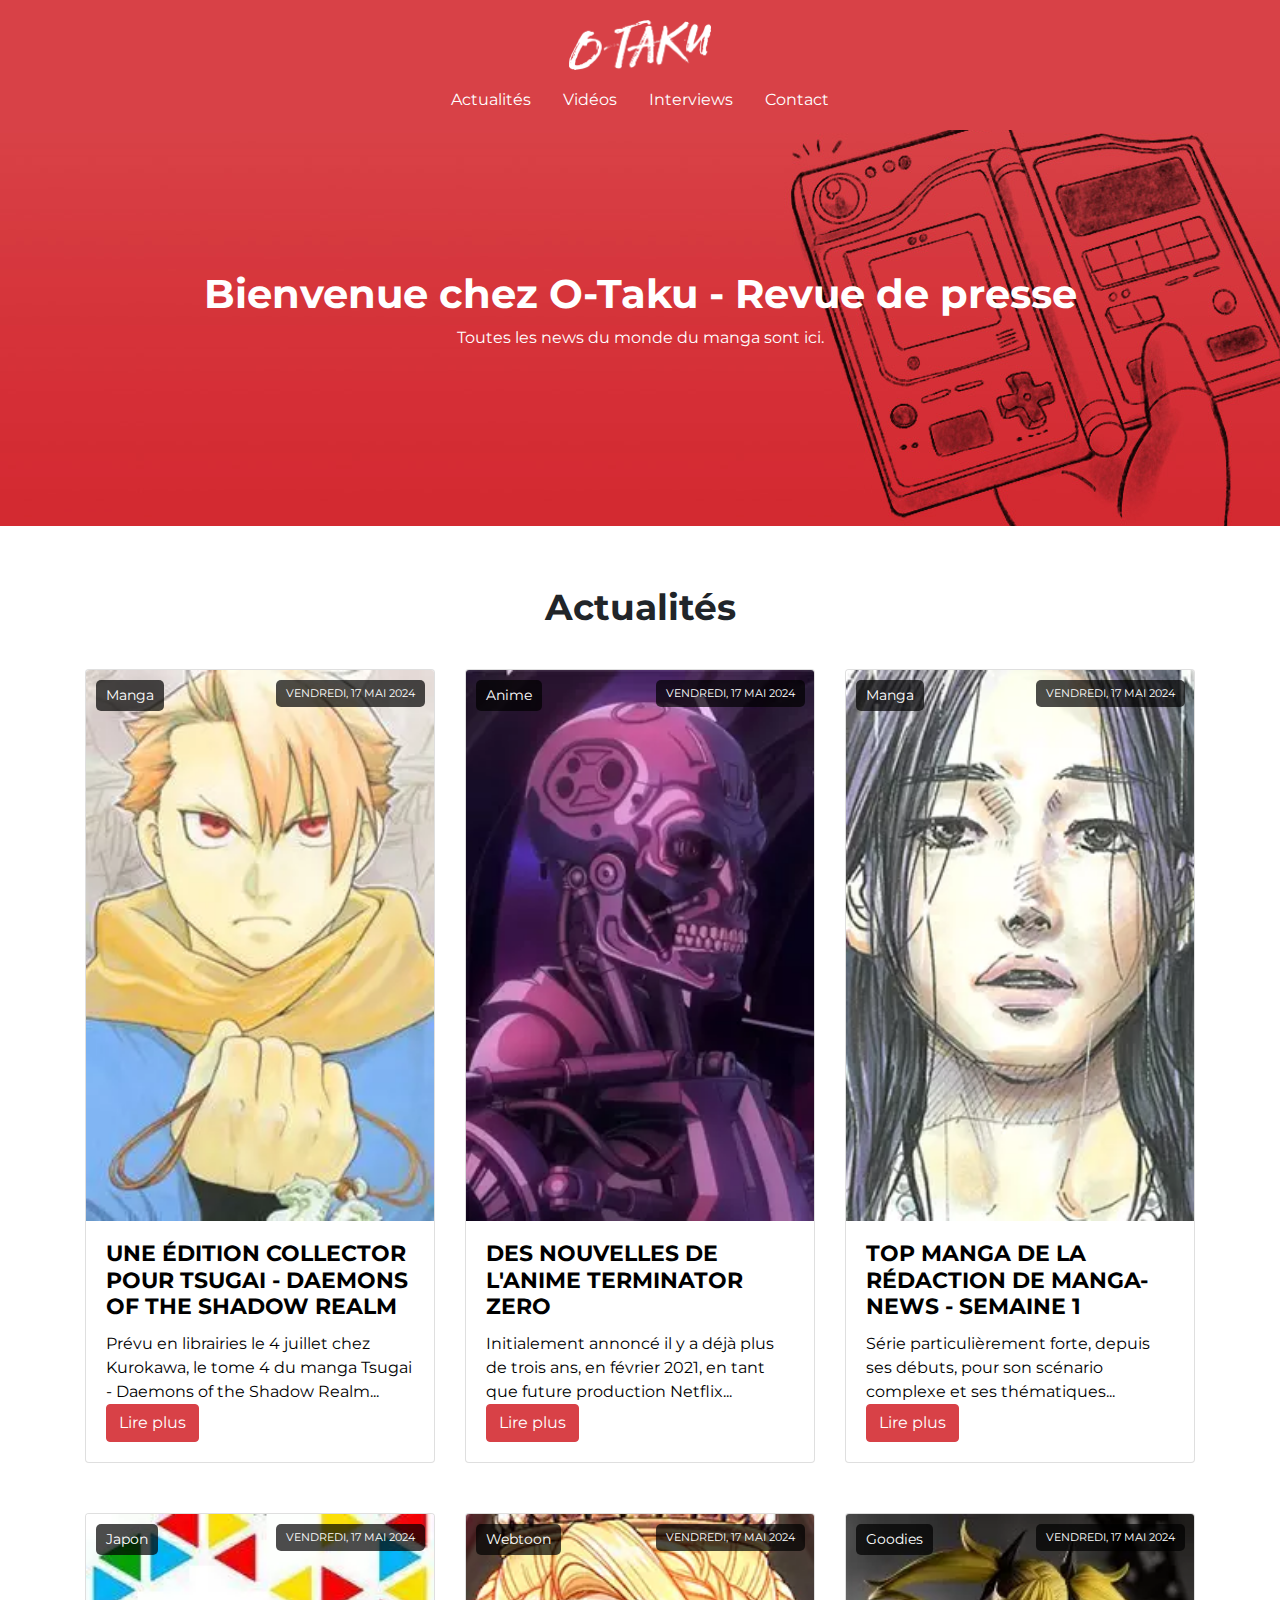
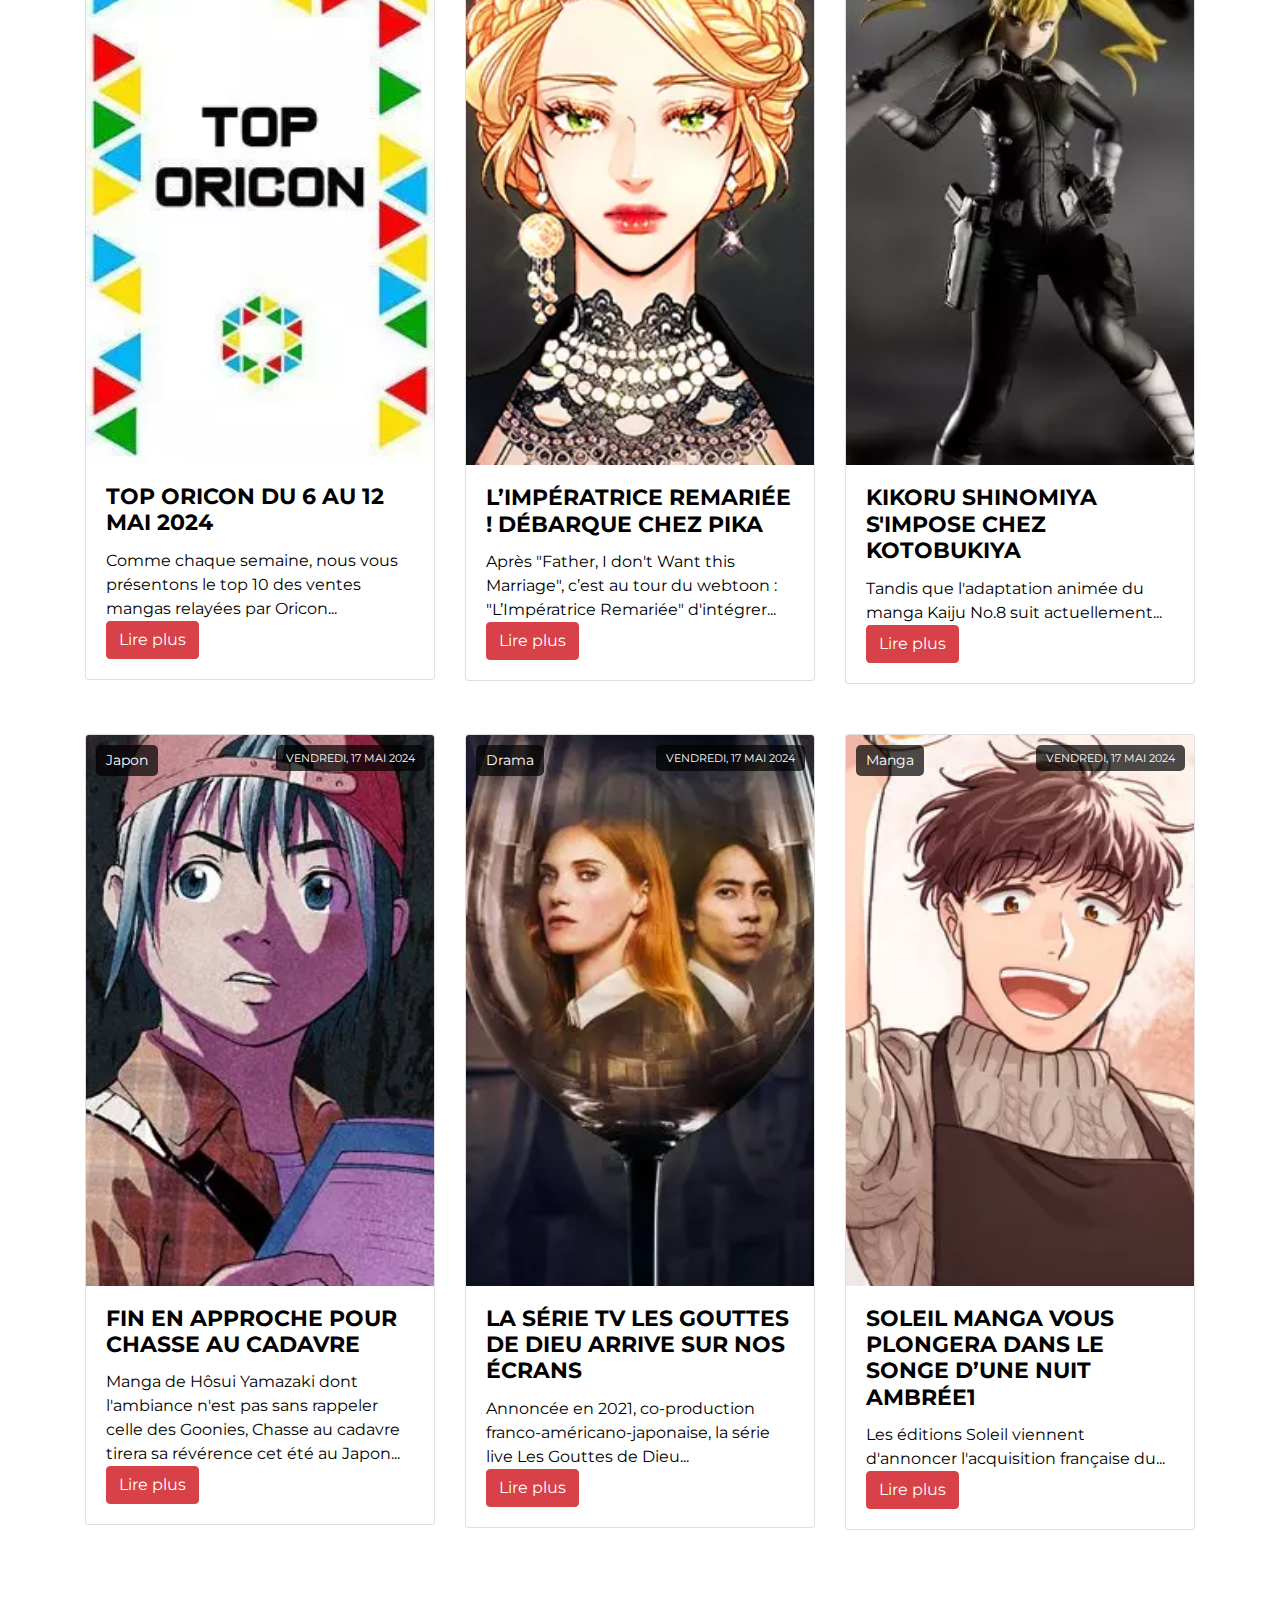
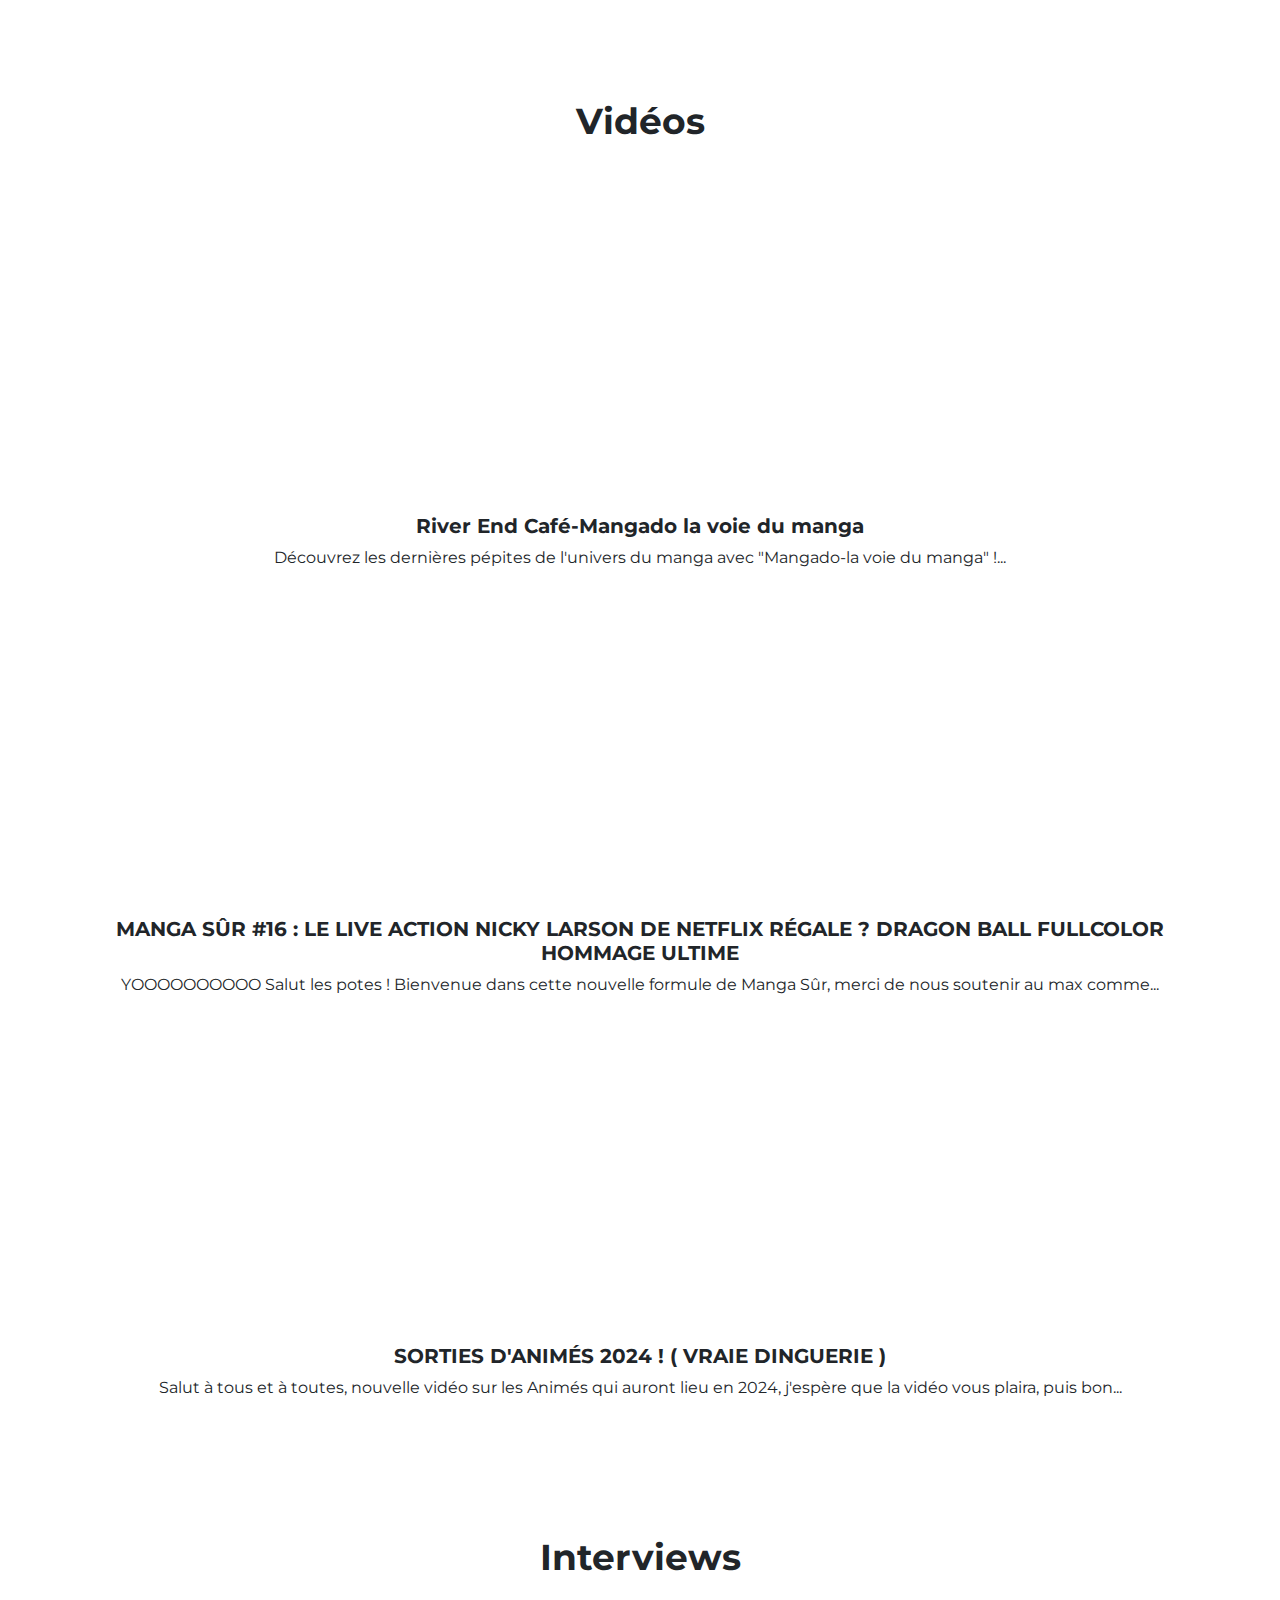
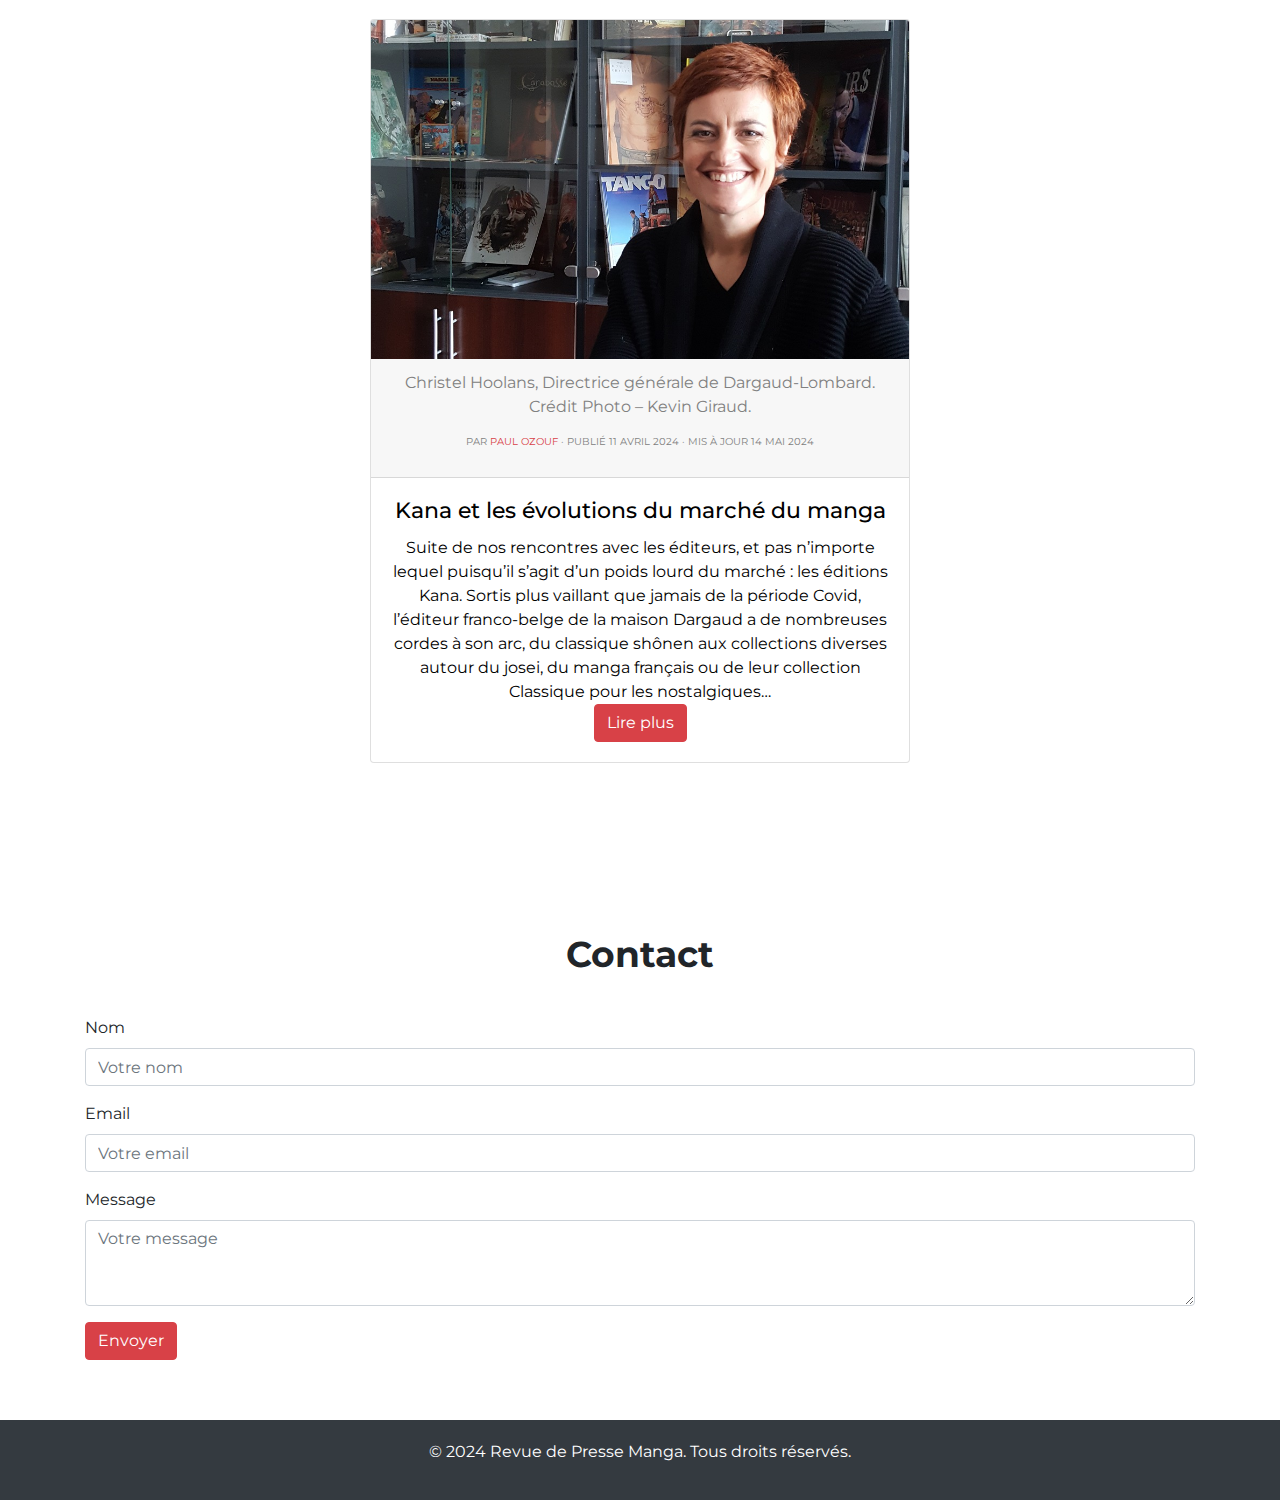
<file: index.html>
<!DOCTYPE html>
<html lang="fr">
<head>
    <meta charset="UTF-8">
    <meta name="viewport" content="width=device-width, initial-scale=1.0">
    <title>Revue de Presse Manga</title>
    <link href="https://fonts.googleapis.com/css2?family=Montserrat:wght@400;700&display=swap" rel="stylesheet">
    <link href="https://stackpath.bootstrapcdn.com/bootstrap/4.5.2/css/bootstrap.min.css" rel="stylesheet">
    <link rel="stylesheet" href="style.css">
</head>
<body>
    <header class="fixed-top">
        <div class="container text-center">
            <a href="#banner"><img src="image/logo-400px.png" alt="Logo" class="logo" style="margin: 10px;"></a>
            <nav>
                <ul class="nav justify-content-center">
                    <li class="nav-item">
                        <a class="nav-link text-white" href="#actualites">Actualités</a>
                    </li>
                    <li class="nav-item">
                        <a class="nav-link text-white" href="#video">Vidéos</a>
                    </li>
                    <li class="nav-item">
                        <a class="nav-link text-white" href="#interviews">Interviews</a>
                    </li>
                    <li class="nav-item">
                        <a class="nav-link text-white" href="#contact">Contact</a>
                    </li>
                </ul>
            </nav>            
        </div>
    </header>

    <div id="banner" class="banner text-center">
        <h1><strong>Bienvenue chez O-Taku - Revue de presse</strong></h1>
        <p>Toutes les news du monde du manga sont ici.</p>
    </div>

    <section id="actualites" class="section-padding">
        <div class="container">
            <h2 class="section-title">Actualités</h2>
            <div class="row">
            <!-- Article 1 -->
            <a href="actualité-1.html" style="color: black; text-decoration: none;">
            <div class="col-md-4">
                <div class="card">
                    <div class="image-container">
                        <img src="actualité/Daemons_of_the_Shadow_Realm_manga_news.webp" class="card-img-top" alt="News 1">
                        <div class="category-label">Manga</div>
                        <div class="category-label-2">VENDREDI, 17 MAI 2024</div>
                    </div>
                    <div class="card-body">
                        <h5 class="card-title"><strong>UNE ÉDITION COLLECTOR POUR TSUGAI - DAEMONS OF THE SHADOW REALM</strong></h5>
                        <p class="card-text">Prévu en librairies le 4 juillet chez Kurokawa, le tome 4 du manga Tsugai - Daemons of the Shadow Realm...</p>
                        <a href="actualité-1.html" class="btn btn-primary">Lire plus</a>
                    </div>
                </div>
            </div>
        </a>
                <!-- Article 2 -->
                <a href="actualité-2.html" style="color: black; text-decoration: none;">
                <div class="col-md-4">
                    <div class="card">
                        <img src="actualité/terminator-zero-anime-news.webp" class="card-img-top" alt="News 2">
                        <div class="category-label">Anime</div>
                        <div class="category-label-2">VENDREDI, 17 MAI 2024</div>
                        <div class="card-body">
                            <h5 class="card-title"><strong>DES NOUVELLES DE L'ANIME TERMINATOR ZERO</strong></h5>
                            <p class="card-text">Initialement annoncé il y a déjà plus de trois ans, en février 2021, en tant que future production Netflix...</p>
                            <a href="actualité-2.html" class="btn btn-primary">Lire plus</a>
                        </div>
                    </div>
                </div>
            </a>
                <!-- Article 3 -->
                <a href="actualité-3.html" style="color: black; text-decoration: none;">
                <div class="col-md-4">
                    <div class="card">
                        <img src="actualité/saturn-return-manga-news.webp" class="card-img-top" alt="News 3">
                        <div class="category-label">Manga</div>
                        <div class="category-label-2">VENDREDI, 17 MAI 2024</div>
                        <div class="card-body">
                            <h5 class="card-title"><strong>TOP MANGA DE LA RÉDACTION DE MANGA-NEWS - SEMAINE 1</strong></h5>
                            <p class="card-text">Série particulièrement forte, depuis ses débuts, pour son scénario complexe et ses thématiques...</p>
                            <a href="actualité-3.html" class="btn btn-primary">Lire plus</a>
                        </div>
                    </div>
                </div>
            </a>
                <!-- Article 4 -->
                <a href="actualité-4.html" style="color: black; text-decoration: none;">
                <div class="col-md-4">
                    <div class="card">
                        <img src="actualité/top-oricon-japon-2023-news.webp" class="card-img-top" alt="News 4">
                        <div class="category-label">Japon</div>
                        <div class="category-label-2">VENDREDI, 17 MAI 2024</div>
                        <div class="card-body">
                            <h5 class="card-title"><strong>TOP ORICON DU 6 AU 12 MAI 2024</strong></h5>
                            <p class="card-text">Comme chaque semaine, nous vous présentons le top 10 des ventes mangas relayées par Oricon...</p>
                            <a href="actualité-4.html" class="btn btn-primary">Lire plus</a>
                        </div>
                    </div>
                </div>
            </a>
                <!-- Article 5 -->
                <a href="actualité-5.html" style="color: black; text-decoration: none;">
                <div class="col-md-4">
                    <div class="card">
                        <img src="actualité/Imperatrice_Remariee-webtoon-news.webp" class="card-img-top" alt="News 5">
                        <div class="category-label">Webtoon</div>
                        <div class="category-label-2">VENDREDI, 17 MAI 2024</div>
                        <div class="card-body">
                            <h5 class="card-title"><strong>L’IMPÉRATRICE REMARIÉE ! DÉBARQUE CHEZ PIKA</strong></h5>
                            <p class="card-text">Après "Father, I don't Want this Marriage", c’est au tour du webtoon : "L’Impératrice Remariée" d'intégrer...</p>
                            <a href="actualité-5.html" class="btn btn-primary">Lire plus</a>
                        </div>
                    </div>
                </div>
            </a>
                <!-- Article 6 -->
                <a href="actualité-6.html" style="color: black; text-decoration: none;">
                <div class="col-md-4">
                    <div class="card">
                        <img src="actualité/news-kaiju-8-kikoru-shinomiya-kotobukiya.webp" class="card-img-top" alt="News 6">
                        <div class="category-label">Goodies</div>
                        <div class="category-label-2">VENDREDI, 17 MAI 2024</div>
                        <div class="card-body">
                            <h5 class="card-title"><strong>KIKORU SHINOMIYA S'IMPOSE CHEZ KOTOBUKIYA</strong></h5>
                            <p class="card-text">Tandis que l'adaptation animée du manga Kaiju No.8 suit actuellement...</p>
                            <a href="actualité-6.html" class="btn btn-primary">Lire plus</a>
                        </div>
                    </div>
                </div>
            </a>
                <!-- Article 7 -->
                <a href="actualité-7.html" style="color: black; text-decoration: none;">
                <div class="col-md-4">
                    <div class="card">
                        <img src="actualité/chasse-au-cadavre-news.webp" class="card-img-top" alt="News 7">
                        <div class="category-label">Japon</div>
                        <div class="category-label-2">VENDREDI, 17 MAI 2024</div>
                        <div class="card-body">
                            <h5 class="card-title"><strong>FIN EN APPROCHE POUR CHASSE AU CADAVRE</strong></h5>
                            <p class="card-text">Manga de Hôsui Yamazaki dont l'ambiance n'est pas sans rappeler celle des Goonies, Chasse au cadavre tirera sa révérence cet été au Japon...</p>
                            <a href="actualité-7.html" class="btn btn-primary">Lire plus</a>
                        </div>
                    </div>
                </div>
            </a>
                <!-- Article 8 -->
                <a href="actualité-8.html" style="color: black; text-decoration: none;">
                <div class="col-md-4">
                    <div class="card">
                        <img src="actualité/Gouttes_de_Dieu_serie_live_news.webp" class="card-img-top" alt="News 8">
                        <div class="category-label">Drama</div>
                        <div class="category-label-2">VENDREDI, 17 MAI 2024</div>
                        <div class="card-body">
                            <h5 class="card-title"><strong>LA SÉRIE TV LES GOUTTES DE DIEU ARRIVE SUR NOS ÉCRANS</strong></h5>
                            <p class="card-text">Annoncée en 2021, co-production franco-américano-japonaise, la série live Les Gouttes de Dieu...</p>
                            <a href="actualité-8.html" class="btn btn-primary">Lire plus</a>
                        </div>
                    </div>
                </div>
            </a>
                <!-- Article 9 -->
                <a href="actualité-9.html" style="color: black; text-decoration: none;">
                <div class="col-md-4">
                    <div class="card">
                        <img src="actualité/Songe_d_une_nuit_ambre_e_manga-news.webp" class="card-img-top" alt="News 9">
                        <div class="category-label">Manga</div>
                        <div class="category-label-2">VENDREDI, 17 MAI 2024</div>
                        <div class="card-body">
                            <h5 class="card-title"><strong>SOLEIL MANGA VOUS PLONGERA DANS LE SONGE D’UNE NUIT AMBRÉE1</strong></h5>
                            <p class="card-text">Les éditions Soleil viennent d'annoncer l'acquisition française du...</p>
                            <a href="actualité-9.html" class="btn btn-primary">Lire plus</a>
                        </div>
                    </div>
                </div>
            </div>
        </div>
    </a>
    </section>

    <section id="video" class="section-padding">
        <div class="container">
            <h2 class="section-title">Vidéos</h2>
            <div class="row">
                <!-- Vidéo 1 -->
                <div class="container d-flex justify-content-center">
                    <div class="row">
                        <div class="col-md-12 d-flex flex-column align-items-center">
                            <iframe width="560" height="315" src="https://www.youtube.com/embed/xkFWU4Ip-EU?si=a7onqW3pEBhhfg_L" title="YouTube video player" frameborder="0" allow="accelerometer; autoplay; clipboard-write; encrypted-media; gyroscope; picture-in-picture; web-share" referrerpolicy="strict-origin-when-cross-origin" allowfullscreen></iframe>
                            <h5 class="mt-3 text-center"><strong>River End Café-Mangado la voie du manga</strong></h5>
                            <p class="text-center">Découvrez les dernières pépites de l'univers du manga avec "Mangado-la voie du manga" !...</p>
                        </div>
                    </div>
                </div>                                            
                <!-- Vidéo 2 -->
                <div class="container d-flex justify-content-center">
                    <div class="row">
                        <div class="col-md-12 d-flex flex-column align-items-center">
                            <iframe width="560" height="315" src="https://www.youtube.com/embed/FJojQo8ekt0?si=Pe6qIJbhpHLsaoK-" title="YouTube video player" frameborder="0" allow="accelerometer; autoplay; clipboard-write; encrypted-media; gyroscope; picture-in-picture; web-share" referrerpolicy="strict-origin-when-cross-origin" allowfullscreen></iframe>
                            <h5 class="mt-3 text-center"><strong>MANGA SÛR #16 : LE LIVE ACTION NICKY LARSON DE NETFLIX RÉGALE ? DRAGON BALL FULLCOLOR HOMMAGE ULTIME</strong></h5>
                            <p class="text-center">YOOOOOOOOOO Salut les potes ! Bienvenue dans cette nouvelle formule de Manga Sûr, merci de nous soutenir au max comme...</p>
                        </div>
                    </div>
                </div> 
                <!-- Vidéo 3 -->
                <div class="container d-flex justify-content-center">
                    <div class="row">
                        <div class="col-md-12 d-flex flex-column align-items-center">
                            <iframe width="560" height="315" src="https://www.youtube.com/embed/HeZsv3dPKYs?si=s81gH9hCpwCzpmnp" title="YouTube video player" frameborder="0" allow="accelerometer; autoplay; clipboard-write; encrypted-media; gyroscope; picture-in-picture; web-share" referrerpolicy="strict-origin-when-cross-origin" allowfullscreen></iframe>
                            <h5 class="mt-3 text-center"><strong>SORTIES D'ANIMÉS 2024 ! ( VRAIE DINGUERIE )</strong></h5>
                            <p class="text-center">Salut à tous et à toutes, nouvelle vidéo sur les Animés qui auront lieu en 2024, j'espère que la vidéo vous plaira, puis bon...</p>
                        </div>
                    </div>
                </div> 
            </div>
        </div>
    </section>

    <section id="interviews" class="section-padding">
        <div class="container">
            <h2 class="section-title text-center">Interviews</h2>
            <div class="row justify-content-center">
                <!-- Interview 1 -->
                <a href="interview.html" style="color: black; text-decoration: none;">
                <div class="col-md-6 text-center">
                    <div class="card">
                        <img src="interview/Christel-Hoolans.jpg" class="card-img-top" alt="News 9">
                        <div class="card-header" style="color: grey;">
                            Christel Hoolans, Directrice générale de Dargaud-Lombard. Crédit Photo – Kevin Giraud.
                            <p style="color: grey; font-size: 10px;">
                                <br> PAR <span style="color: #d84147;">PAUL OZOUF</span> · PUBLIÉ 11 AVRIL 2024 · MIS À JOUR 14 MAI 2024
                            </p> 
                        </div>
                        <div class="card-body">
                            <h5 class="card-title">Kana et les évolutions du marché du manga</h5>
                            <p class="card-text">Suite de nos rencontres avec les éditeurs, et pas n’importe lequel puisqu’il s’agit d’un poids lourd du marché : les éditions Kana. Sortis plus vaillant que jamais de la période Covid, l’éditeur franco-belge de la maison Dargaud a de nombreuses cordes à son arc, du classique shônen aux collections diverses autour du josei, du manga français ou de leur collection Classique pour les nostalgiques…</p>
                            <a href="interview.html" class="btn btn-primary">Lire plus</a>
                        </div>
                    </div>
                </div>
            </div>
        </div>
    </a>
    </section>

    <section id="contact" class="section-padding">
        <div class="container">
            <h2 class="section-title">Contact</h2>
            <form>
                <div class="form-group">
                    <label for="name">Nom</label>
                    <input type="text" class="form-control" id="name" placeholder="Votre nom">
                </div>
                <div class="form-group">
                    <label for="email">Email</label>
                    <input type="email" class="form-control" id="email" placeholder="Votre email">
                </div>
                <div class="form-group">
                    <label for="message">Message</label>
                    <textarea class="form-control" id="message" rows="3" placeholder="Votre message"></textarea>
                </div>
                <button type="submit" class="btn btn-primary">Envoyer</button>
            </form>
        </div>
    </section>

    <footer class="text-center">
        <p>&copy; 2024 Revue de Presse Manga. Tous droits réservés.</p>
    </footer>

    <script src="javascript.js"></script> <!-- Lien vers votre fichier JavaScript -->
    <script src="https://code.jquery.com/jquery-3.5.1.slim.min.js"></script>
    <script src="https://cdn.jsdelivr.net/npm/@popperjs/core@2.9.2/dist/umd/popper.min.js"></script>
    <script src="https://stackpath.bootstrapcdn.com/bootstrap/4.5.2/js/bootstrap.min.js"></script>
</body>
</html>
</file>
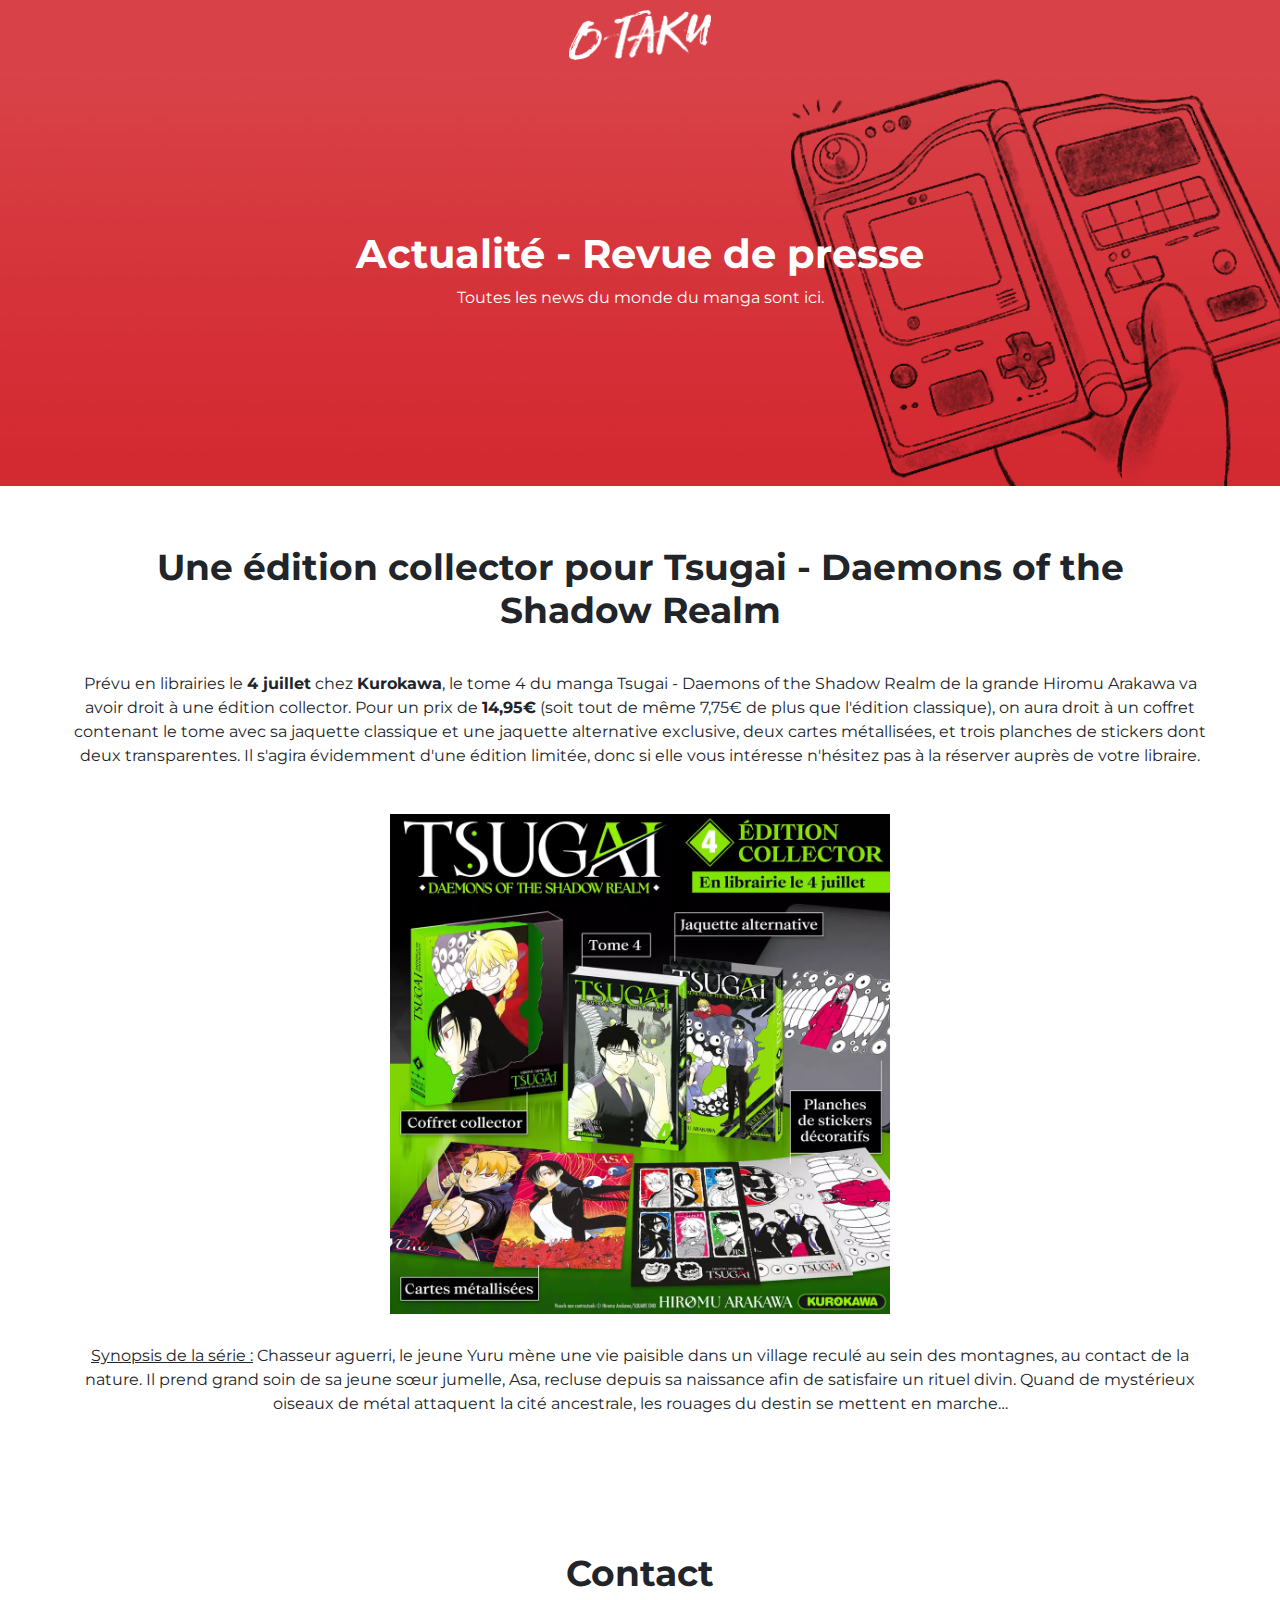
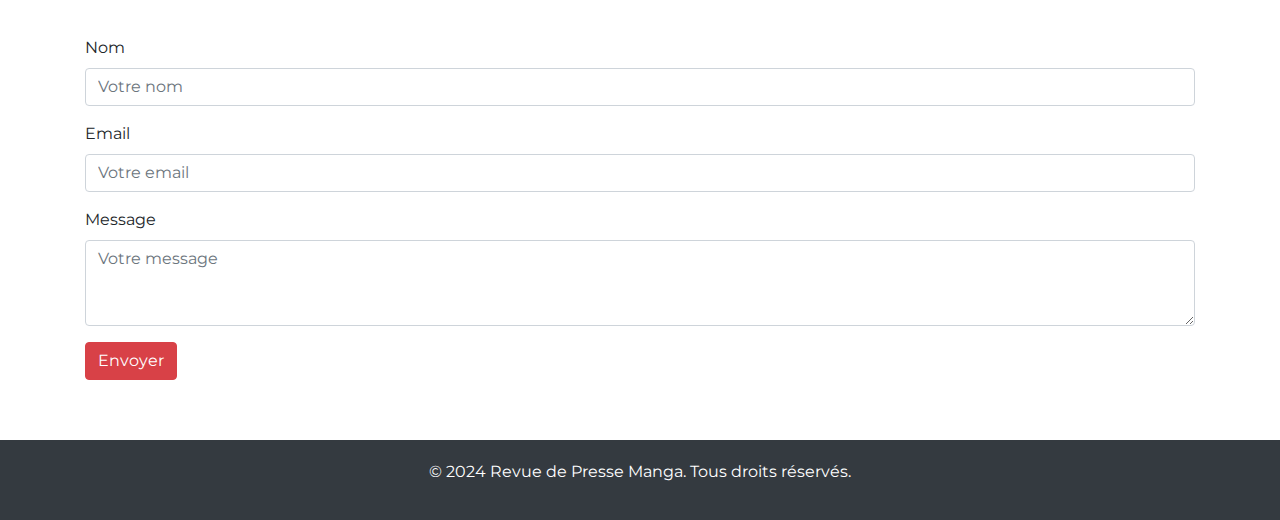
<file: actualité-1.html>
<!DOCTYPE html>
<html lang="fr">
<head>
    <meta charset="UTF-8">
    <meta name="viewport" content="width=device-width, initial-scale=1.0">
    <title>Revue de Presse Manga</title>
    <link href="https://fonts.googleapis.com/css2?family=Montserrat:wght@400;700&display=swap" rel="stylesheet">
    <link href="https://stackpath.bootstrapcdn.com/bootstrap/4.5.2/css/bootstrap.min.css" rel="stylesheet">
    <link rel="stylesheet" href="style.css">
</head>
<body>
    <header class="fixed-top">
        <div class="container text-center">
            <a href="index.html">
                <img src="image/logo-400px.png" alt="Logo" class="logo">
            </a>
        </div>
    </header>

    <div class="banner text-center" style="margin-top: 70px;">
        <h1><strong>Actualité - Revue de presse</strong></h1>
        <p>Toutes les news du monde du manga sont ici.</p>
    </div>

<section id="actualites" class="section-padding">
    <div class="container">
        <h2 class="section-title text-center">Une édition collector pour Tsugai - Daemons of the Shadow Realm</h2>
        <div class="row justify-content-center align-items-center">
            <div class="text-center">
                    <p>Prévu en librairies le <strong>4 juillet</strong> chez <strong>Kurokawa</strong>, le tome 4 du manga Tsugai - Daemons of the Shadow Realm de la grande Hiromu Arakawa va avoir droit à une édition collector.

                        Pour un prix de <strong>14,95€</strong> (soit tout de même 7,75€ de plus que l'édition classique), on aura droit à un coffret contenant le tome avec sa jaquette classique et une jaquette alternative exclusive, deux cartes métallisées, et trois planches de stickers dont deux transparentes.
                        
                        Il s'agira évidemment d'une édition limitée, donc si elle vous intéresse n'hésitez pas à la réserver auprès de votre libraire.</p>
            </div>
            <div class="text-center">
                <img src="actualité/tsugai-4-collector-kurokawa-annonce.webp" style="max-height: 500px; margin-top: 30px; margin-bottom: 30px;" alt="News 1">
            </div>
            <div class="text-center">
                    <p><u>Synopsis de la série :</u>

                        Chasseur aguerri, le jeune Yuru mène une vie paisible dans un village reculé au sein des montagnes, au contact de la nature. Il prend grand soin de sa jeune sœur jumelle, Asa, recluse depuis sa naissance afin de satisfaire un rituel divin. Quand de mystérieux oiseaux de métal attaquent la cité ancestrale, les rouages du destin se mettent en marche…</p>
            </div>
        </div>
    </div>
</section>


    <section id="contact" class="section-padding">
        <div class="container">
            <h2 class="section-title">Contact</h2>
            <form>
                <div class="form-group">
                    <label for="name">Nom</label>
                    <input type="text" class="form-control" id="name" placeholder="Votre nom">
                </div>
                <div class="form-group">
                    <label for="email">Email</label>
                    <input type="email" class="form-control" id="email" placeholder="Votre email">
                </div>
                <div class="form-group">
                    <label for="message">Message</label>
                    <textarea class="form-control" id="message" rows="3" placeholder="Votre message"></textarea>
                </div>
                <button type="submit" class="btn btn-primary">Envoyer</button>
            </form>
        </div>
    </section>

    <footer class="text-center">
        <p>&copy; 2024 Revue de Presse Manga. Tous droits réservés.</p>
    </footer>

    <script src="https://code.jquery.com/jquery-3.5.1.slim.min.js"></script>
    <script src="https://cdn.jsdelivr.net/npm/@popperjs/core@2.9.2/dist/umd/popper.min.js"></script>
    <script src="https://stackpath.bootstrapcdn.com/bootstrap/4.5.2/js/bootstrap.min.js"></script>
</body>
</html>
</file>
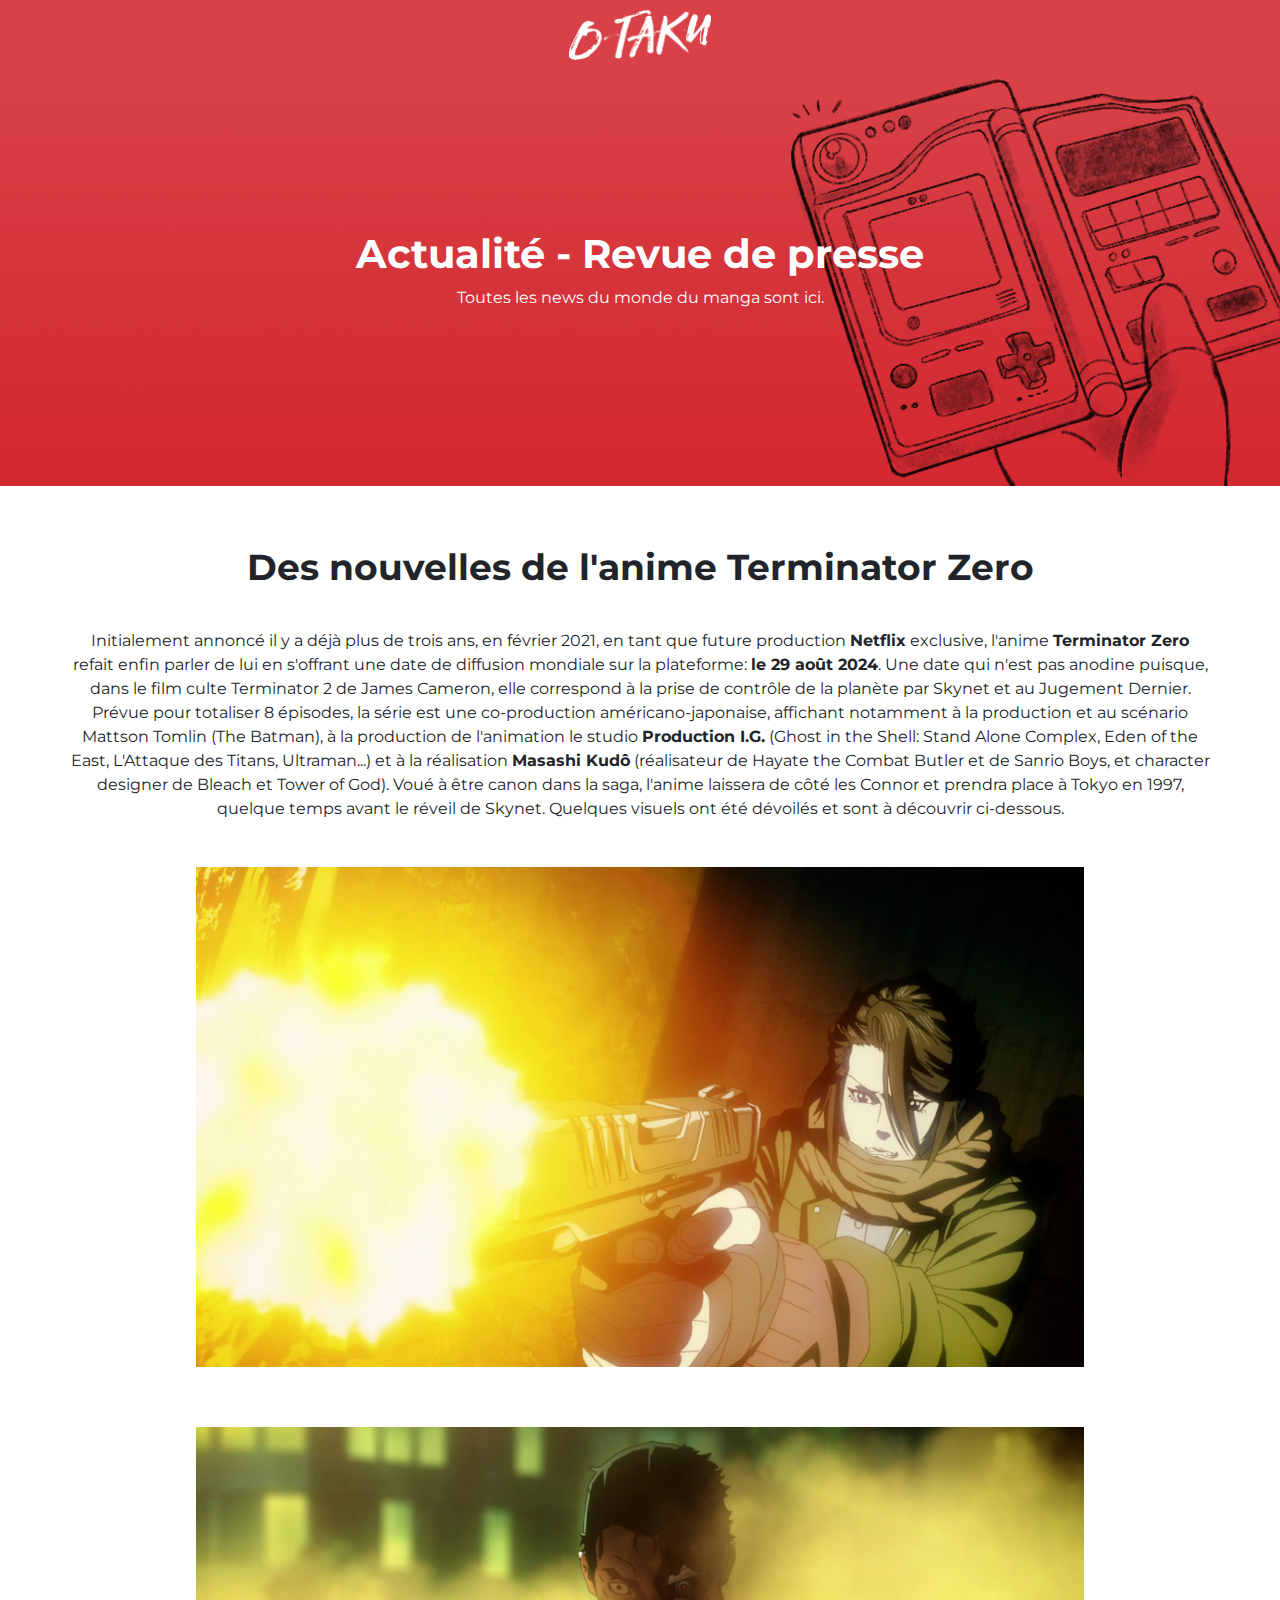
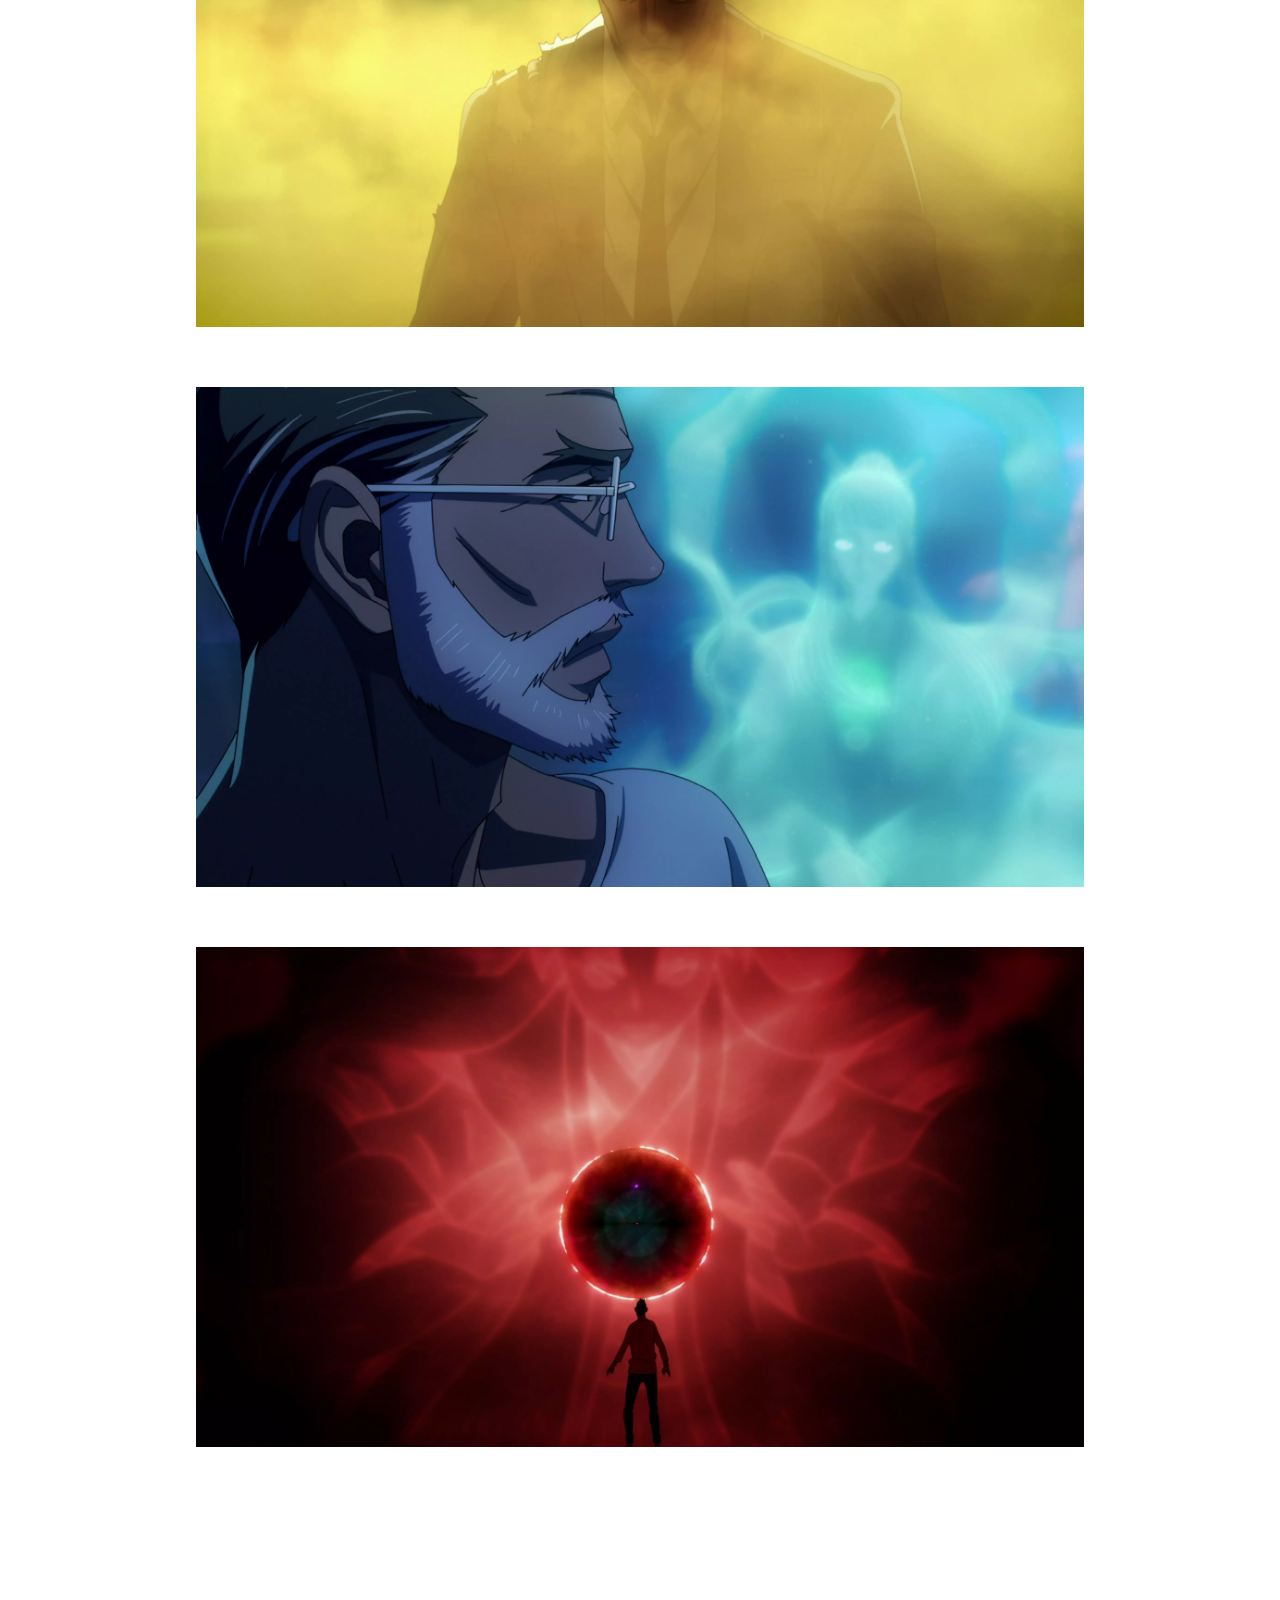
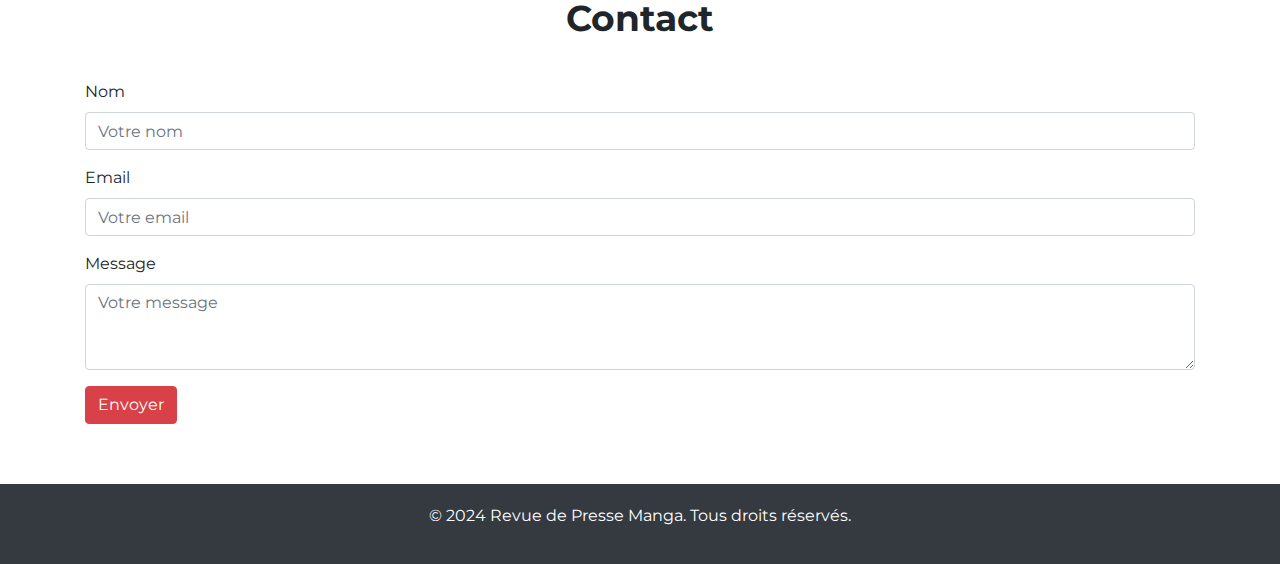
<file: actualité-2.html>
<!DOCTYPE html>
<html lang="fr">
<head>
    <meta charset="UTF-8">
    <meta name="viewport" content="width=device-width, initial-scale=1.0">
    <title>Revue de Presse Manga</title>
    <link href="https://fonts.googleapis.com/css2?family=Montserrat:wght@400;700&display=swap" rel="stylesheet">
    <link href="https://stackpath.bootstrapcdn.com/bootstrap/4.5.2/css/bootstrap.min.css" rel="stylesheet">
    <link rel="stylesheet" href="style.css">
</head>
<body>
    <header class="fixed-top">
        <div class="container text-center">
            <a href="index.html">
                <img src="image/logo-400px.png" alt="Logo" class="logo">
            </a>
        </div>
    </header>

    <div class="banner text-center" style="margin-top: 70px;">
        <h1><strong>Actualité - Revue de presse</strong></h1>
        <p>Toutes les news du monde du manga sont ici.</p>
    </div>

<section id="actualites" class="section-padding">
    <div class="container">
        <h2 class="section-title text-center">Des nouvelles de l'anime Terminator Zero</h2>
        <div class="row justify-content-center align-items-center">
            <div class="text-center">
                    <p>Initialement annoncé il y a déjà plus de trois ans, en février 2021, en tant que future production <strong>Netflix</strong> exclusive, l'anime <strong>Terminator Zero</strong> refait enfin parler de lui en s'offrant une date de diffusion mondiale sur la plateforme: <strong>le 29 août 2024</strong>. Une date qui n'est pas anodine puisque, dans le film culte Terminator 2 de James Cameron, elle correspond à la prise de contrôle de la planète par Skynet et au Jugement Dernier.

                        Prévue pour totaliser 8 épisodes, la série est une co-production américano-japonaise, affichant notamment à la production et au scénario Mattson Tomlin (The Batman), à la production de l'animation le studio <strong>Production I.G.</strong> (Ghost in the Shell: Stand Alone Complex, Eden of the East, L'Attaque des Titans, Ultraman...) et à la réalisation <strong>Masashi Kudô</strong> (réalisateur de Hayate the Combat Butler et de Sanrio Boys, et character designer de Bleach et Tower of God).
                        
                        Voué à être canon dans la saga, l'anime laissera de côté les Connor et prendra place à Tokyo en 1997, quelque temps avant le réveil de Skynet. Quelques visuels ont été dévoilés et sont à découvrir ci-dessous.
                        
                        </p>
            </div>
            <div class="text-center">
                <img src="actualité/terminator-zero-screenshot-1.webp" style="max-height: 500px; margin-top: 30px; margin-bottom: 30px;" alt="News 1">
            </div>
            <div class="text-center">
                <img src="actualité/terminator-zero-screenshot-2.webp" style="max-height: 500px; margin-top: 30px; margin-bottom: 30px;" alt="News 1">
            </div>
            <div class="text-center">
                <img src="actualité/terminator-zero-screenshot-3.webp" style="max-height: 500px; margin-top: 30px; margin-bottom: 30px;" alt="News 1">
            </div>
            <div class="text-center">
                <img src="actualité/terminator-zero-screenshot-4.webp" style="max-height: 500px; margin-top: 30px; margin-bottom: 30px;" alt="News 1">
            </div>
        </div>
    </div>
</section>


    <section id="contact" class="section-padding">
        <div class="container">
            <h2 class="section-title">Contact</h2>
            <form>
                <div class="form-group">
                    <label for="name">Nom</label>
                    <input type="text" class="form-control" id="name" placeholder="Votre nom">
                </div>
                <div class="form-group">
                    <label for="email">Email</label>
                    <input type="email" class="form-control" id="email" placeholder="Votre email">
                </div>
                <div class="form-group">
                    <label for="message">Message</label>
                    <textarea class="form-control" id="message" rows="3" placeholder="Votre message"></textarea>
                </div>
                <button type="submit" class="btn btn-primary">Envoyer</button>
            </form>
        </div>
    </section>

    <footer class="text-center">
        <p>&copy; 2024 Revue de Presse Manga. Tous droits réservés.</p>
    </footer>

    <script src="https://code.jquery.com/jquery-3.5.1.slim.min.js"></script>
    <script src="https://cdn.jsdelivr.net/npm/@popperjs/core@2.9.2/dist/umd/popper.min.js"></script>
    <script src="https://stackpath.bootstrapcdn.com/bootstrap/4.5.2/js/bootstrap.min.js"></script>
</body>
</html>
</file>
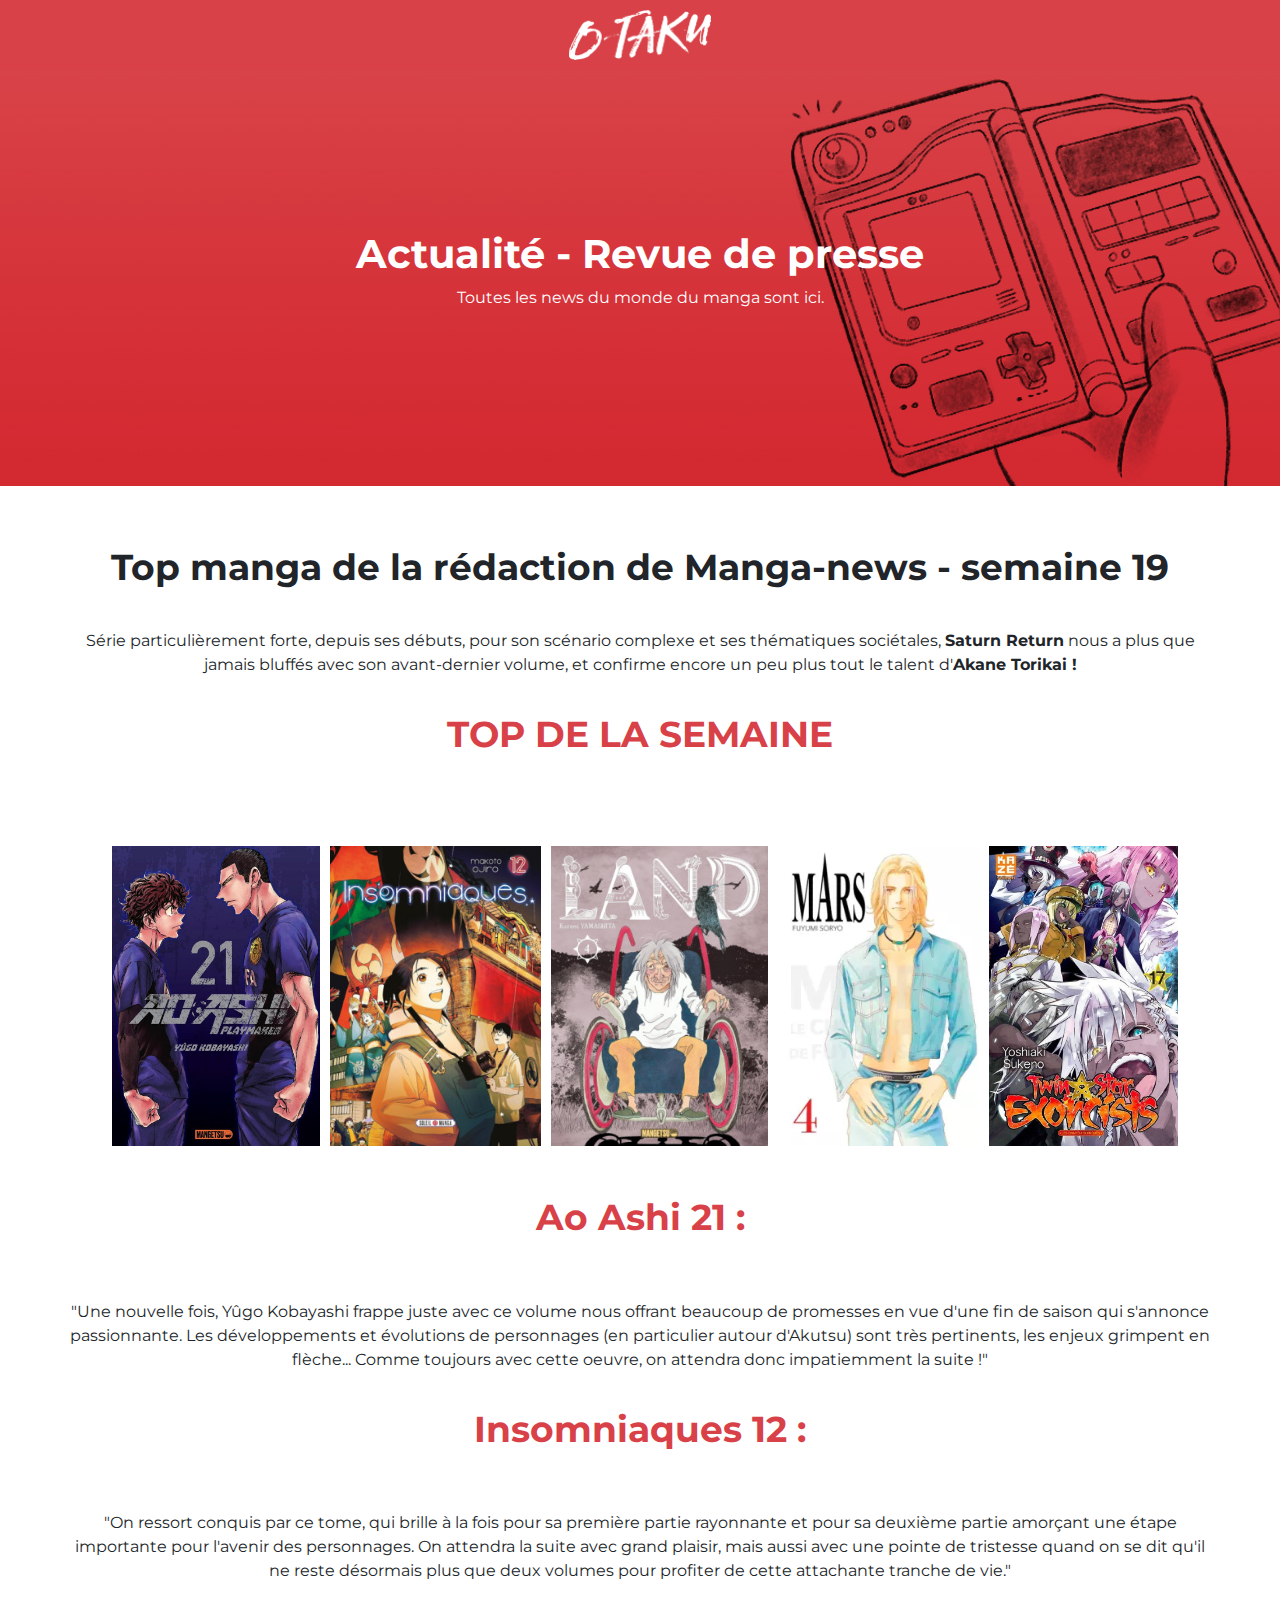
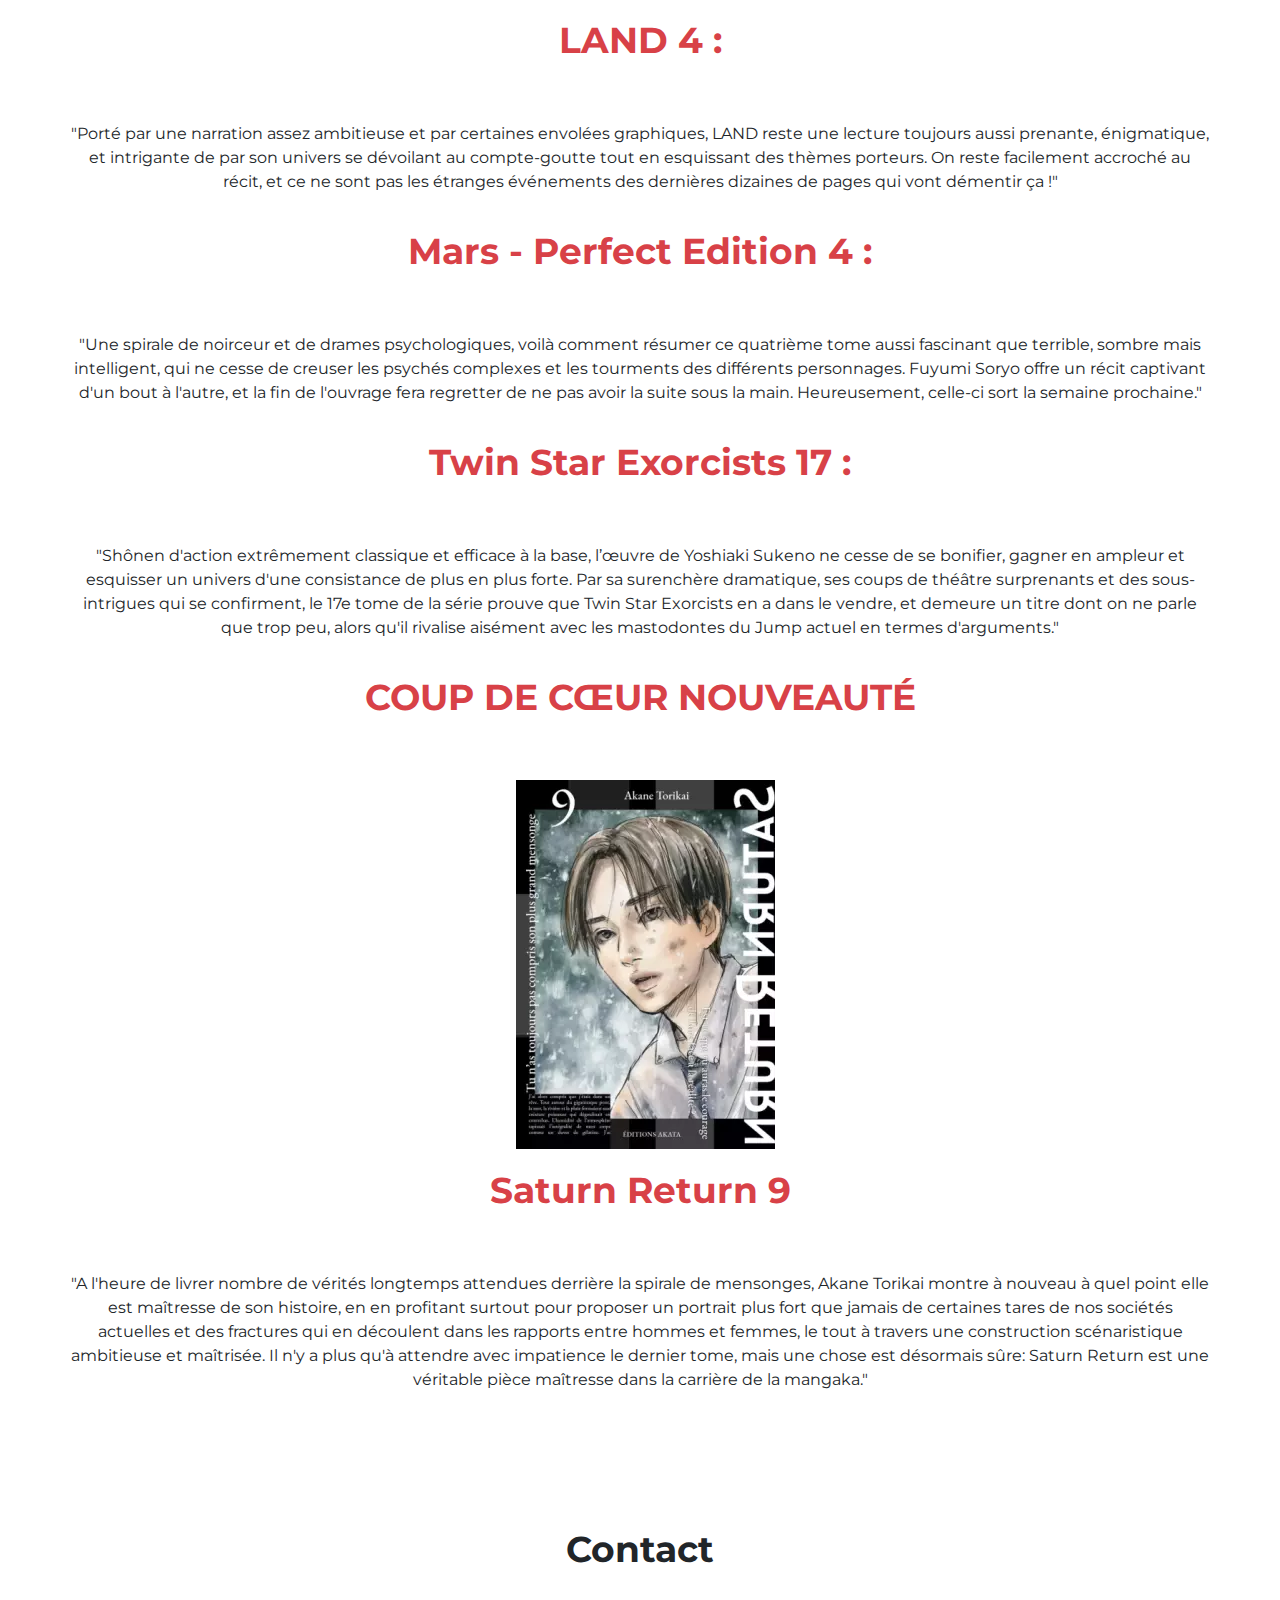
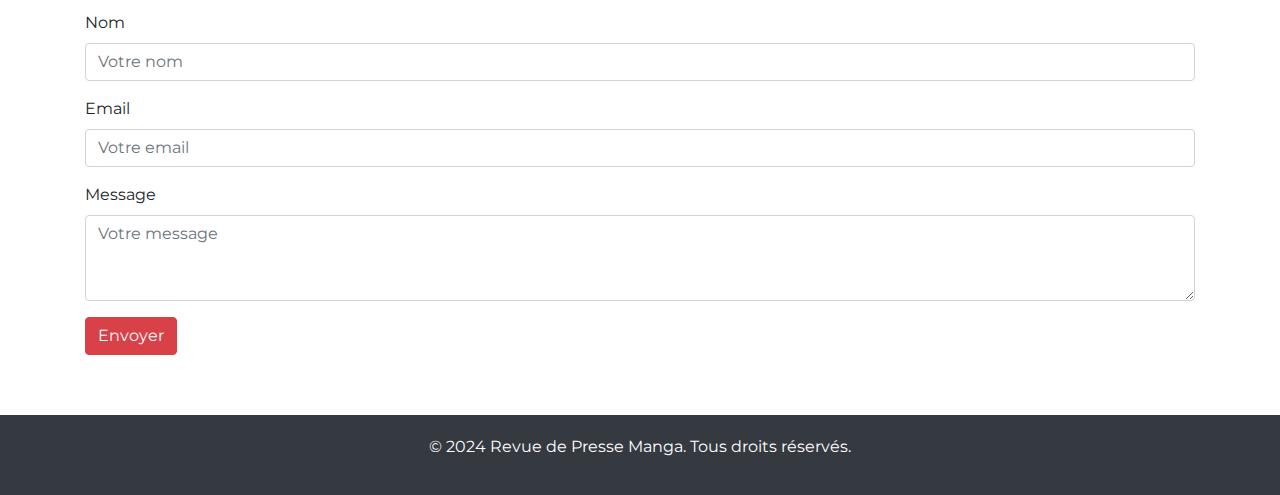
<file: actualité-3.html>
<!DOCTYPE html>
<html lang="fr">
<head>
    <meta charset="UTF-8">
    <meta name="viewport" content="width=device-width, initial-scale=1.0">
    <title>Revue de Presse Manga</title>
    <link href="https://fonts.googleapis.com/css2?family=Montserrat:wght@400;700&display=swap" rel="stylesheet">
    <link href="https://stackpath.bootstrapcdn.com/bootstrap/4.5.2/css/bootstrap.min.css" rel="stylesheet">
    <link rel="stylesheet" href="style.css">
</head>
<body>
    <header class="fixed-top">
        <div class="container text-center">
            <a href="index.html">
                <img src="image/logo-400px.png" alt="Logo" class="logo">
            </a>
        </div>
    </header>

    <div class="banner text-center" style="margin-top: 70px;">
        <h1><strong>Actualité - Revue de presse</strong></h1>
        <p>Toutes les news du monde du manga sont ici.</p>
    </div>

<section id="actualites" class="section-padding">
    <div class="container">
        <h2 class="section-title text-center">Top manga de la rédaction de Manga-news - semaine 19</h2>
        <div class="row justify-content-center align-items-center">
            <div class="text-center">
                    <p>Série particulièrement forte, depuis ses débuts, pour son scénario complexe et ses thématiques sociétales, <strong>Saturn Return</strong> nous a plus que jamais bluffés avec son avant-dernier volume, et confirme encore un peu plus tout le talent d'<strong>Akane Torikai !</strong></p>
            </div>
            <div class="container" style="margin: 20px; color: #d84147">
                <h3 class="section-title text-center">TOP DE LA SEMAINE</h3>
            </div>
            <div class="text-center">
                <img src="actualité/AO_ASHI_T21_-_Mangetsu_large.jpg" style="max-height: 300px; margin-top: 30px; margin-bottom: 30px; margin-left: 10px;" alt="News 1">
            </div>
            <div class="text-center">
                <img src="actualité/Insomniaques_T12_-_Soleil_medium.jpg" style="max-height: 300px; margin-top: 30px; margin-bottom: 30px; margin-left: 10px;" alt="News 1">
            </div>
            <div class="text-center">
                <img src="actualité/Land_T04_-_Mangetsu_medium.jpg" style="max-height: 300px; margin-top: 30px; margin-bottom: 30px; margin-left: 10px;" alt="News 1">
            </div>
            <div class="text-center">
                <img src="actualité/Mars_-_Perfect_Edition_T04_-_Panini_medium.webp" style="max-height: 300px; margin-top: 30px; margin-bottom: 30px; margin-left: 10px;" alt="News 1">
            </div>
            <div class="text-center">
                <img src="actualité/twin-star-exorcist-17-kaze_large.jpg" style="max-height: 300px; margin-top: 30px; margin-bottom: 30px; margin-left: 10px;" alt="News 1">
            </div>
            <div class="container" style="margin: 20px; color: #d84147">
                <h3 class="section-title text-center">Ao Ashi 21 :</h3>
            </div>
            <div class="text-center">
                    <p>"Une nouvelle fois, Yûgo Kobayashi frappe juste avec ce volume nous offrant beaucoup de promesses en vue d'une fin de saison qui s'annonce passionnante. Les développements et évolutions de personnages (en particulier autour d'Akutsu) sont très pertinents, les enjeux grimpent en flèche... Comme toujours avec cette oeuvre, on attendra donc impatiemment la suite !"</p>
            </div>
            <div class="container" style="margin: 20px; color: #d84147">
                <h3 class="section-title text-center">Insomniaques 12 :</h3>
            </div>
            <div class="text-center">
                    <p>"On ressort conquis par ce tome, qui brille à la fois pour sa première partie rayonnante et pour sa deuxième partie amorçant une étape importante pour l'avenir des personnages. On attendra la suite avec grand plaisir, mais aussi avec une pointe de tristesse quand on se dit qu'il ne reste désormais plus que deux volumes pour profiter de cette attachante tranche de vie."</p>
            </div>
            <div class="container" style="margin: 20px; color: #d84147">
                <h3 class="section-title text-center">LAND 4 :</h3>
            </div>
            <div class="text-center">
                    <p>"Porté par une narration assez ambitieuse et par certaines envolées graphiques, LAND reste une lecture toujours aussi prenante, énigmatique, et intrigante de par son univers se dévoilant au compte-goutte tout en esquissant des thèmes porteurs. On reste facilement accroché au récit, et ce ne sont pas les étranges événements des dernières dizaines de pages qui vont démentir ça !"</p>
            </div>
            <div class="container" style="margin: 20px; color: #d84147">
                <h3 class="section-title text-center">Mars - Perfect Edition 4 :</h3>
            </div>
            <div class="text-center">
                    <p>"Une spirale de noirceur et de drames psychologiques, voilà comment résumer ce quatrième tome aussi fascinant que terrible, sombre mais intelligent, qui ne cesse de creuser les psychés complexes et les tourments des différents personnages. Fuyumi Soryo offre un récit captivant d'un bout à l'autre, et la fin de l'ouvrage fera regretter de ne pas avoir la suite sous la main. Heureusement, celle-ci sort la semaine prochaine."</p>
            </div>
            <div class="container" style="margin: 20px; color: #d84147">
                <h3 class="section-title text-center">Twin Star Exorcists 17 :</h3>
            </div>
            <div class="text-center">
                    <p>"Shônen d'action extrêmement classique et efficace à la base, l’œuvre de Yoshiaki Sukeno ne cesse de se bonifier, gagner en ampleur et esquisser un univers d'une consistance de plus en plus forte. Par sa surenchère dramatique, ses coups de théâtre surprenants et des sous-intrigues qui se confirment, le 17e tome de la série prouve que Twin Star Exorcists en a dans le vendre, et demeure un titre dont on ne parle que trop peu, alors qu'il rivalise aisément avec les mastodontes du Jump actuel en termes d'arguments."</p>
            </div>
            <div class="container" style="margin: 20px; color: #d84147">
                <h3 class="section-title text-center">COUP DE CŒUR NOUVEAUTÉ</h3>
            </div>
            <div class="text-center">
                    <img src="actualité/Saturn_Return_-_Tome_9_-_Akata_medium.webp" style="max-height: 500px; margin-left: 10px;" alt="News 1">
            </div>
            <div class="container" style="margin: 20px; color: #d84147">
                <h3 class="section-title text-center">Saturn Return 9</h3>
            </div>
            <div class="text-center">
                    <p>"A l'heure de livrer nombre de vérités longtemps attendues derrière la spirale de mensonges, Akane Torikai montre à nouveau à quel point elle est maîtresse de son histoire, en en profitant surtout pour proposer un portrait plus fort que jamais de certaines tares de nos sociétés actuelles et des fractures qui en découlent dans les rapports entre hommes et femmes, le tout à travers une construction scénaristique ambitieuse et maîtrisée. Il n'y a plus qu'à attendre avec impatience le dernier tome, mais une chose est désormais sûre: Saturn Return est une véritable pièce maîtresse dans la carrière de la mangaka."</p>
            </div>
        </div>
    </div>
</section>


    <section id="contact" class="section-padding">
        <div class="container">
            <h2 class="section-title">Contact</h2>
            <form>
                <div class="form-group">
                    <label for="name">Nom</label>
                    <input type="text" class="form-control" id="name" placeholder="Votre nom">
                </div>
                <div class="form-group">
                    <label for="email">Email</label>
                    <input type="email" class="form-control" id="email" placeholder="Votre email">
                </div>
                <div class="form-group">
                    <label for="message">Message</label>
                    <textarea class="form-control" id="message" rows="3" placeholder="Votre message"></textarea>
                </div>
                <button type="submit" class="btn btn-primary">Envoyer</button>
            </form>
        </div>
    </section>

    <footer class="text-center">
        <p>&copy; 2024 Revue de Presse Manga. Tous droits réservés.</p>
    </footer>

    <script src="https://code.jquery.com/jquery-3.5.1.slim.min.js"></script>
    <script src="https://cdn.jsdelivr.net/npm/@popperjs/core@2.9.2/dist/umd/popper.min.js"></script>
    <script src="https://stackpath.bootstrapcdn.com/bootstrap/4.5.2/js/bootstrap.min.js"></script>
</body>
</html>
</file>
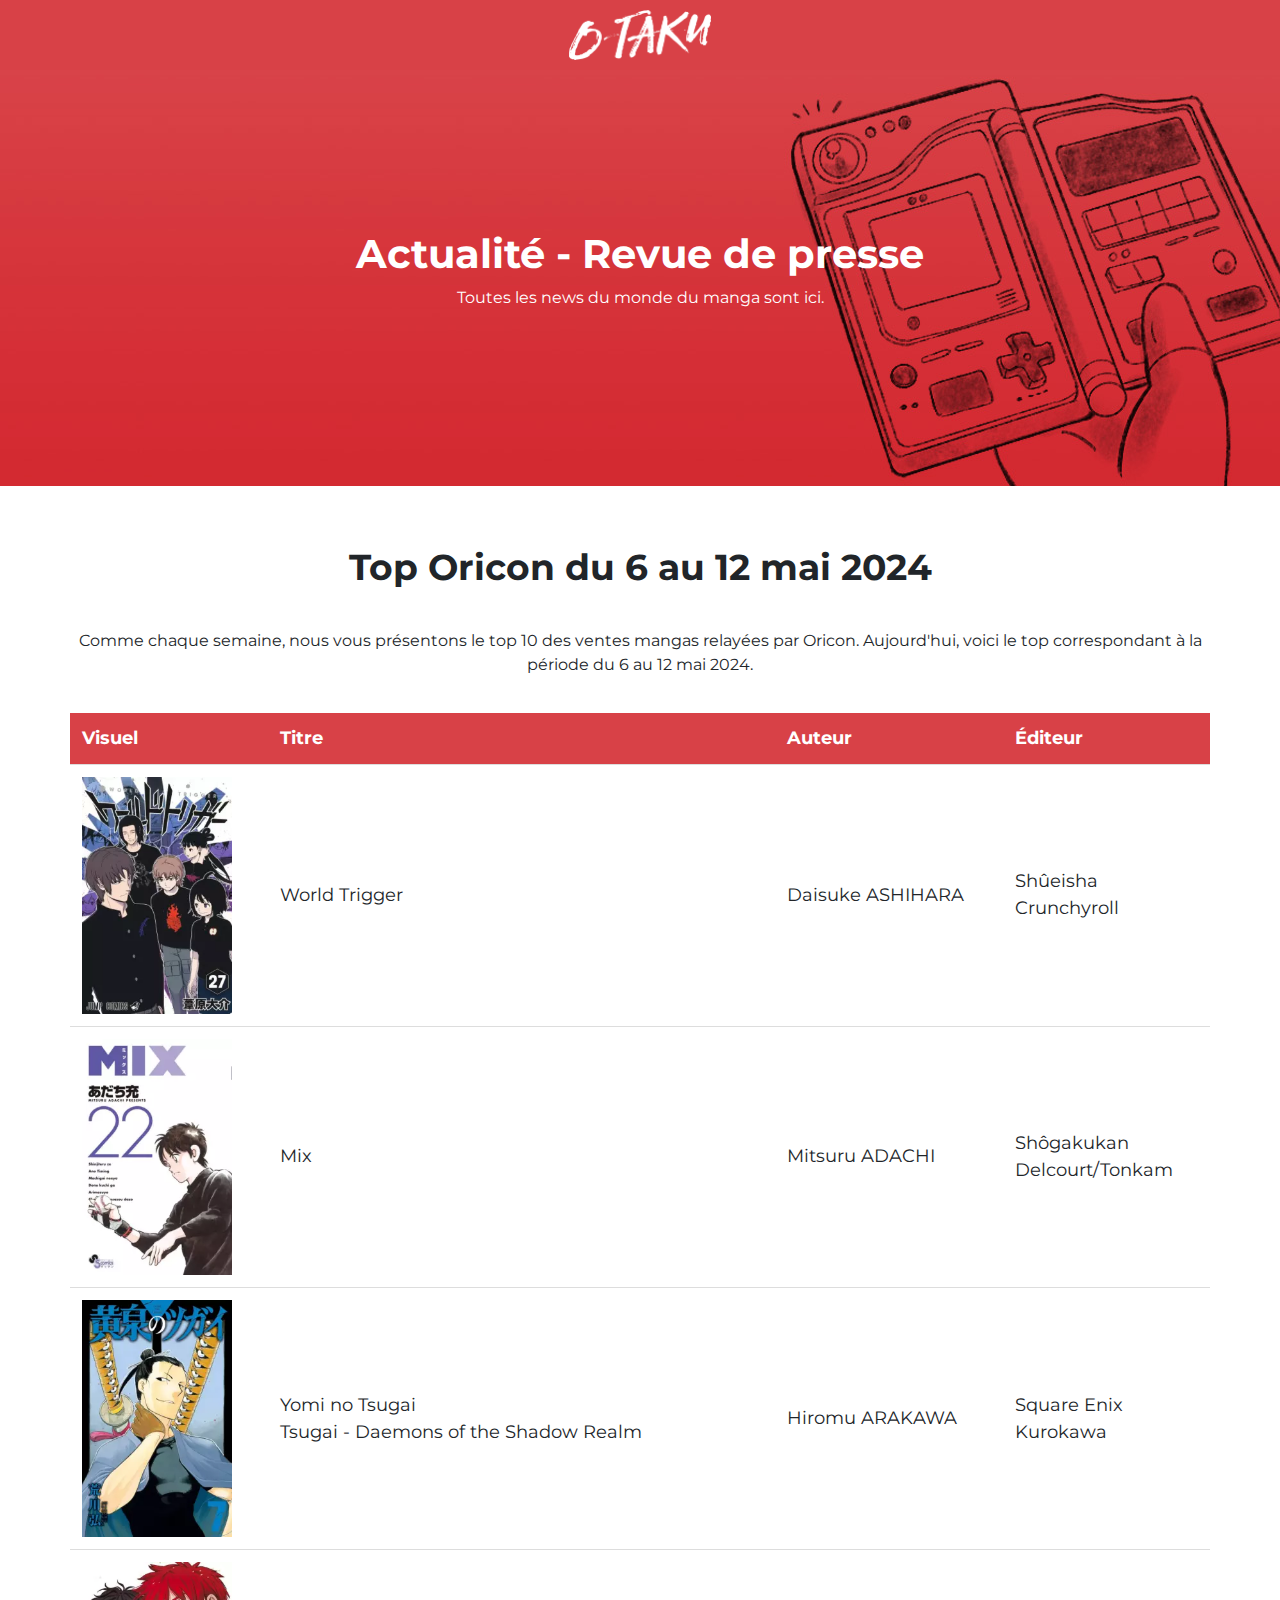
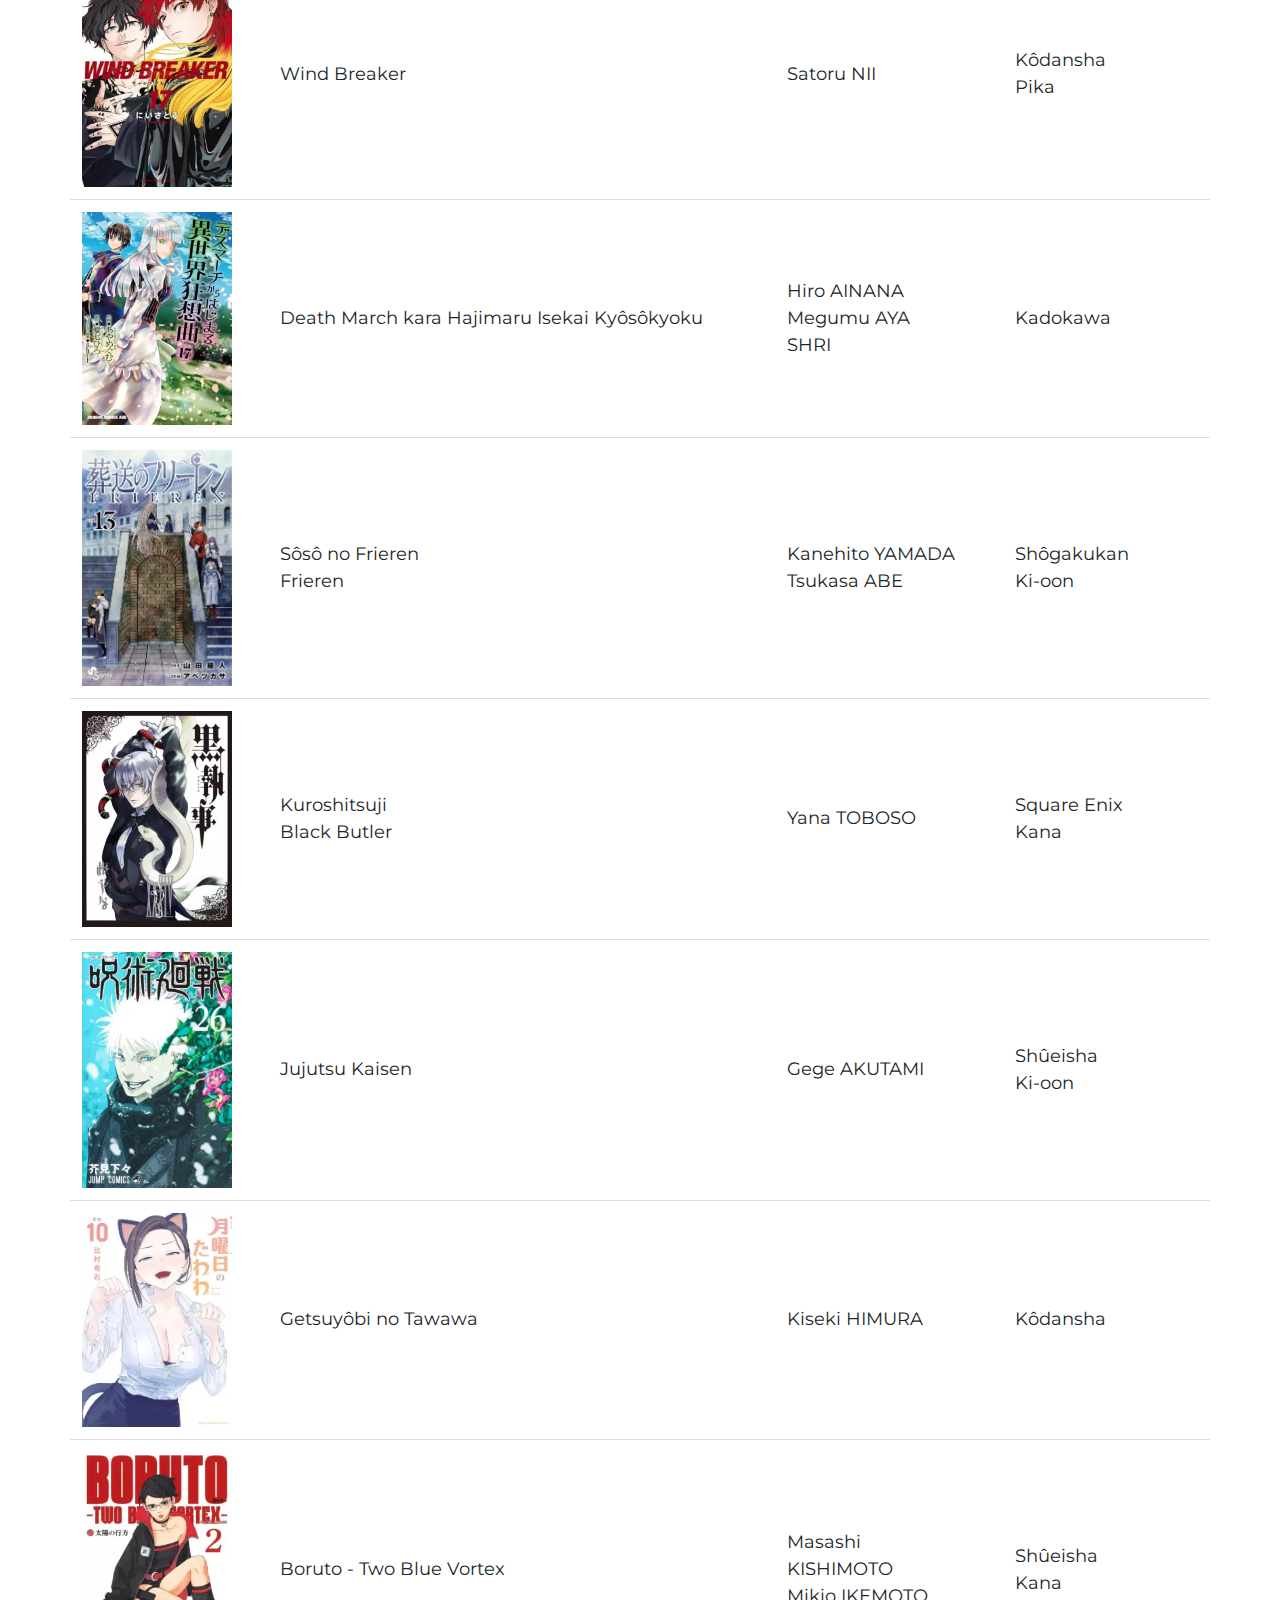
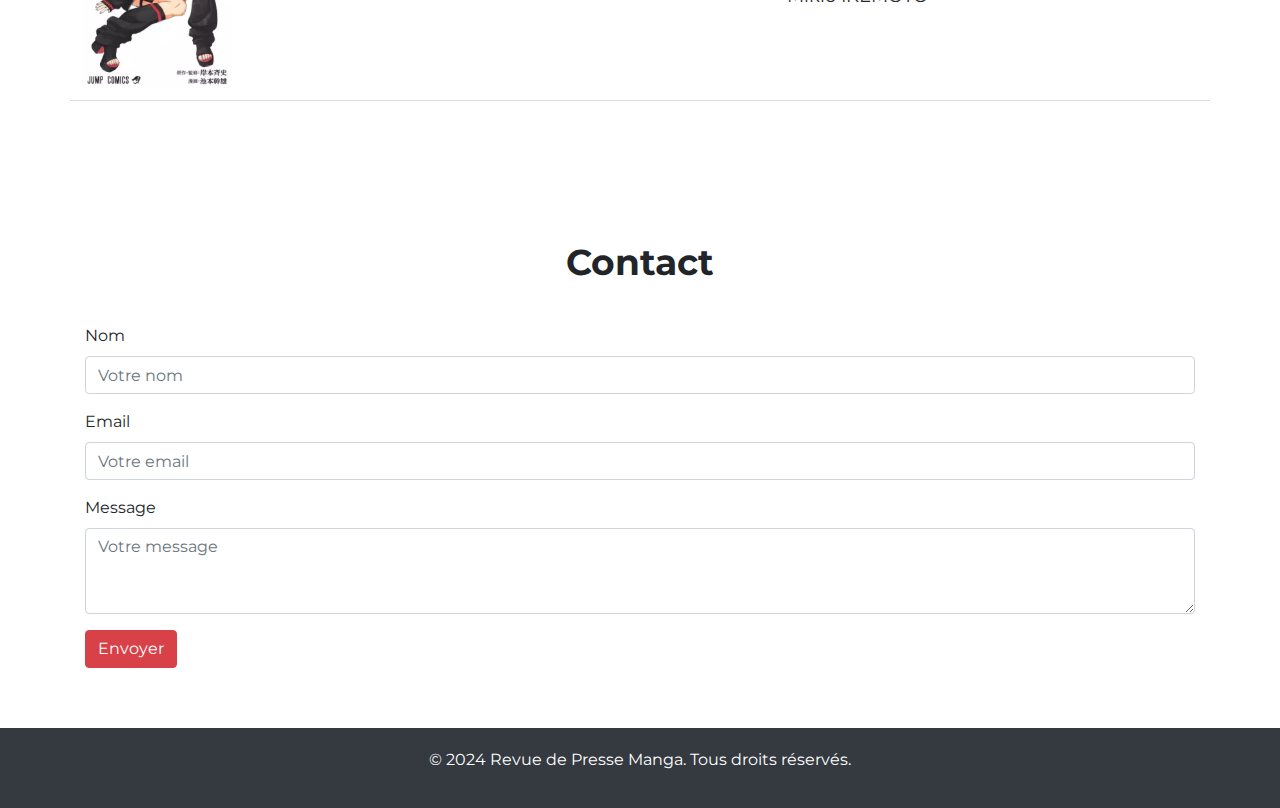
<file: actualité-4.html>
<!DOCTYPE html>
<html lang="fr">
<head>
    <meta charset="UTF-8">
    <meta name="viewport" content="width=device-width, initial-scale=1.0">
    <title>Revue de Presse Manga</title>
    <link href="https://fonts.googleapis.com/css2?family=Montserrat:wght@400;700&display=swap" rel="stylesheet">
    <link href="https://stackpath.bootstrapcdn.com/bootstrap/4.5.2/css/bootstrap.min.css" rel="stylesheet">
    <link rel="stylesheet" href="style.css">
</head>
<body>
    <header class="fixed-top">
        <div class="container text-center">
            <a href="index.html">
                <img src="image/logo-400px.png" alt="Logo" class="logo">
            </a>
        </div>
    </header>

    <div class="banner text-center" style="margin-top: 70px;">
        <h1><strong>Actualité - Revue de presse</strong></h1>
        <p>Toutes les news du monde du manga sont ici.</p>
    </div>

<section id="actualites" class="section-padding">
    <div class="container">
        <h2 class="section-title text-center">Top Oricon du 6 au 12 mai 2024</h2>
        <div class="row justify-content-center align-items-center">
            <div class="text-center">
                    <p>Comme chaque semaine, nous vous présentons le top 10 des ventes mangas relayées par Oricon. Aujourd'hui, voici le top correspondant à la période du 6 au 12 mai 2024.</p>
            </div>

            <style>
                table {
                    width: 100%;
                    border-collapse: collapse;
                    margin: 20px 0;
                    font-size: 18px;
                    text-align: left;
                }
                th, td {
                    padding: 12px;
                    border-bottom: 1px solid #ddd;
                }
                th {
                    background-color: #d84147;
                    color: white;
                }
            </style>
        </head>
        <body>
        
            <table>
                <thead>
                    <tr>
                        <th>Visuel</th>
                        <th>Titre</th>
                        <th>Auteur</th>
                        <th>Éditeur</th>
                    </tr>
                </thead>
                <tbody>
                    <tr>
                        <td><img src="actualité/Tableau-4/World-Trigger-27-jp_medium.webp" alt="Visuel 1" style="width: 150px;"></td>
                        <td>World Trigger</td>
                        <td>Daisuke ASHIHARA</td>
                        <td>Shûeisha <br> 
                            Crunchyroll</td>
                    </tr>
                    <tr>
                        <td><img src="actualité/Tableau-4/MIX-22-jp_medium.webp" alt="Visuel 2" style="width: 150px;"></td>
                        <td>Mix</td>
                        <td>Mitsuru ADACHI</td>
                        <td>Shôgakukan <br>
                            Delcourt/Tonkam</td>
                    </tr>
                    <tr>
                        <td><img src="actualité/Tableau-4/Yomi-no-Tsugai-7-jp_medium.webp" alt="Visuel 3" style="width: 150px;"></td>
                        <td>Yomi no Tsugai <br>
                            Tsugai - Daemons of the Shadow Realm</td>
                        <td>Hiromu ARAKAWA</td>
                        <td>Square Enix <br>
                            Kurokawa</td>
                    </tr>
                    <tr>
                        <td><img src="actualité/Tableau-4/Wind-Breaker-17-jp_medium.webp" alt="Visuel 3" style="width: 150px;"></td>
                        <td>Wind Breaker</td>
                        <td>Satoru NII</td>
                        <td>Kôdansha <br>
                            Pika</td>
                    </tr>
                    <tr>
                        <td><img src="actualité/Tableau-4/Death-March-kara-Hajimaru-Isekai-Kyosokyoku-17-jp_medium.webp" alt="Visuel 3" style="width: 150px;"></td>
                        <td>Death March kara Hajimaru Isekai Kyôsôkyoku</td>
                        <td>Hiro AINANA <br>
                            Megumu AYA <br>
                            SHRI</td>
                        <td>Kadokawa</td>
                    </tr>
                    <tr>
                        <td><img src="actualité/Tableau-4/Soso-no-Frieren-13-jp_large.webp" alt="Visuel 3" style="width: 150px;"></td>
                        <td>Sôsô no Frieren <br>
                            Frieren</td>
                        <td>Kanehito YAMADA <br>
                            Tsukasa ABE</td>
                        <td>Shôgakukan <br>
                            Ki-oon</td>
                    </tr>
                    <tr>
                        <td><img src="actualité/Tableau-4/Kuroshitsuji-34-jp_medium.webp" alt="Visuel 3" style="width: 150px;"></td>
                        <td>Kuroshitsuji <br>
                            Black Butler</td>
                        <td>Yana TOBOSO</td>
                        <td>Square Enix <br>
                            Kana</td>
                    </tr>
                    <tr>
                        <td><img src="actualité/Tableau-4/Jujutsu-Kaisen-26-jp_medium.webp" alt="Visuel 3" style="width: 150px;"></td>
                        <td>Jujutsu Kaisen</td>
                        <td>Gege AKUTAMI</td>
                        <td>Shûeisha <br>
                            Ki-oon</td>
                    </tr>
                    <tr>
                        <td><img src="actualité/Tableau-4/Getsuyobi-no-Twawa-10-jp_large.webp" alt="Visuel 3" style="width: 150px;"></td>
                        <td>Getsuyôbi no Tawawa</td>
                        <td>Kiseki HIMURA</td>
                        <td>Kôdansha</td>
                    </tr>
                    <tr>
                        <td><img src="actualité/Tableau-4/Boruto-Two-Blue-Vortex-2-jp_medium.webp" alt="Visuel 3" style="width: 150px;"></td>
                        <td>Boruto - Two Blue Vortex</td>
                        <td>Masashi <br>
                            KISHIMOTO <br>
                            Mikio IKEMOTO</td>
                        <td>Shûeisha <br>
                            Kana</td>
                    </tr>
                </tbody>
            </table>

        </div>
    </div>
</section>


    <section id="contact" class="section-padding">
        <div class="container">
            <h2 class="section-title">Contact</h2>
            <form>
                <div class="form-group">
                    <label for="name">Nom</label>
                    <input type="text" class="form-control" id="name" placeholder="Votre nom">
                </div>
                <div class="form-group">
                    <label for="email">Email</label>
                    <input type="email" class="form-control" id="email" placeholder="Votre email">
                </div>
                <div class="form-group">
                    <label for="message">Message</label>
                    <textarea class="form-control" id="message" rows="3" placeholder="Votre message"></textarea>
                </div>
                <button type="submit" class="btn btn-primary">Envoyer</button>
            </form>
        </div>
    </section>

    <footer class="text-center">
        <p>&copy; 2024 Revue de Presse Manga. Tous droits réservés.</p>
    </footer>

    <script src="https://code.jquery.com/jquery-3.5.1.slim.min.js"></script>
    <script src="https://cdn.jsdelivr.net/npm/@popperjs/core@2.9.2/dist/umd/popper.min.js"></script>
    <script src="https://stackpath.bootstrapcdn.com/bootstrap/4.5.2/js/bootstrap.min.js"></script>
</body>
</html>
</file>
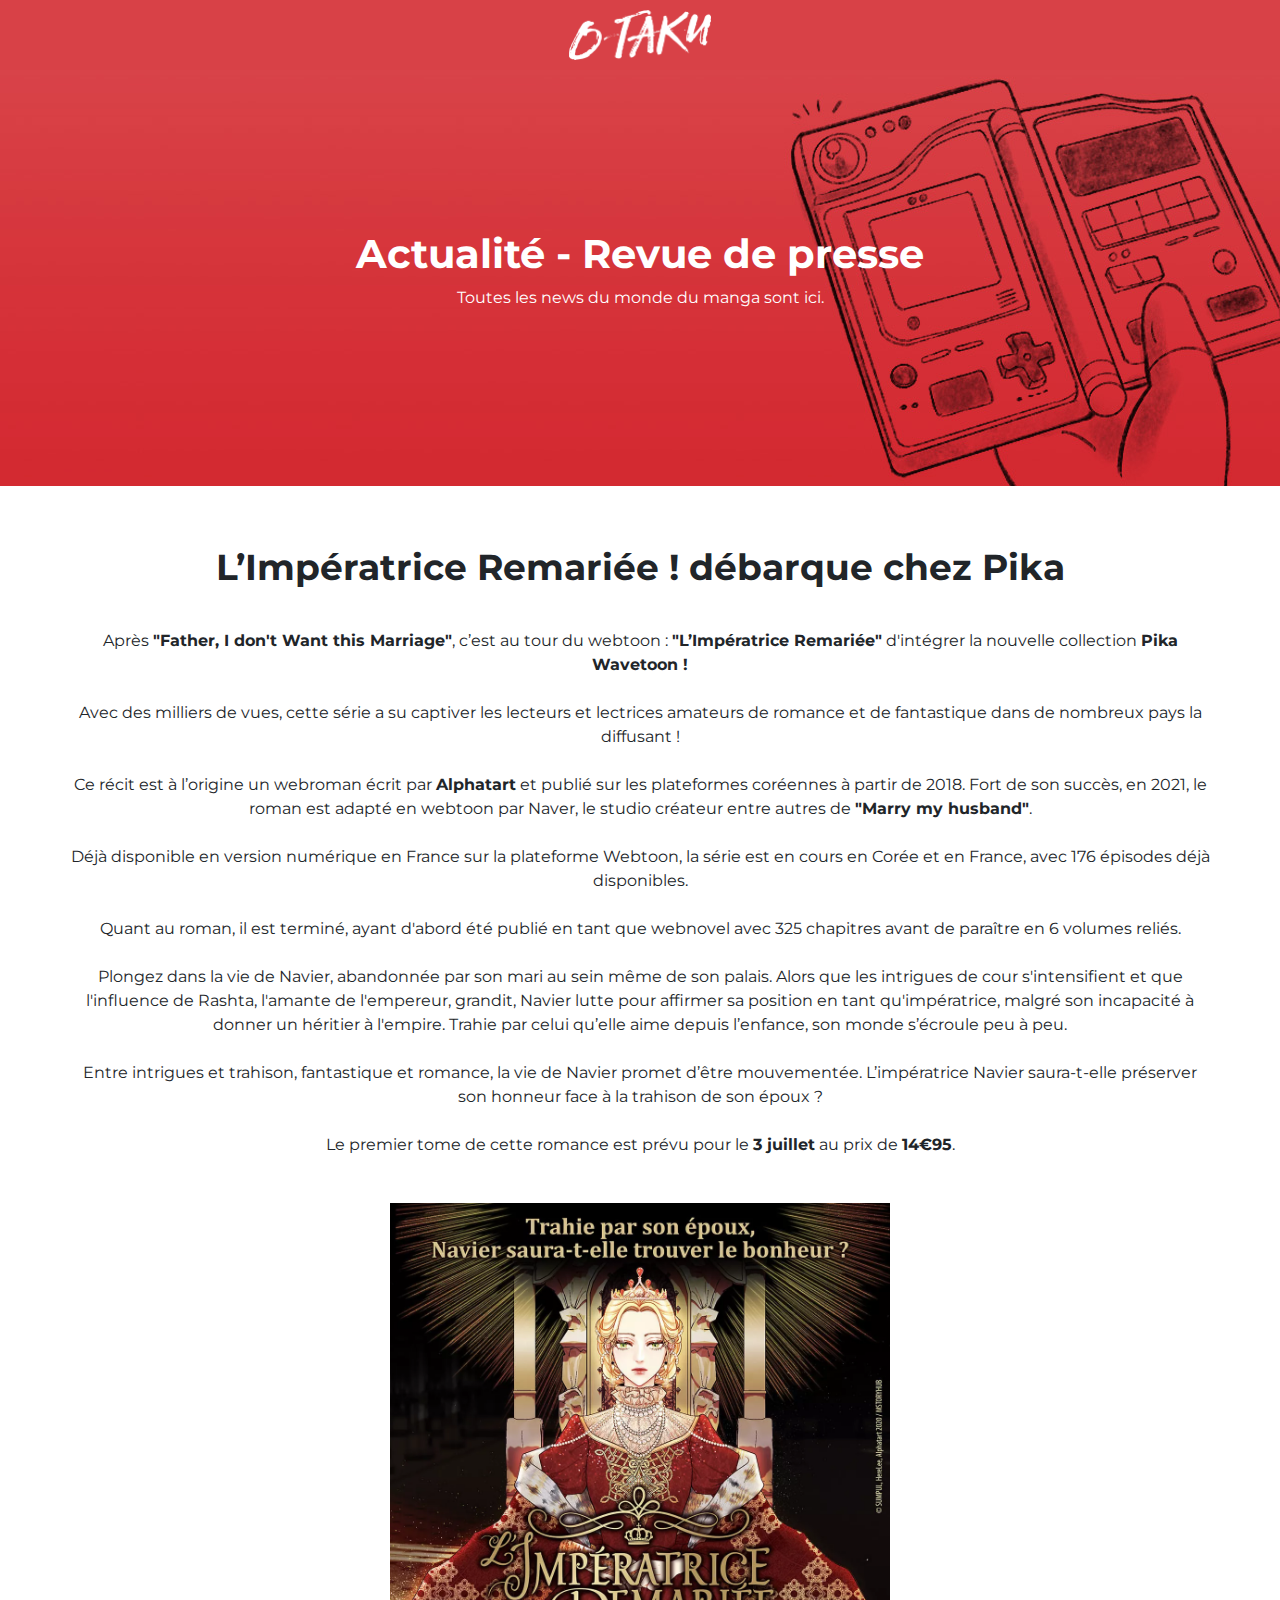
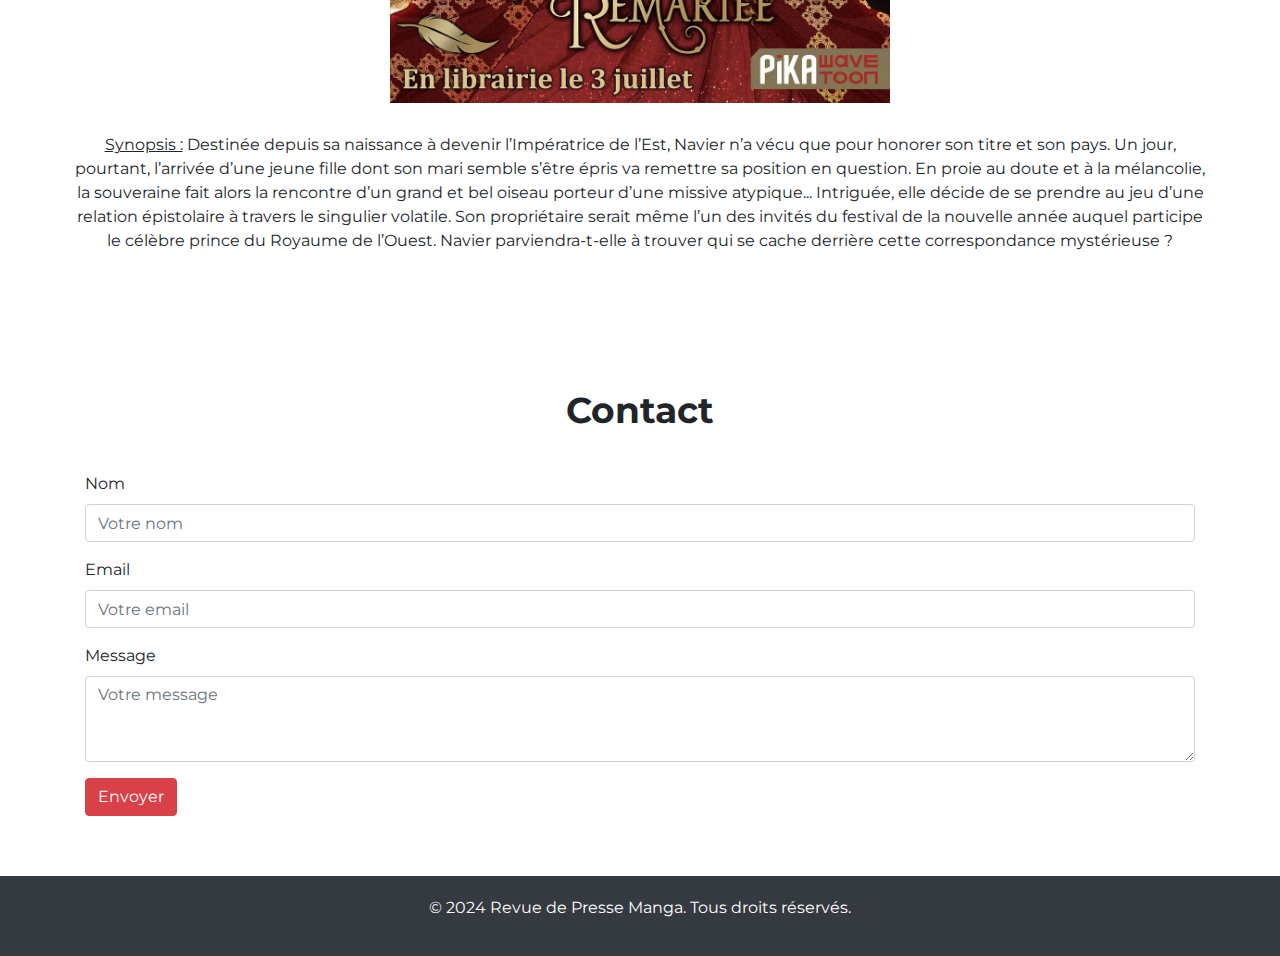
<file: actualité-5.html>
<!DOCTYPE html>
<html lang="fr">
<head>
    <meta charset="UTF-8">
    <meta name="viewport" content="width=device-width, initial-scale=1.0">
    <title>Revue de Presse Manga</title>
    <link href="https://fonts.googleapis.com/css2?family=Montserrat:wght@400;700&display=swap" rel="stylesheet">
    <link href="https://stackpath.bootstrapcdn.com/bootstrap/4.5.2/css/bootstrap.min.css" rel="stylesheet">
    <link rel="stylesheet" href="style.css">
</head>
<body>
    <header class="fixed-top">
        <div class="container text-center">
            <a href="index.html">
                <img src="image/logo-400px.png" alt="Logo" class="logo">
            </a>
        </div>
    </header>

    <div class="banner text-center" style="margin-top: 70px;">
        <h1><strong>Actualité - Revue de presse</strong></h1>
        <p>Toutes les news du monde du manga sont ici.</p>
    </div>

<section id="actualites" class="section-padding">
    <div class="container">
        <h2 class="section-title text-center">L’Impératrice Remariée ! débarque chez Pika</h2>
        <div class="row justify-content-center align-items-center">
            <div class="text-center">
                    <p>Après <strong>"Father, I don't Want this Marriage"</strong>, c’est au tour du webtoon  : <strong>"L’Impératrice Remariée"</strong>  d'intégrer la nouvelle collection <strong>Pika Wavetoon !</strong> <br> <br>


                        Avec des milliers de vues, cette série a su captiver les lecteurs et lectrices amateurs de romance et de fantastique dans de nombreux pays la diffusant ! <br> <br>
                        
                        
                        Ce récit est à l’origine un webroman écrit par <strong>Alphatart</strong> et publié sur les plateformes coréennes à partir de 2018. Fort de son succès, en 2021, le roman est adapté en webtoon par Naver, le studio créateur entre autres de <strong>"Marry my husband"</strong>. <br> <br>
                        
                        Déjà disponible en version numérique en France sur la plateforme Webtoon, la série est en cours en Corée et en France, avec 176 épisodes déjà disponibles. <br> <br>
                        
                        Quant au roman, il est terminé, ayant d'abord été publié en tant que webnovel avec 325 chapitres avant de paraître en 6 volumes reliés. <br> <br>
                        
                        
                        
                        
                        Plongez dans la vie de Navier, abandonnée par son mari au sein même de son palais. Alors que les intrigues de cour s'intensifient et que l'influence de Rashta, l'amante de l'empereur, grandit, Navier lutte pour affirmer sa position en tant qu'impératrice, malgré son incapacité à donner un héritier à l'empire. Trahie par celui qu’elle aime depuis l’enfance, son monde s’écroule peu à peu. <br> <br>
                        
                        Entre intrigues et trahison, fantastique et romance, la vie de Navier promet d’être mouvementée. L’impératrice Navier saura-t-elle préserver son honneur face à la trahison de son époux ? <br> <br>
                        
                        
                        Le premier tome de cette romance est prévu pour le <strong>3 juillet</strong> au prix de <strong>14€95</strong>.</p>
            </div>
            <div class="text-center">
                <img src="actualité/Impe_ratrice_Remarie_e_annonce_pika.webp" style="max-height: 500px; margin-top: 30px; margin-bottom: 30px;" alt="News 1">
            </div>
            <div class="text-center">
                    <p><u>Synopsis :</u>

                        Destinée depuis sa naissance à devenir l’Impératrice de l’Est, Navier n’a vécu que pour honorer son titre et son pays. Un jour, pourtant, l’arrivée d’une jeune fille dont son mari semble s’être épris va remettre sa position en question. En proie au doute et à la mélancolie, la souveraine fait alors la rencontre d’un grand et bel oiseau porteur d’une missive atypique... Intriguée, elle décide de se prendre au jeu d’une relation épistolaire à travers le singulier volatile. Son propriétaire serait même l’un des invités du festival de la nouvelle année auquel participe le célèbre prince du Royaume de l’Ouest. Navier parviendra-t-elle à trouver qui se cache derrière cette correspondance mystérieuse ?</p>
            </div>
        </div>
    </div>
</section>


    <section id="contact" class="section-padding">
        <div class="container">
            <h2 class="section-title">Contact</h2>
            <form>
                <div class="form-group">
                    <label for="name">Nom</label>
                    <input type="text" class="form-control" id="name" placeholder="Votre nom">
                </div>
                <div class="form-group">
                    <label for="email">Email</label>
                    <input type="email" class="form-control" id="email" placeholder="Votre email">
                </div>
                <div class="form-group">
                    <label for="message">Message</label>
                    <textarea class="form-control" id="message" rows="3" placeholder="Votre message"></textarea>
                </div>
                <button type="submit" class="btn btn-primary">Envoyer</button>
            </form>
        </div>
    </section>

    <footer class="text-center">
        <p>&copy; 2024 Revue de Presse Manga. Tous droits réservés.</p>
    </footer>

    <script src="https://code.jquery.com/jquery-3.5.1.slim.min.js"></script>
    <script src="https://cdn.jsdelivr.net/npm/@popperjs/core@2.9.2/dist/umd/popper.min.js"></script>
    <script src="https://stackpath.bootstrapcdn.com/bootstrap/4.5.2/js/bootstrap.min.js"></script>
</body>
</html>
</file>
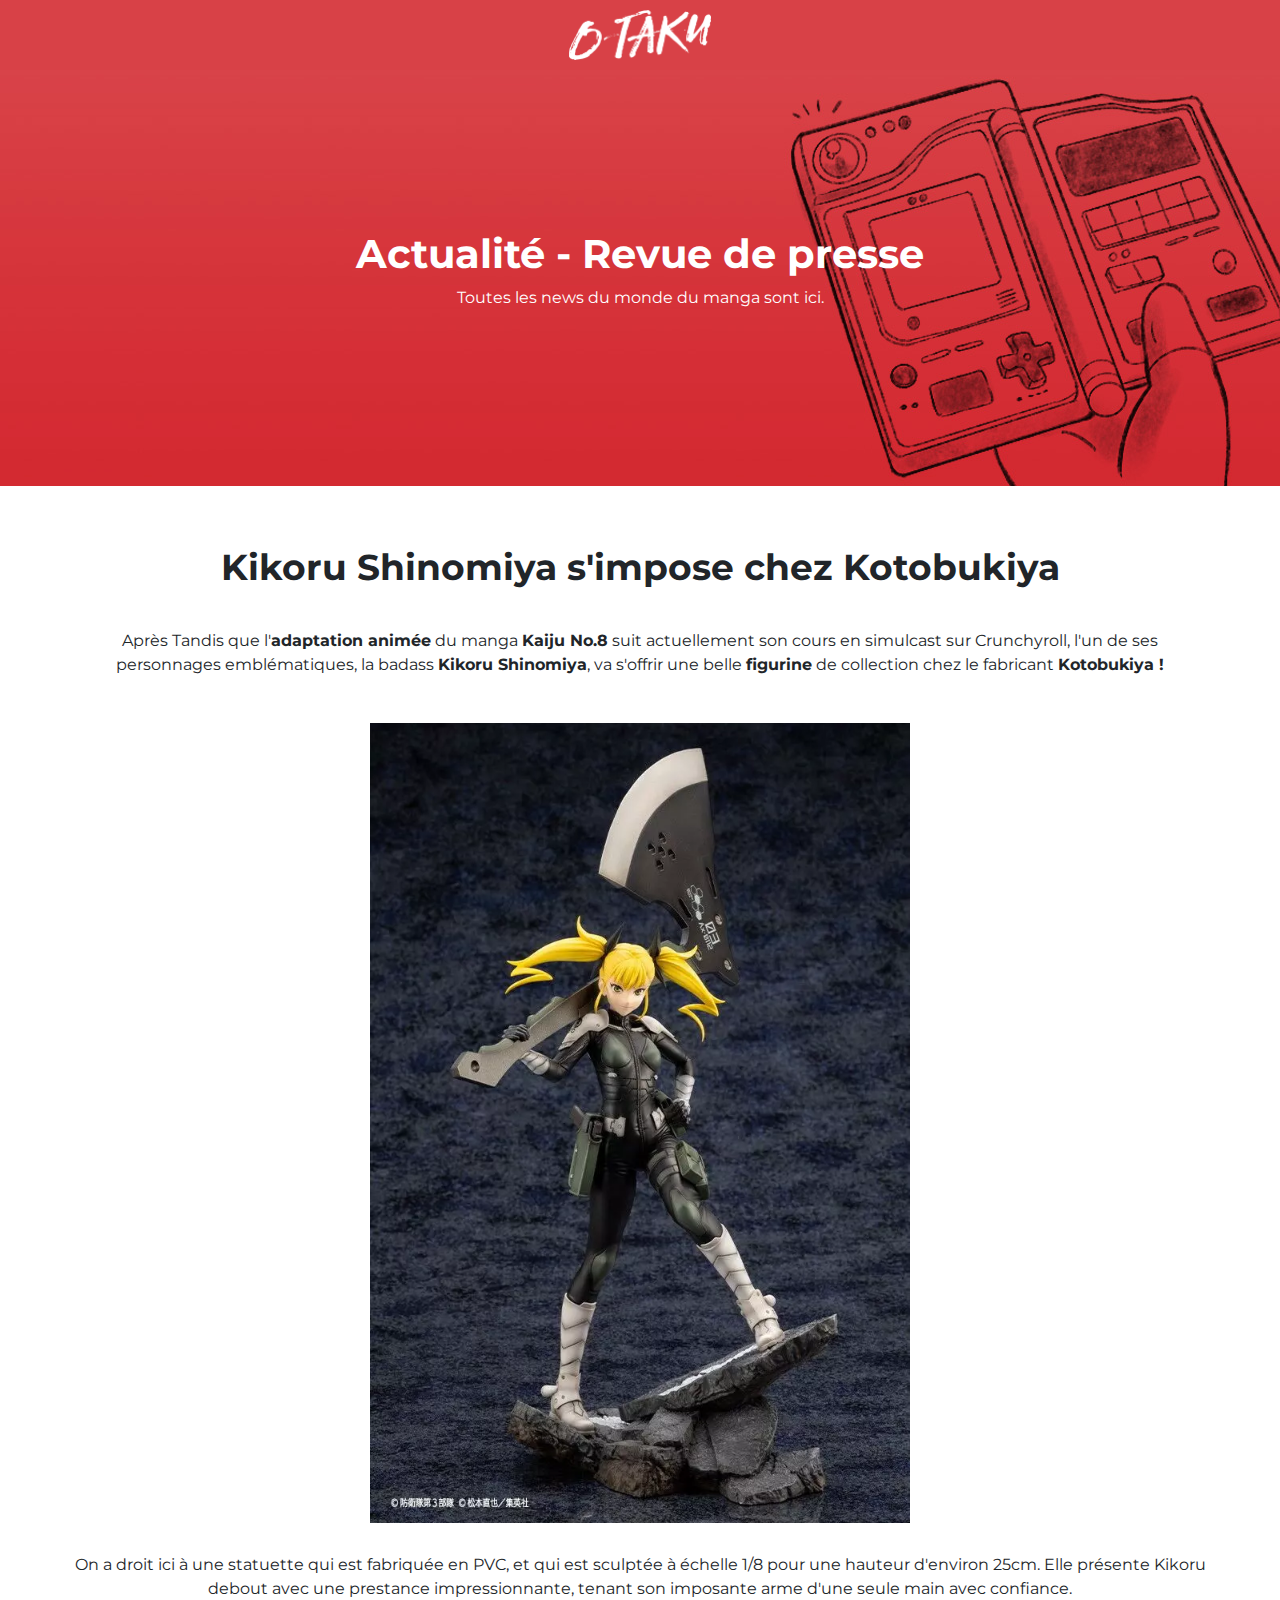
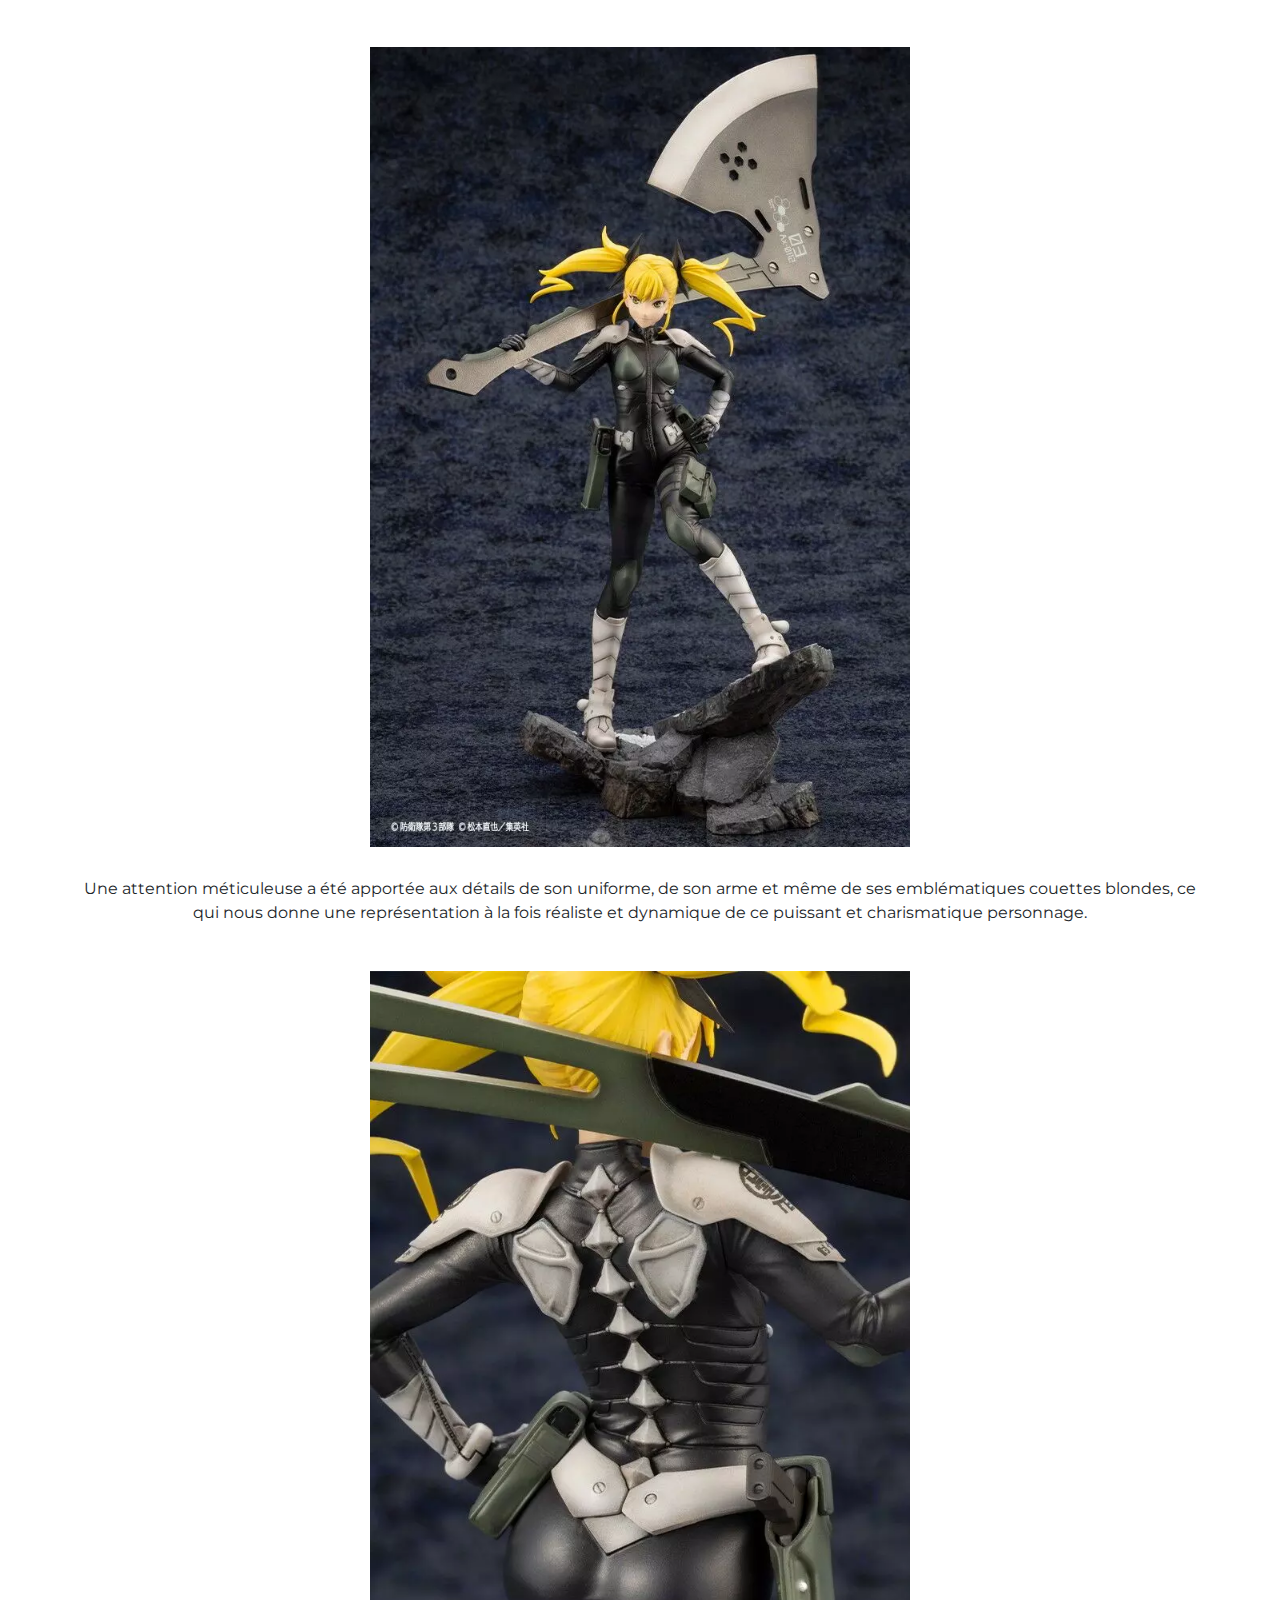
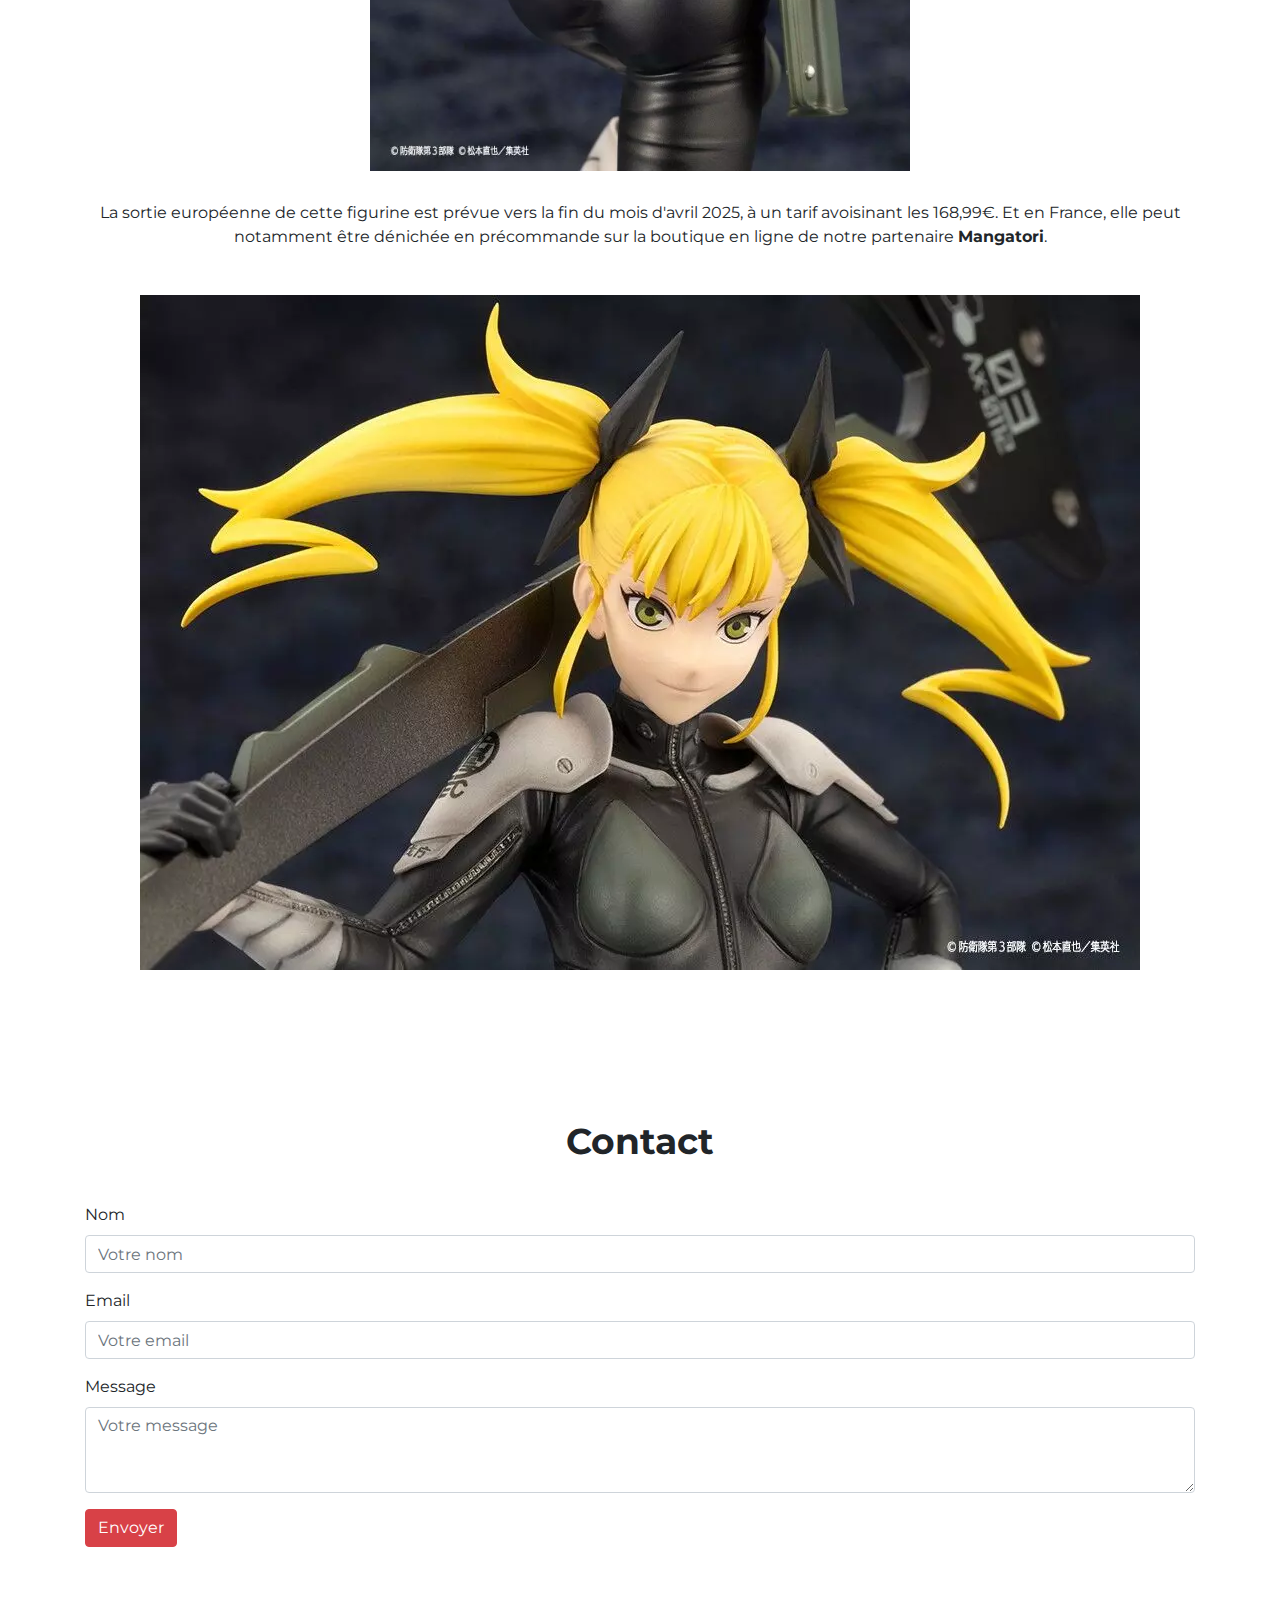
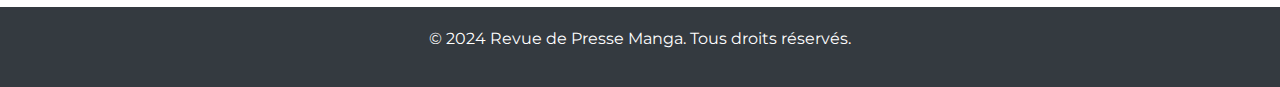
<file: actualité-6.html>
<!DOCTYPE html>
<html lang="fr">
<head>
    <meta charset="UTF-8">
    <meta name="viewport" content="width=device-width, initial-scale=1.0">
    <title>Revue de Presse Manga</title>
    <link href="https://fonts.googleapis.com/css2?family=Montserrat:wght@400;700&display=swap" rel="stylesheet">
    <link href="https://stackpath.bootstrapcdn.com/bootstrap/4.5.2/css/bootstrap.min.css" rel="stylesheet">
    <link rel="stylesheet" href="style.css">
</head>
<body>
    <header class="fixed-top">
        <div class="container text-center">
            <a href="index.html">
                <img src="image/logo-400px.png" alt="Logo" class="logo">
            </a>
        </div>
    </header>

    <div class="banner text-center" style="margin-top: 70px;">
        <h1><strong>Actualité - Revue de presse</strong></h1>
        <p>Toutes les news du monde du manga sont ici.</p>
    </div>

<section id="actualites" class="section-padding">
    <div class="container">
        <h2 class="section-title text-center">Kikoru Shinomiya s'impose chez Kotobukiya</h2>
        <div class="row justify-content-center align-items-center">
            <div class="text-center">
                    <p>Après Tandis que l'<strong>adaptation animée</strong> du manga <strong>Kaiju No.8</strong> suit actuellement son cours en simulcast sur Crunchyroll, l'un de ses personnages emblématiques, la badass <strong>Kikoru Shinomiya</strong>, va s'offrir une belle <strong>figurine</strong> de collection chez le fabricant <strong>Kotobukiya !</strong></p>
            </div>
            <div class="text-center">
                <img src="actualité/kaiju-8-kikoru-shinomiya-kotobukiya-1.webp" style="max-height: 800px; margin-top: 30px; margin-bottom: 30px;" alt="News 1">
            </div>
            <div class="text-center">
                    <p>On a droit ici à une statuette qui est fabriquée en PVC, et qui est sculptée à échelle 1/8 pour une hauteur d'environ 25cm. Elle présente Kikoru debout avec une prestance impressionnante, tenant son imposante arme d'une seule main avec confiance.</p>
            </div>
            <div class="text-center">
                <img src="actualité/kaiju-8-kikoru-shinomiya-kotobukiya-2.webp" style="max-height: 800px; margin-top: 30px; margin-bottom: 30px;" alt="News 1">
            </div>
            <div class="text-center">
                    <p>Une attention méticuleuse a été apportée aux détails de son uniforme, de son arme et même de ses emblématiques couettes blondes, ce qui nous donne une représentation à la fois réaliste et dynamique de ce puissant et charismatique personnage.</p>
            </div>
            <div class="text-center">
                <img src="actualité/kaiju-8-kikoru-shinomiya-kotobukiya-3.webp" style="max-height: 800px; margin-top: 30px; margin-bottom: 30px;" alt="News 1">
            </div>
            <div class="text-center">
                    <p>La sortie européenne de cette figurine est prévue vers la fin du mois d'avril 2025, à un tarif avoisinant les 168,99€. Et en France, elle peut notamment être dénichée en précommande sur la boutique en ligne de notre partenaire <strong>Mangatori</strong>.</p>
            </div>
            <div class="text-center">
                <img src="actualité/kaiju-8-kikoru-shinomiya-kotobukiya-4.webp" style="max-height: 800px; margin-top: 30px; margin-bottom: 30px;" alt="News 1">
            </div>
        </div>
    </div>
</section>


    <section id="contact" class="section-padding">
        <div class="container">
            <h2 class="section-title">Contact</h2>
            <form>
                <div class="form-group">
                    <label for="name">Nom</label>
                    <input type="text" class="form-control" id="name" placeholder="Votre nom">
                </div>
                <div class="form-group">
                    <label for="email">Email</label>
                    <input type="email" class="form-control" id="email" placeholder="Votre email">
                </div>
                <div class="form-group">
                    <label for="message">Message</label>
                    <textarea class="form-control" id="message" rows="3" placeholder="Votre message"></textarea>
                </div>
                <button type="submit" class="btn btn-primary">Envoyer</button>
            </form>
        </div>
    </section>

    <footer class="text-center">
        <p>&copy; 2024 Revue de Presse Manga. Tous droits réservés.</p>
    </footer>

    <script src="https://code.jquery.com/jquery-3.5.1.slim.min.js"></script>
    <script src="https://cdn.jsdelivr.net/npm/@popperjs/core@2.9.2/dist/umd/popper.min.js"></script>
    <script src="https://stackpath.bootstrapcdn.com/bootstrap/4.5.2/js/bootstrap.min.js"></script>
</body>
</html>
</file>
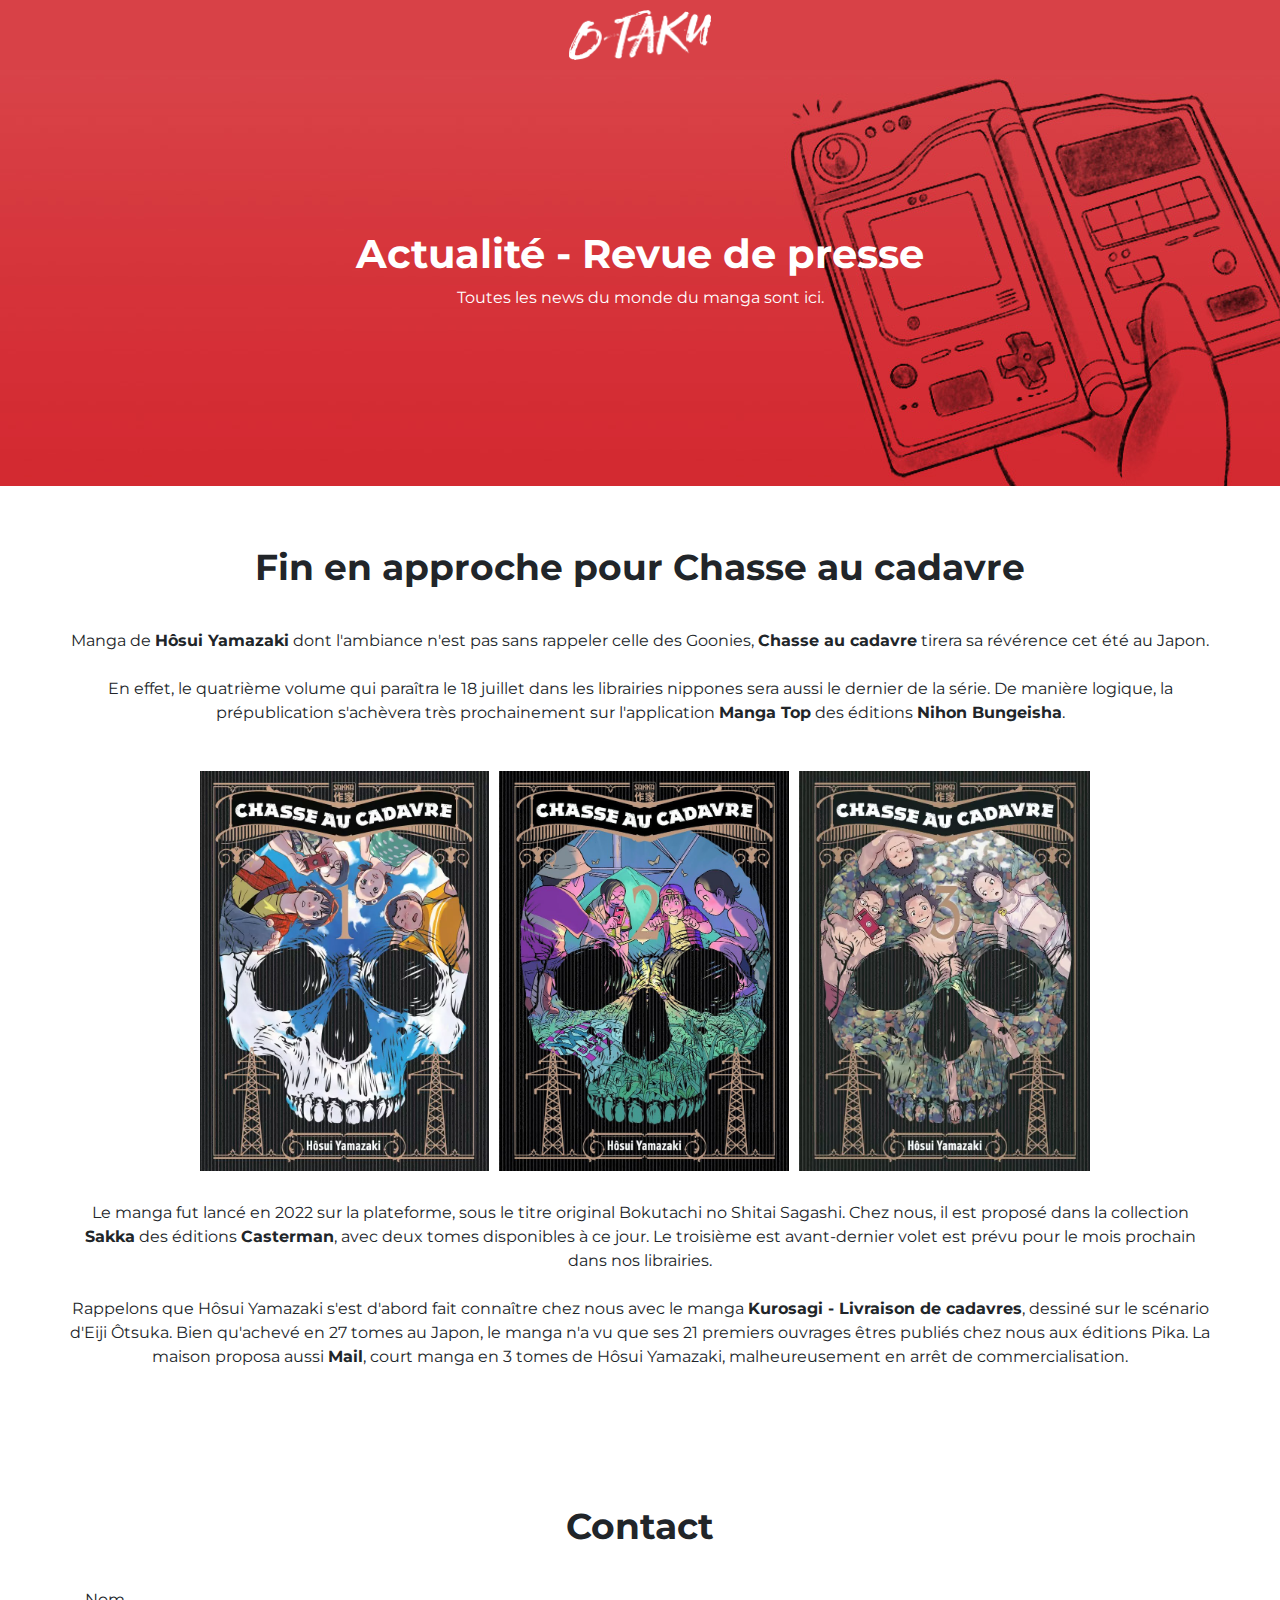
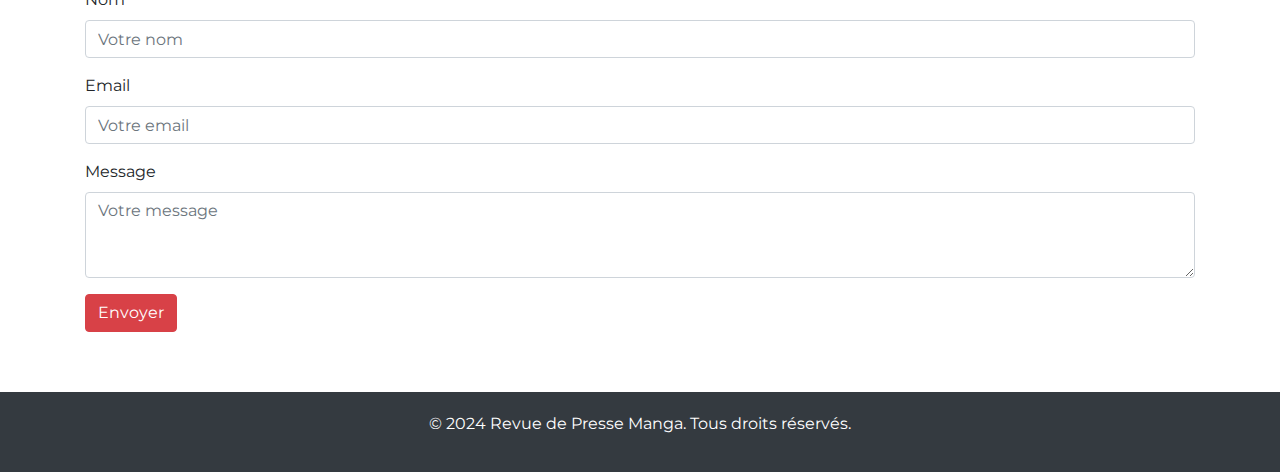
<file: actualité-7.html>
<!DOCTYPE html>
<html lang="fr">
<head>
    <meta charset="UTF-8">
    <meta name="viewport" content="width=device-width, initial-scale=1.0">
    <title>Revue de Presse Manga</title>
    <link href="https://fonts.googleapis.com/css2?family=Montserrat:wght@400;700&display=swap" rel="stylesheet">
    <link href="https://stackpath.bootstrapcdn.com/bootstrap/4.5.2/css/bootstrap.min.css" rel="stylesheet">
    <link rel="stylesheet" href="style.css">
</head>
<body>
    <header class="fixed-top">
        <div class="container text-center">
            <a href="index.html">
                <img src="image/logo-400px.png" alt="Logo" class="logo">
            </a>
        </div>
    </header>

    <div class="banner text-center" style="margin-top: 70px;">
        <h1><strong>Actualité - Revue de presse</strong></h1>
        <p>Toutes les news du monde du manga sont ici.</p>
    </div>

<section id="actualites" class="section-padding">
    <div class="container">
        <h2 class="section-title text-center">Fin en approche pour Chasse au cadavre</h2>
        <div class="row justify-content-center align-items-center">
            <div class="text-center">
                    <p>Manga de <strong>Hôsui Yamazaki</strong> dont l'ambiance n'est pas sans rappeler celle des Goonies, <strong>Chasse au cadavre</strong> tirera sa révérence cet été au Japon. <br> <br>


                        En effet, le quatrième volume qui paraîtra le 18 juillet dans les librairies nippones sera aussi le dernier de la série. De manière logique, la prépublication s'achèvera très prochainement sur l'application <strong>Manga Top</strong> des éditions <strong>Nihon Bungeisha</strong>.</p>
            </div>
            <div class="text-center">
                <img src="actualité/chasse-au-cadavre-1-casterman.webp" style="max-height: 400px; margin-top: 30px; margin-bottom: 30px; margin-left: 10px;" alt="News 1">
            </div>
            <div class="text-center">
                <img src="actualité/Chasse_au_cadavre_-_T2_-_Casterman.jpg" style="max-height: 400px; margin-top: 30px; margin-bottom: 30px; margin-left: 10px;" alt="News 1">
            </div>
            <div class="text-center">
                <img src="actualité/Chasse_au_cadavre_-_Casterman.webp" style="max-height: 400px; margin-top: 30px; margin-bottom: 30px; margin-left: 10px;" alt="News 1">
            </div>
            <div class="text-center">
                    <p>Le manga fut lancé en 2022 sur la plateforme, sous le titre original Bokutachi no Shitai Sagashi. Chez nous, il est proposé dans la collection <strong>Sakka</strong> des éditions <strong>Casterman</strong>, avec deux tomes disponibles à ce jour. Le troisième est avant-dernier volet est prévu pour le mois prochain dans nos librairies. <br> <br>


                        Rappelons que Hôsui Yamazaki s'est d'abord fait connaître chez nous avec le manga <strong>Kurosagi - Livraison de cadavres</strong>, dessiné sur le scénario d'Eiji Ôtsuka. Bien qu'achevé en 27 tomes au Japon, le manga n'a vu que ses 21 premiers ouvrages êtres publiés chez nous aux éditions Pika. La maison proposa aussi <strong>Mail</strong>, court manga en 3 tomes de Hôsui Yamazaki, malheureusement en arrêt de commercialisation.</p>
            </div>
        </div>
    </div>
</section>


    <section id="contact" class="section-padding">
        <div class="container">
            <h2 class="section-title">Contact</h2>
            <form>
                <div class="form-group">
                    <label for="name">Nom</label>
                    <input type="text" class="form-control" id="name" placeholder="Votre nom">
                </div>
                <div class="form-group">
                    <label for="email">Email</label>
                    <input type="email" class="form-control" id="email" placeholder="Votre email">
                </div>
                <div class="form-group">
                    <label for="message">Message</label>
                    <textarea class="form-control" id="message" rows="3" placeholder="Votre message"></textarea>
                </div>
                <button type="submit" class="btn btn-primary">Envoyer</button>
            </form>
        </div>
    </section>

    <footer class="text-center">
        <p>&copy; 2024 Revue de Presse Manga. Tous droits réservés.</p>
    </footer>

    <script src="https://code.jquery.com/jquery-3.5.1.slim.min.js"></script>
    <script src="https://cdn.jsdelivr.net/npm/@popperjs/core@2.9.2/dist/umd/popper.min.js"></script>
    <script src="https://stackpath.bootstrapcdn.com/bootstrap/4.5.2/js/bootstrap.min.js"></script>
</body>
</html>
</file>
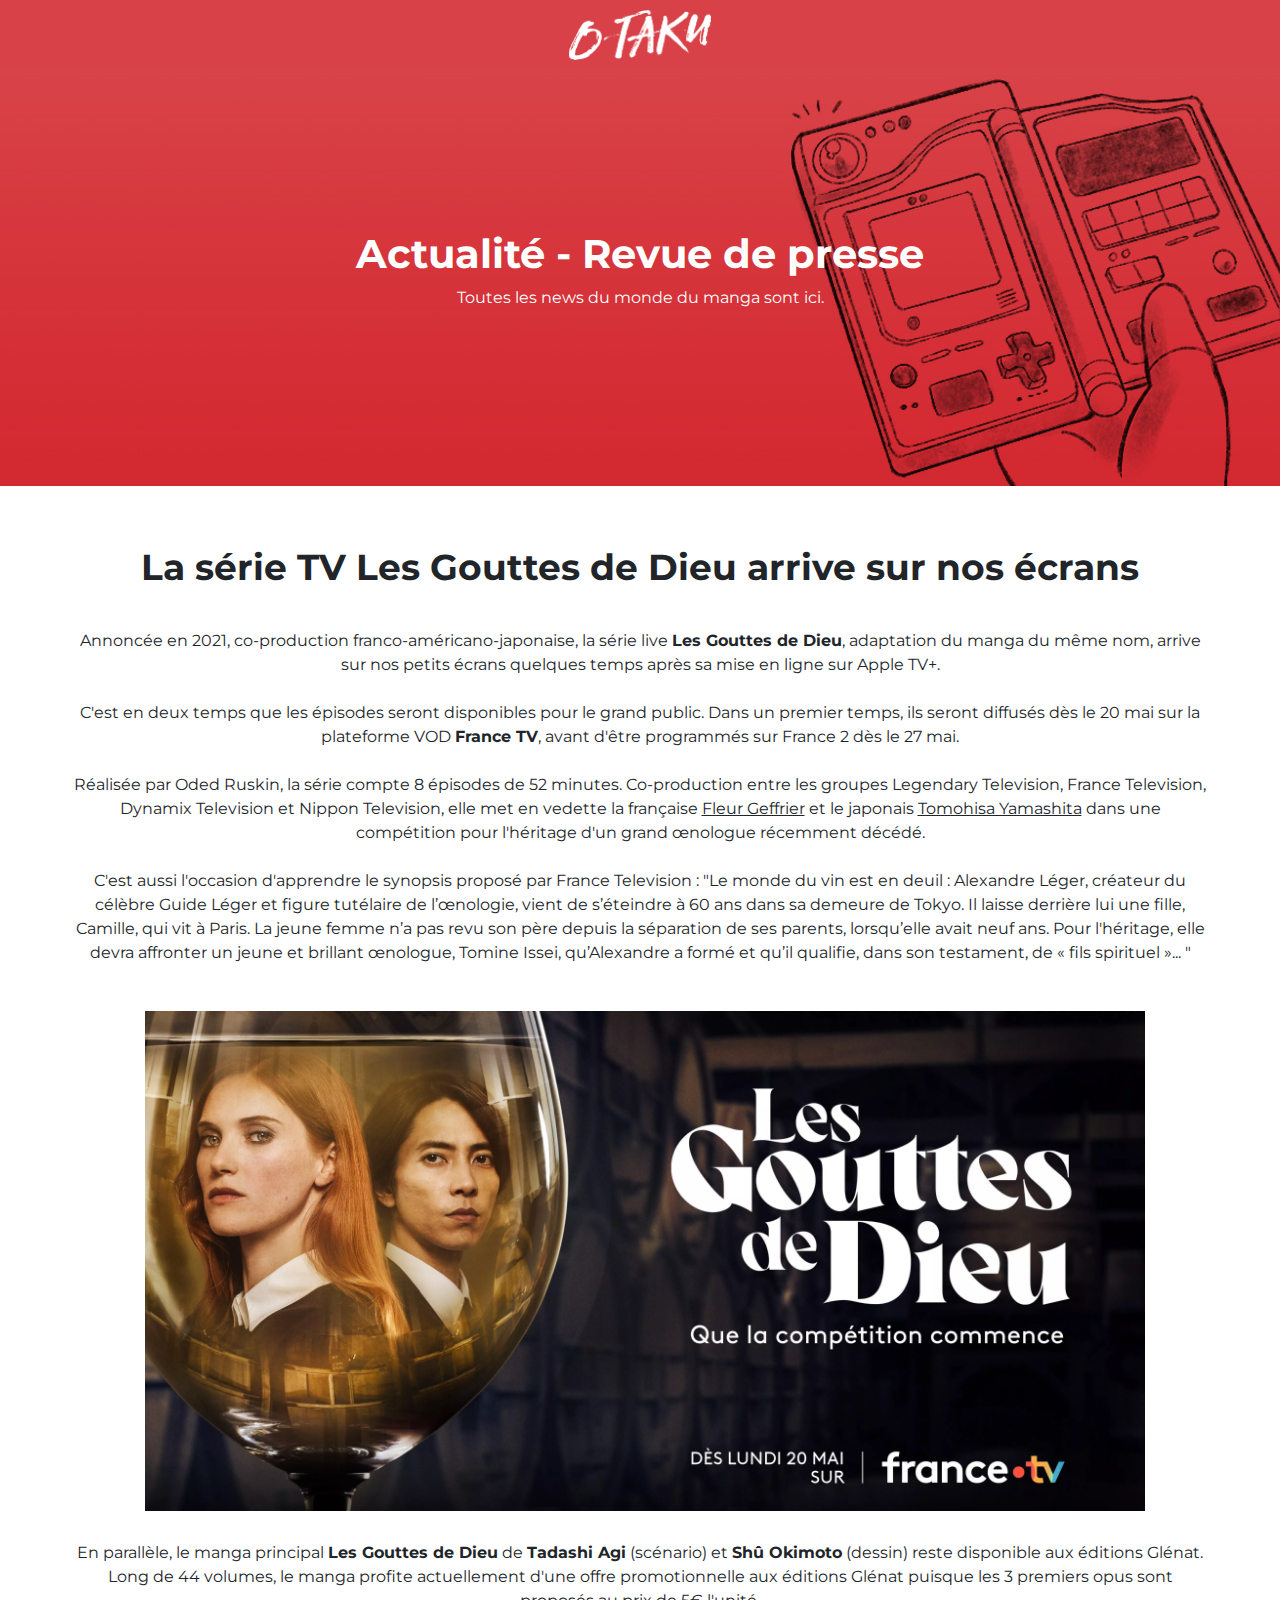
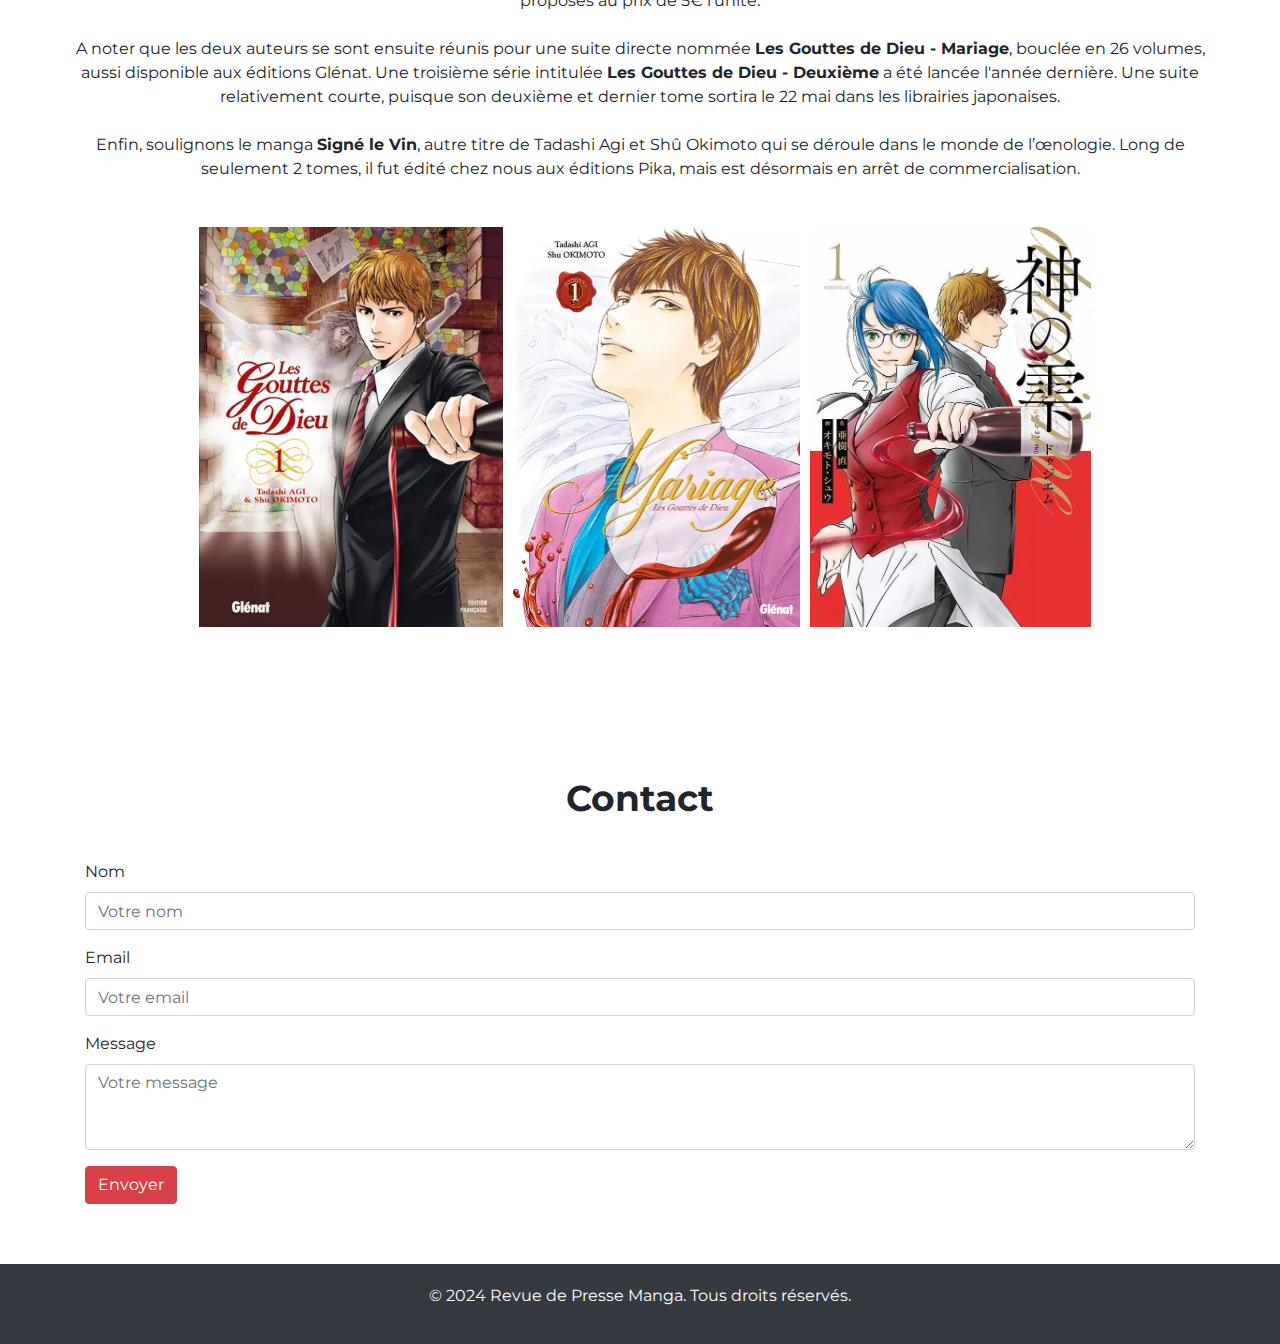
<file: actualité-8.html>
<!DOCTYPE html>
<html lang="fr">
<head>
    <meta charset="UTF-8">
    <meta name="viewport" content="width=device-width, initial-scale=1.0">
    <title>Revue de Presse Manga</title>
    <link href="https://fonts.googleapis.com/css2?family=Montserrat:wght@400;700&display=swap" rel="stylesheet">
    <link href="https://stackpath.bootstrapcdn.com/bootstrap/4.5.2/css/bootstrap.min.css" rel="stylesheet">
    <link rel="stylesheet" href="style.css">
</head>
<body>
    <header class="fixed-top">
        <div class="container text-center">
            <a href="index.html">
                <img src="image/logo-400px.png" alt="Logo" class="logo">
            </a>
        </div>
    </header>

    <div class="banner text-center" style="margin-top: 70px;">
        <h1><strong>Actualité - Revue de presse</strong></h1>
        <p>Toutes les news du monde du manga sont ici.</p>
    </div>

<section id="actualites" class="section-padding">
    <div class="container">
        <h2 class="section-title text-center">La série TV Les Gouttes de Dieu arrive sur nos écrans</h2>
        <div class="row justify-content-center align-items-center">
            <div class="text-center">
                    <p>Annoncée en 2021, co-production franco-américano-japonaise, la série live <strong>Les Gouttes de Dieu</strong>, adaptation du manga du même nom, arrive sur nos petits écrans quelques temps après sa mise en ligne sur Apple TV+. <br> <br>

                        C'est en deux temps que les épisodes seront disponibles pour le grand public. Dans un premier temps, ils seront diffusés dès le 20 mai sur la plateforme VOD <strong>France TV</strong>, avant d'être programmés sur France 2 dès le 27 mai. <br> <br>
                        
                        Réalisée par Oded Ruskin, la série compte 8 épisodes de 52 minutes. Co-production entre les groupes Legendary Television, France Television, Dynamix Television et Nippon Television, elle met en vedette la française <u>Fleur Geffrier</u> et le japonais <u>Tomohisa Yamashita</u> dans une compétition pour l'héritage d'un grand œnologue récemment décédé. <br> <br>
                        
                        C'est aussi l'occasion d'apprendre le synopsis proposé par France Television : "Le monde du vin est en deuil : Alexandre Léger, créateur du célèbre Guide Léger et figure tutélaire de l’œnologie, vient de s’éteindre à 60 ans dans sa demeure de Tokyo. Il laisse derrière lui une fille, Camille, qui vit à Paris. La jeune femme n’a pas revu son père depuis la séparation de ses parents, lorsqu’elle avait neuf ans. Pour l'héritage, elle devra affronter un jeune et brillant œnologue, Tomine Issei, qu’Alexandre a formé et qu’il qualifie, dans son testament, de « fils spirituel »... "</p>
            </div>
            <div class="text-center">
                <img src="actualité/Les-Gouttes-de-Dieu-drama-France-TV.webp" style="max-height: 500px; margin-top: 30px; margin-bottom: 30px; margin-left: 10px;" alt="News 1">
            </div>
            <div class="text-center">
                <p>En parallèle, le manga principal <strong>Les Gouttes de Dieu</strong> de <strong>Tadashi Agi</strong> (scénario) et <strong>Shû Okimoto</strong> (dessin) reste disponible aux éditions Glénat. Long de 44 volumes, le manga profite actuellement d'une offre promotionnelle aux éditions Glénat puisque les 3 premiers opus sont proposés au prix de 5€ l'unité. <br> <br>

                    A noter que les deux auteurs se sont ensuite réunis pour une suite directe nommée <strong>Les Gouttes de Dieu - Mariage</strong>, bouclée en 26 volumes, aussi disponible aux éditions Glénat. Une troisième série intitulée <strong>Les Gouttes de Dieu - Deuxième</strong> a été lancée l'année dernière. Une suite relativement courte, puisque son deuxième et dernier tome sortira le 22 mai dans les librairies japonaises. <br> <br>
                    
                    Enfin, soulignons le manga <strong>Signé le Vin</strong>, autre titre de Tadashi Agi et Shû Okimoto qui se déroule dans le monde de l’œnologie. Long de seulement 2 tomes, il fut édité chez nous aux éditions Pika, mais est désormais en arrêt de commercialisation.</p>
            </div>
            <div class="text-center">
                <img src="actualité/gouttes_dieu_01.webp" style="max-height: 400px; margin-top: 30px; margin-bottom: 30px; margin-left: 10px;" alt="News 1">
            </div>
            <div class="text-center">
                <img src="actualité/goutte-dieu-mariage-1-glenat.webp" style="max-height: 400px; margin-top: 30px; margin-bottom: 30px; margin-left: 10px;" alt="News 1">
            </div>
            <div class="text-center">
                <img src="actualité/Kami-no-Shizuku-deuxieme-1-jp.webp" style="max-height: 400px; margin-top: 30px; margin-bottom: 30px; margin-left: 10px;" alt="News 1">
            </div>
        </div>
    </div>
</section>


    <section id="contact" class="section-padding">
        <div class="container">
            <h2 class="section-title">Contact</h2>
            <form>
                <div class="form-group">
                    <label for="name">Nom</label>
                    <input type="text" class="form-control" id="name" placeholder="Votre nom">
                </div>
                <div class="form-group">
                    <label for="email">Email</label>
                    <input type="email" class="form-control" id="email" placeholder="Votre email">
                </div>
                <div class="form-group">
                    <label for="message">Message</label>
                    <textarea class="form-control" id="message" rows="3" placeholder="Votre message"></textarea>
                </div>
                <button type="submit" class="btn btn-primary">Envoyer</button>
            </form>
        </div>
    </section>

    <footer class="text-center">
        <p>&copy; 2024 Revue de Presse Manga. Tous droits réservés.</p>
    </footer>

    <script src="https://code.jquery.com/jquery-3.5.1.slim.min.js"></script>
    <script src="https://cdn.jsdelivr.net/npm/@popperjs/core@2.9.2/dist/umd/popper.min.js"></script>
    <script src="https://stackpath.bootstrapcdn.com/bootstrap/4.5.2/js/bootstrap.min.js"></script>
</body>
</html>
</file>
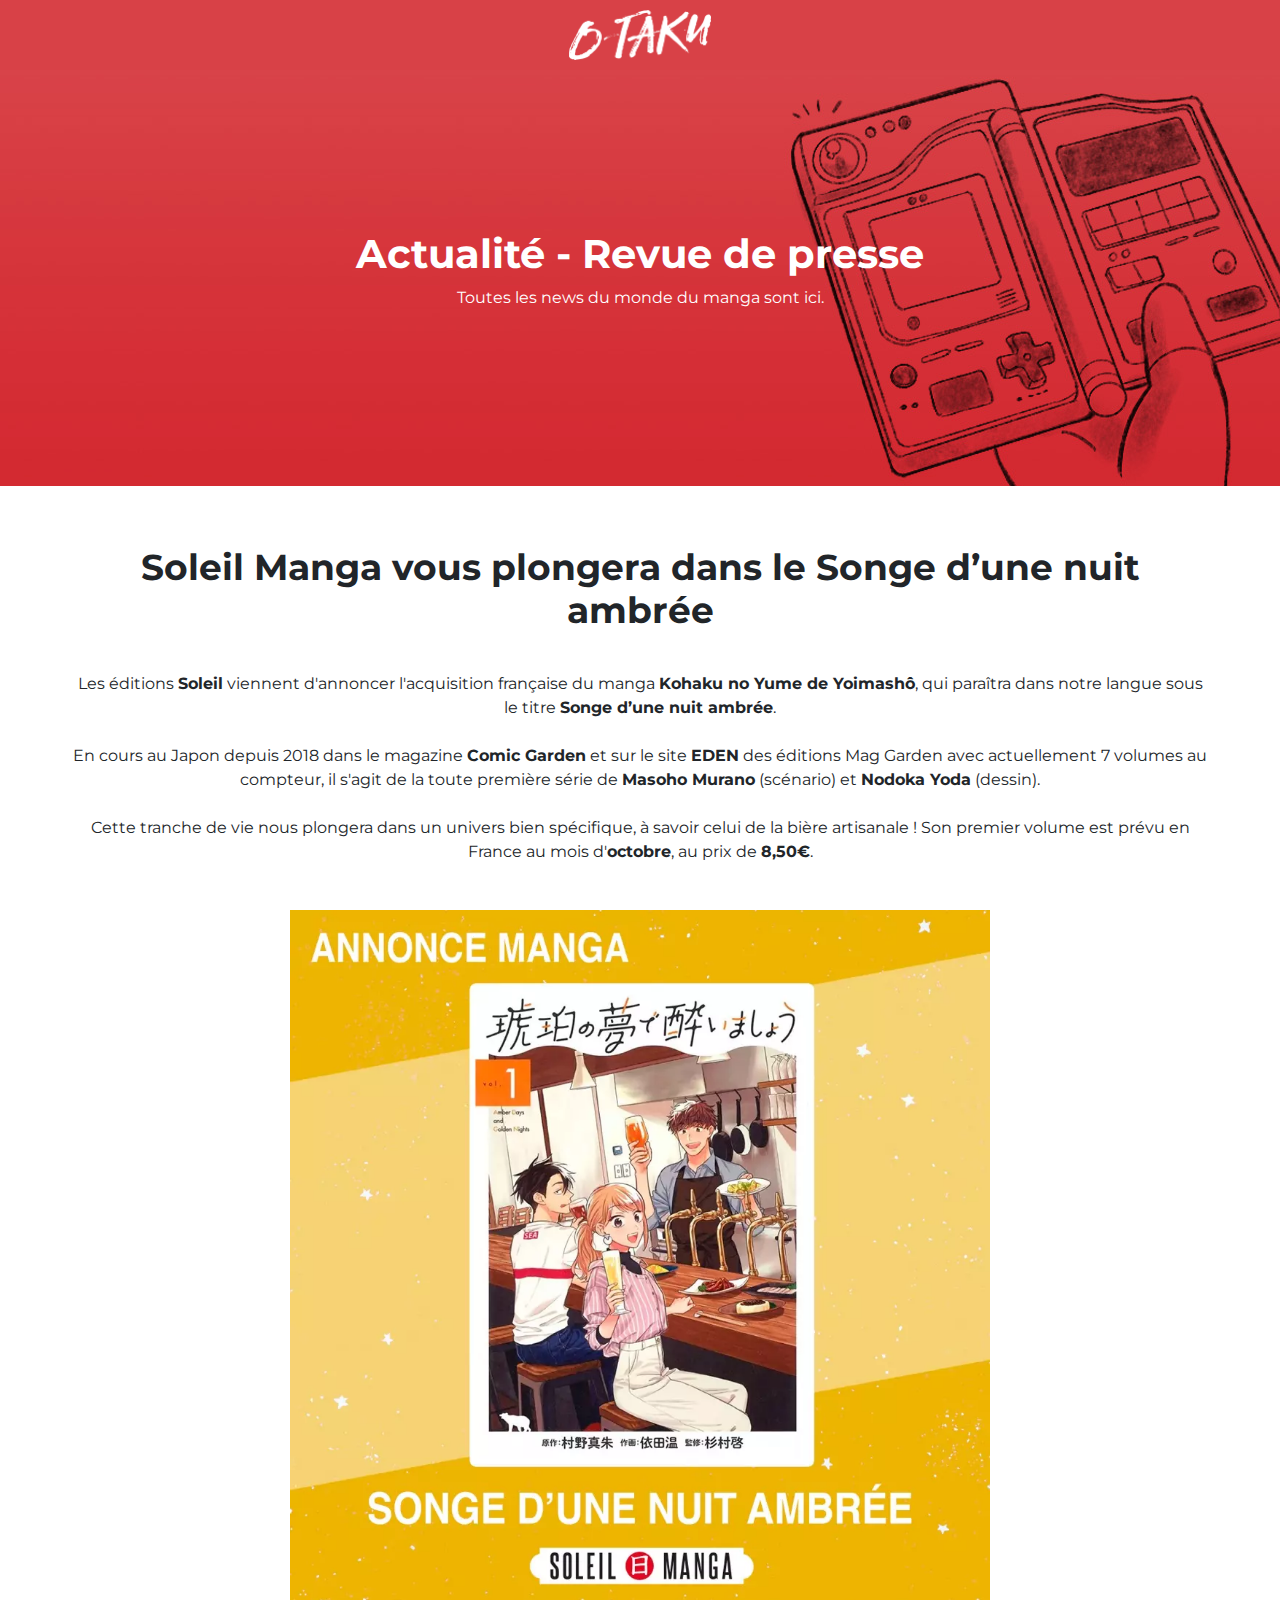
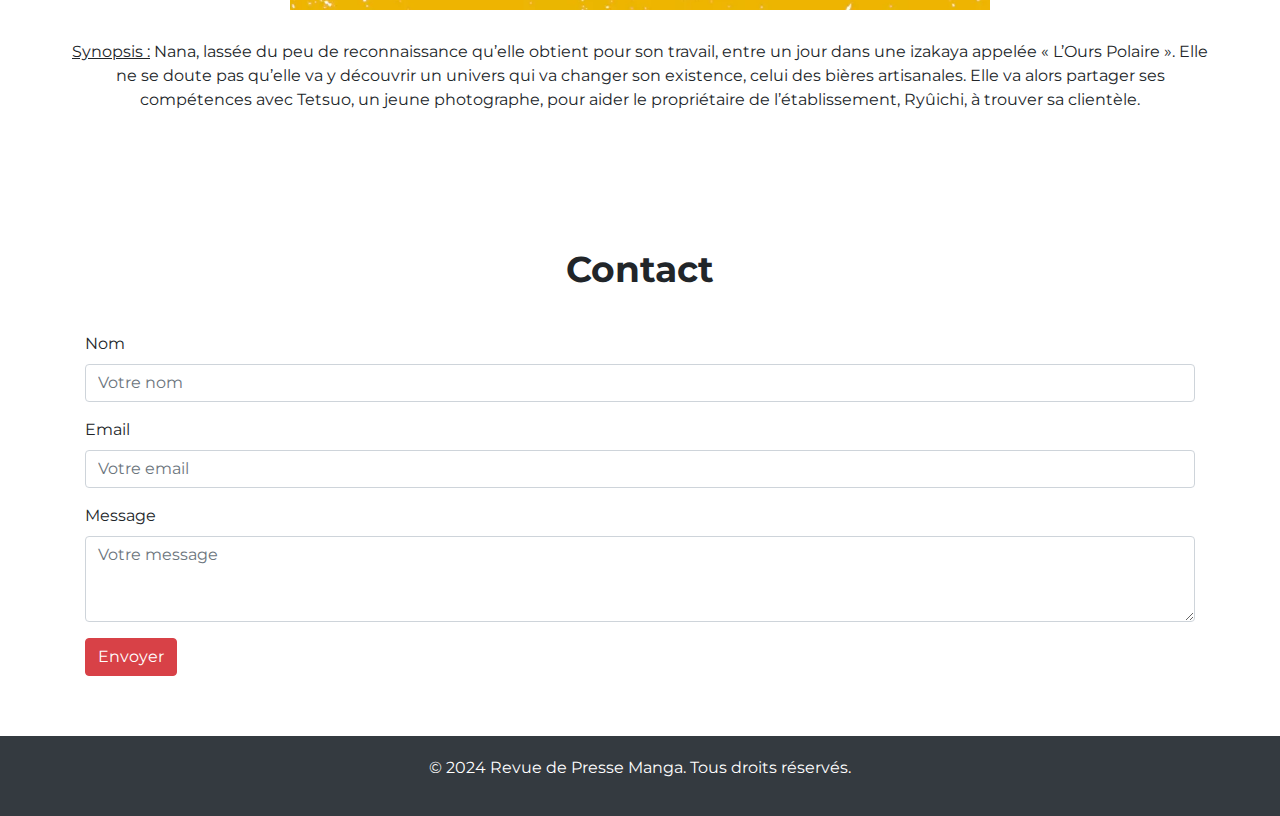
<file: actualité-9.html>
<!DOCTYPE html>
<html lang="fr">
<head>
    <meta charset="UTF-8">
    <meta name="viewport" content="width=device-width, initial-scale=1.0">
    <title>Revue de Presse Manga</title>
    <link href="https://fonts.googleapis.com/css2?family=Montserrat:wght@400;700&display=swap" rel="stylesheet">
    <link href="https://stackpath.bootstrapcdn.com/bootstrap/4.5.2/css/bootstrap.min.css" rel="stylesheet">
    <link rel="stylesheet" href="style.css">
</head>
<body>
    <header class="fixed-top">
        <div class="container text-center">
            <a href="index.html">
                <img src="image/logo-400px.png" alt="Logo" class="logo">
            </a>
        </div>
    </header>

    <div class="banner text-center" style="margin-top: 70px;">
        <h1><strong>Actualité - Revue de presse</strong></h1>
        <p>Toutes les news du monde du manga sont ici.</p>
    </div>

<section id="actualites" class="section-padding">
    <div class="container">
        <h2 class="section-title text-center">Soleil Manga vous plongera dans le Songe d’une nuit ambrée</h2>
        <div class="row justify-content-center align-items-center">
            <div class="text-center">
                    <p>Les éditions <strong>Soleil</strong> viennent d'annoncer l'acquisition française du manga <strong>Kohaku no Yume de Yoimashô</strong>, qui paraîtra dans notre langue sous le titre <strong>Songe d’une nuit ambrée</strong>. <br> <br>

                        En cours au Japon depuis 2018 dans le magazine <strong>Comic Garden</strong> et sur le site <strong>EDEN</strong> des éditions Mag Garden avec actuellement 7 volumes au compteur, il s'agit de la toute première série de <strong>Masoho Murano</strong> (scénario) et <strong>Nodoka Yoda</strong> (dessin). <br> <br>
                        
                        Cette tranche de vie nous plongera dans un univers bien spécifique, à savoir celui de la bière artisanale ! Son premier volume est prévu en France au mois d'<strong>octobre</strong>, au prix de <strong>8,50€</strong>.</p>
            </div>
            <div class="text-center">
                <img src="actualité/Songe_dune_nuit_ambree_annonce_soleil.webp" style="max-height: 700px; margin-top: 30px; margin-bottom: 30px;" alt="News 1">
            </div>
            <div class="text-center">
                    <p><u>Synopsis :</u>

                        Nana, lassée du peu de reconnaissance qu’elle obtient pour son travail, entre un jour dans une izakaya appelée « L’Ours Polaire ». Elle ne se doute pas qu’elle va y découvrir un univers qui va changer son existence, celui des bières artisanales.  Elle va alors partager ses compétences avec Tetsuo, un jeune photographe, pour aider le propriétaire de l’établissement, Ryûichi, à trouver sa clientèle.</p>
            </div>
        </div>
    </div>
</section>


    <section id="contact" class="section-padding">
        <div class="container">
            <h2 class="section-title">Contact</h2>
            <form>
                <div class="form-group">
                    <label for="name">Nom</label>
                    <input type="text" class="form-control" id="name" placeholder="Votre nom">
                </div>
                <div class="form-group">
                    <label for="email">Email</label>
                    <input type="email" class="form-control" id="email" placeholder="Votre email">
                </div>
                <div class="form-group">
                    <label for="message">Message</label>
                    <textarea class="form-control" id="message" rows="3" placeholder="Votre message"></textarea>
                </div>
                <button type="submit" class="btn btn-primary">Envoyer</button>
            </form>
        </div>
    </section>

    <footer class="text-center">
        <p>&copy; 2024 Revue de Presse Manga. Tous droits réservés.</p>
    </footer>

    <script src="https://code.jquery.com/jquery-3.5.1.slim.min.js"></script>
    <script src="https://cdn.jsdelivr.net/npm/@popperjs/core@2.9.2/dist/umd/popper.min.js"></script>
    <script src="https://stackpath.bootstrapcdn.com/bootstrap/4.5.2/js/bootstrap.min.js"></script>
</body>
</html>
</file>
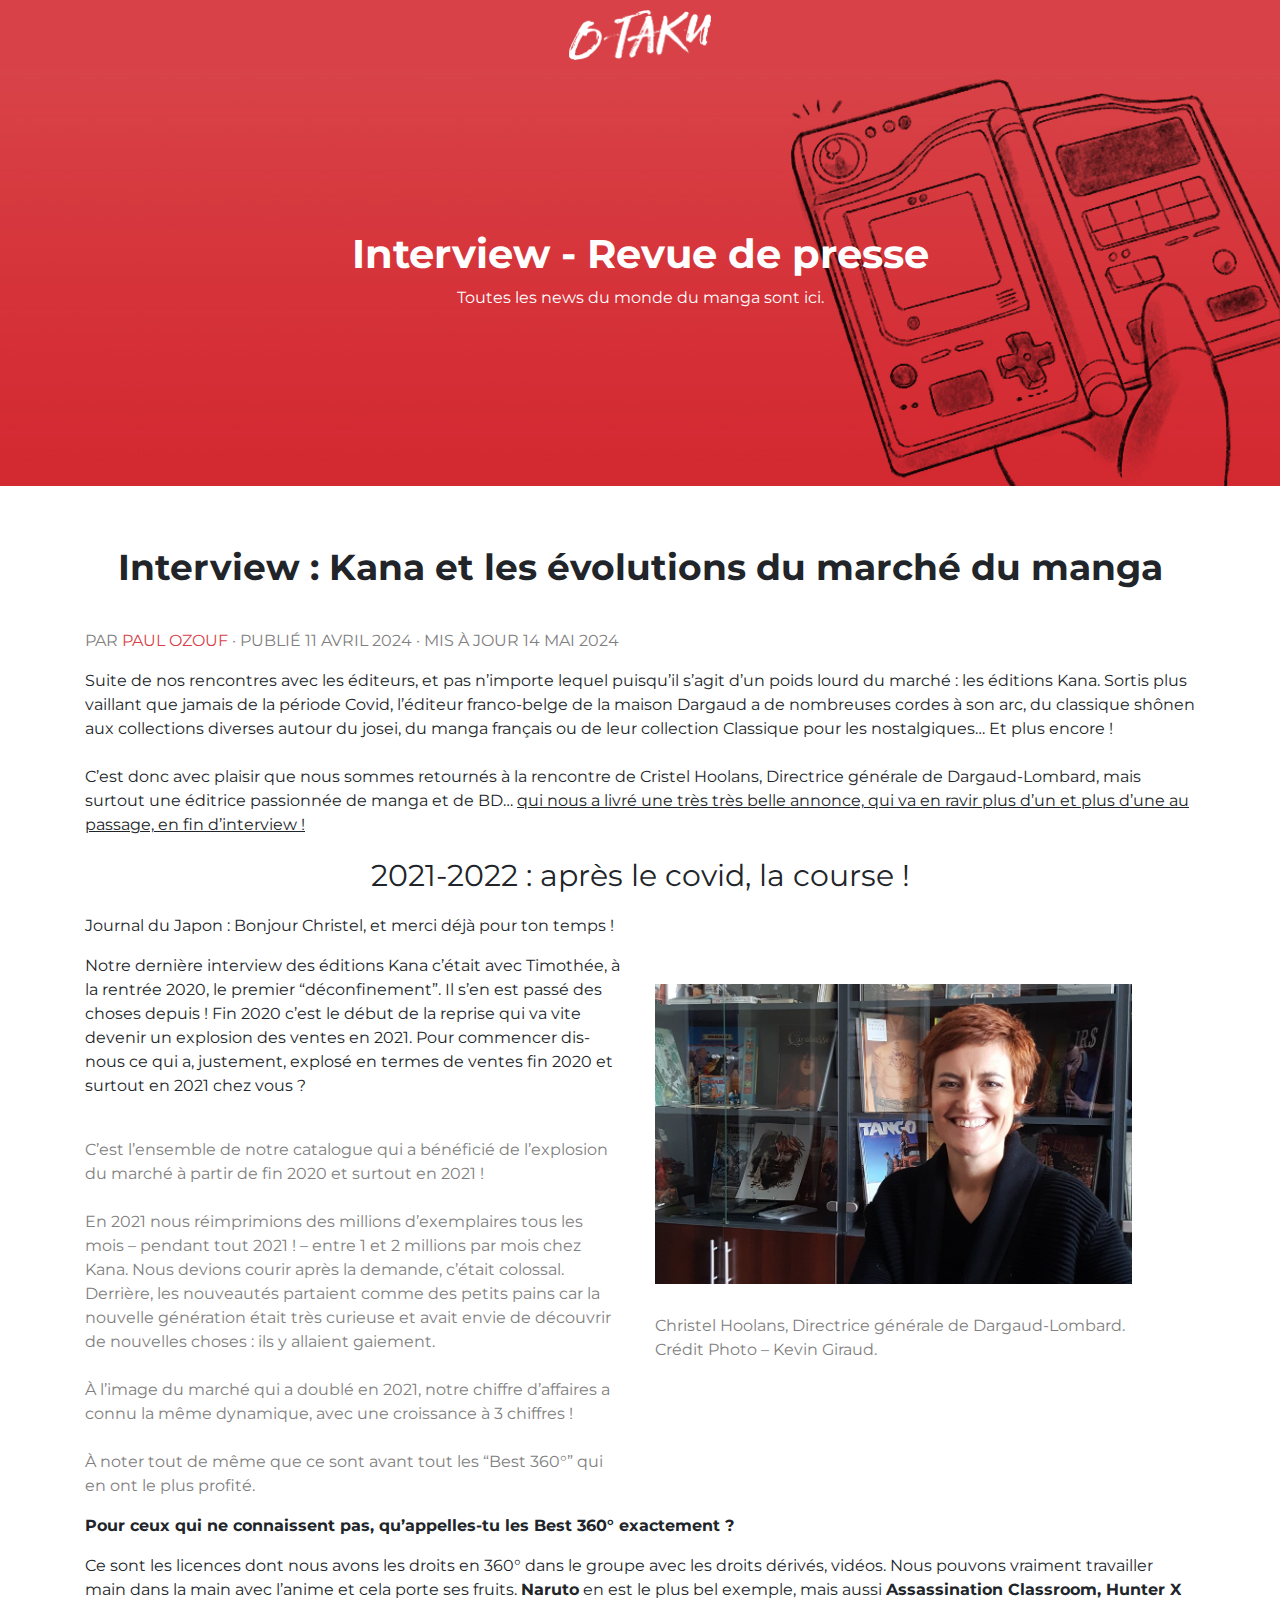
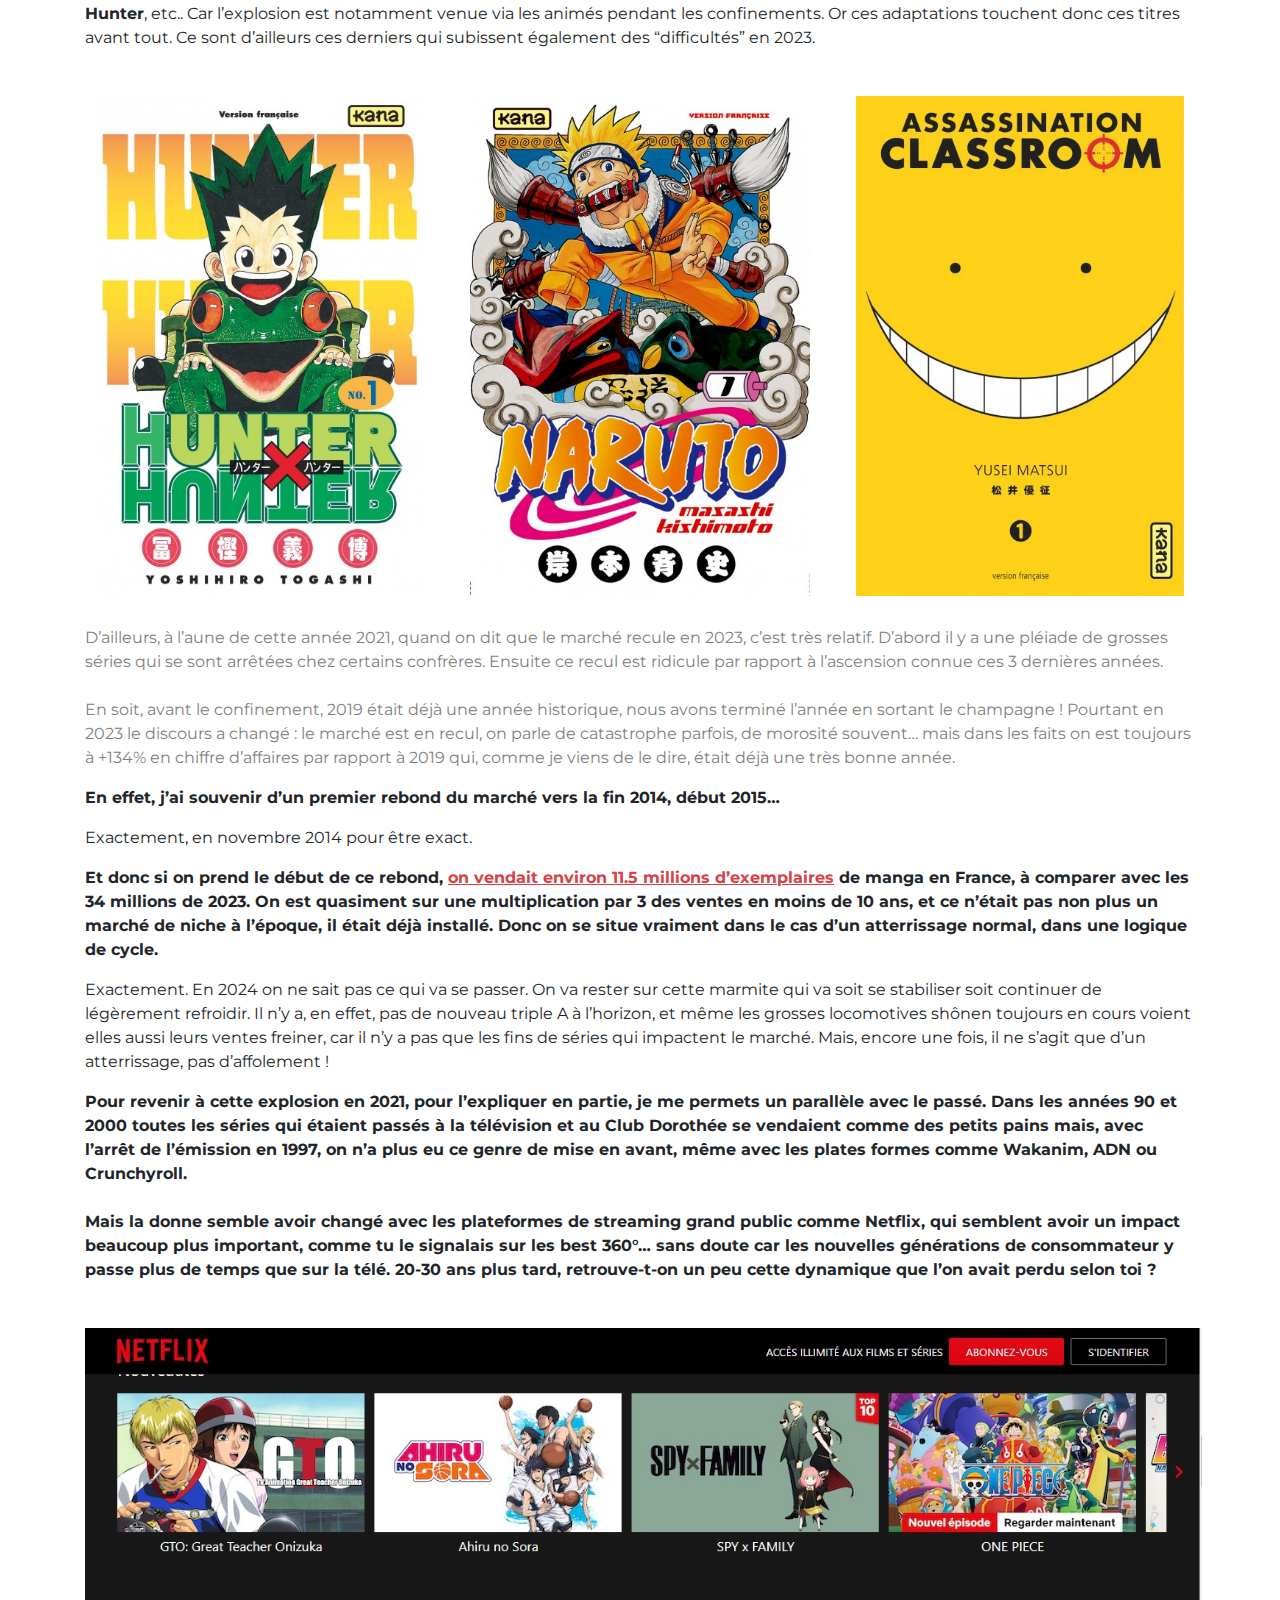
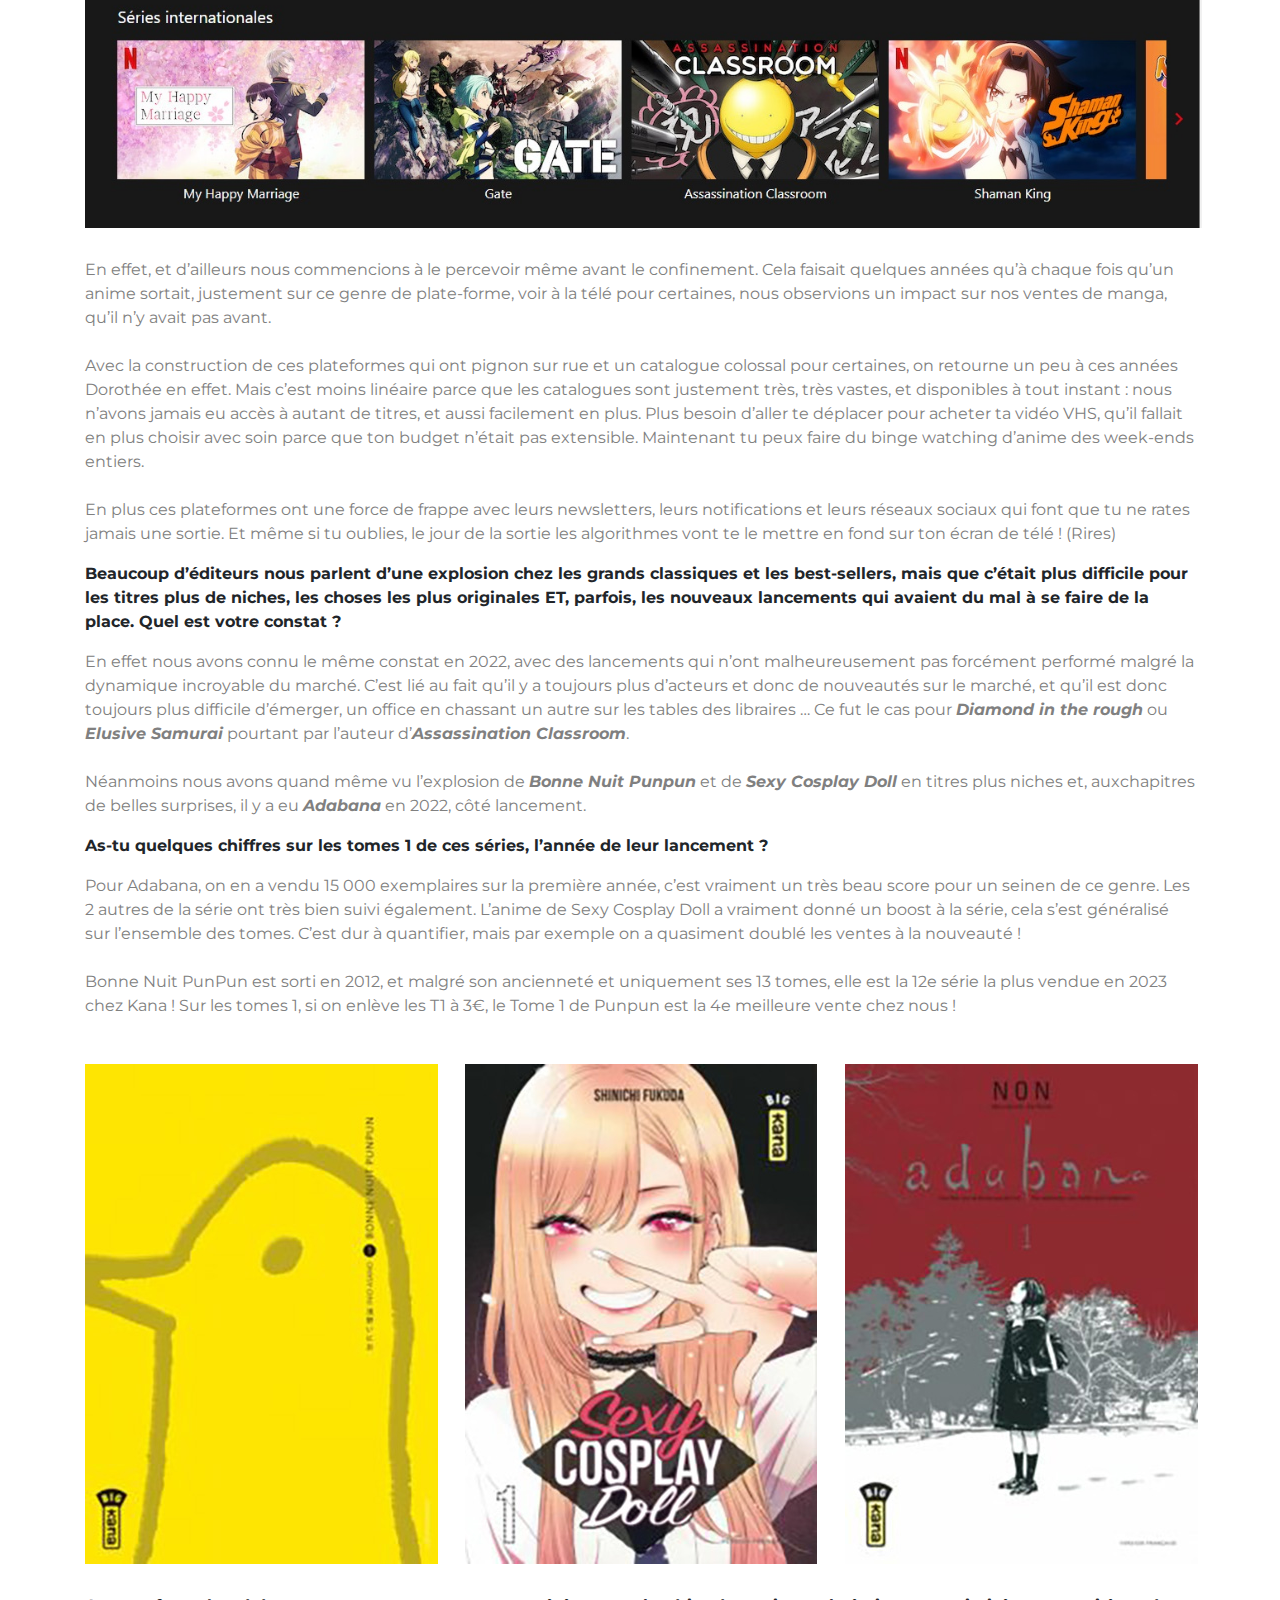
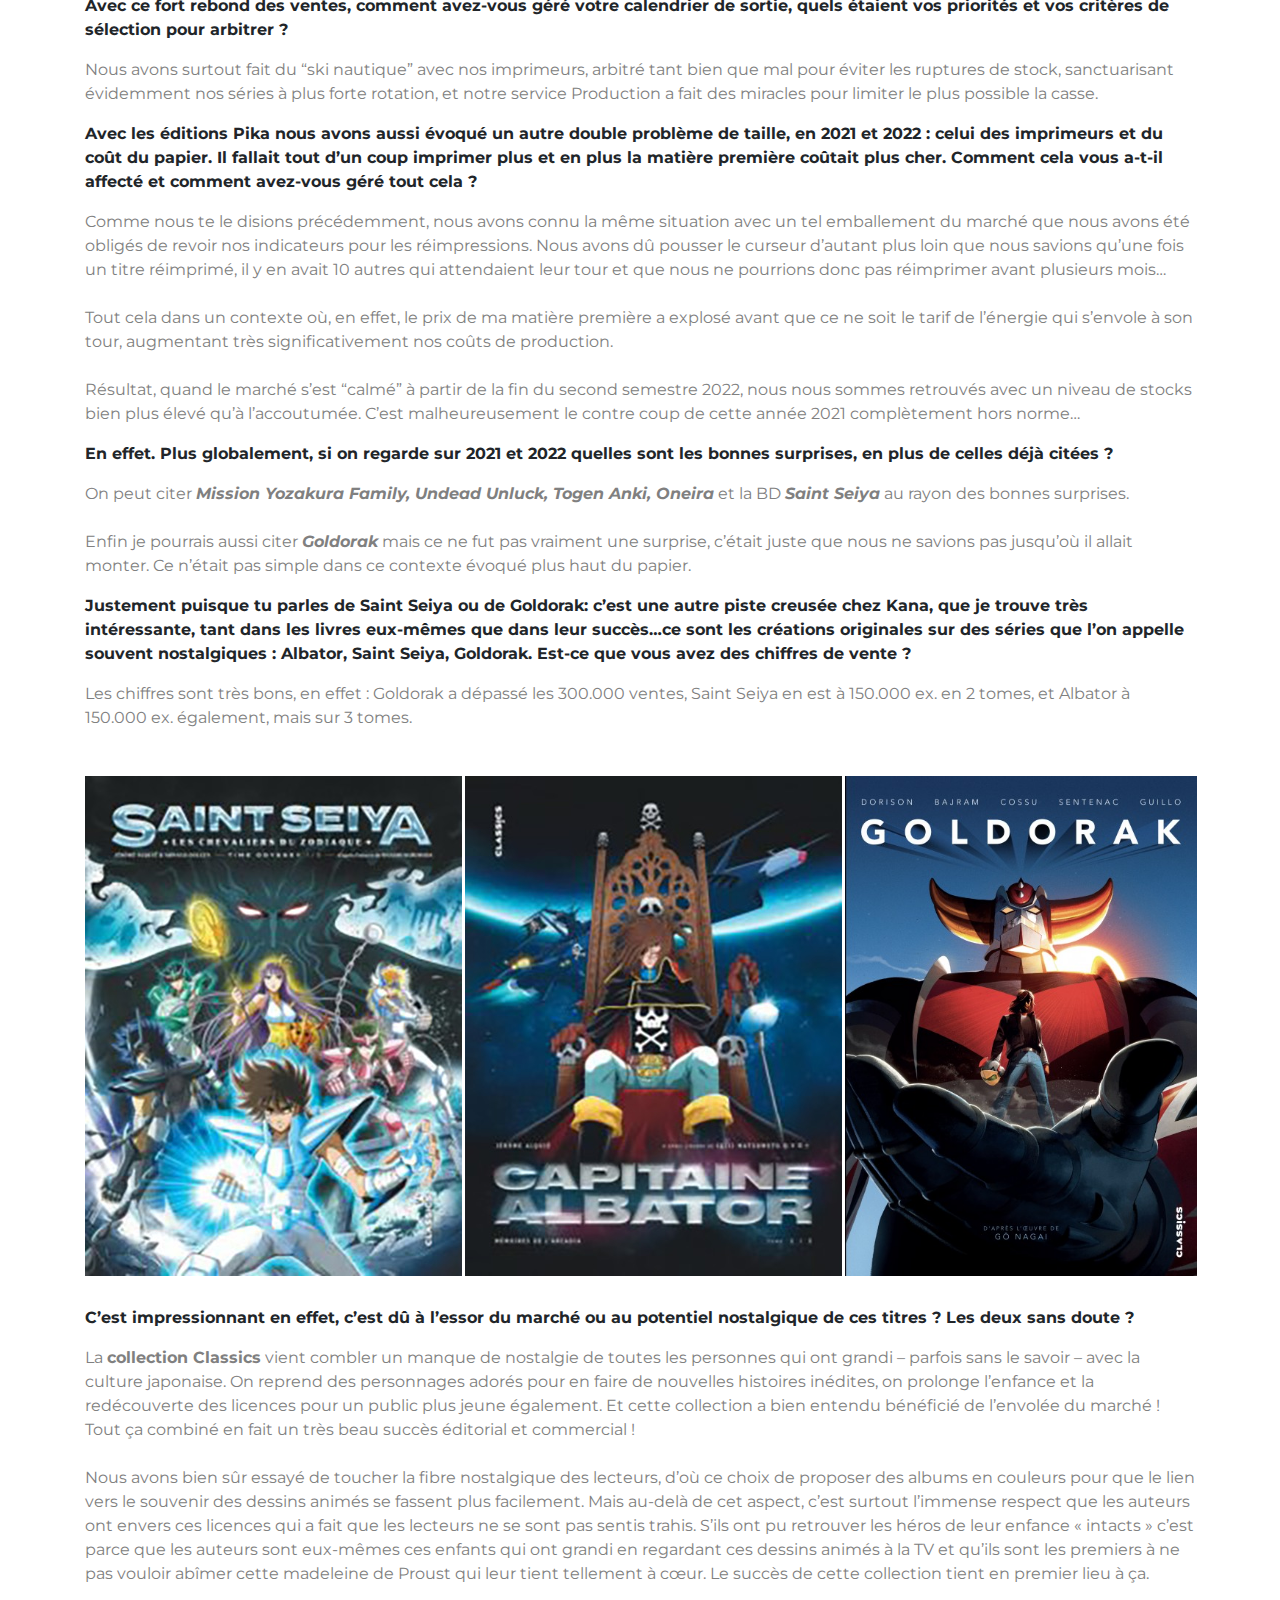
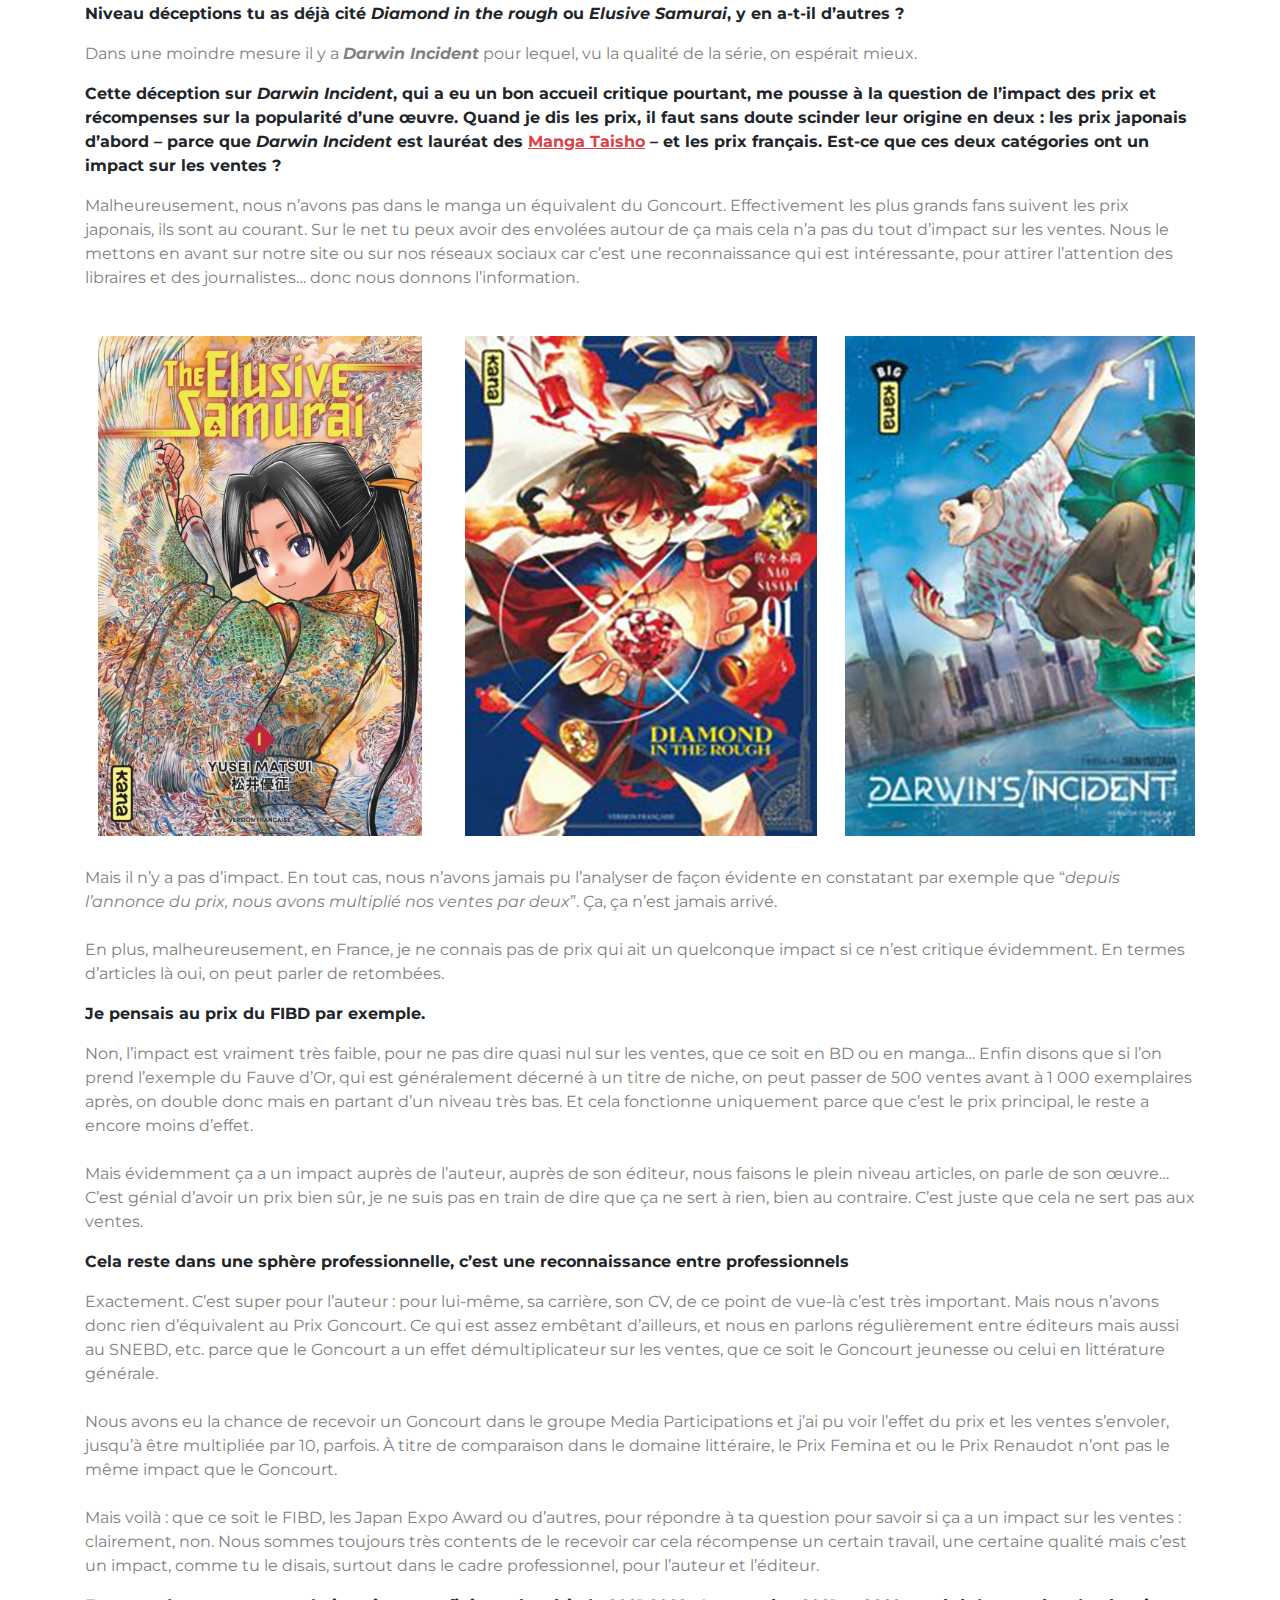
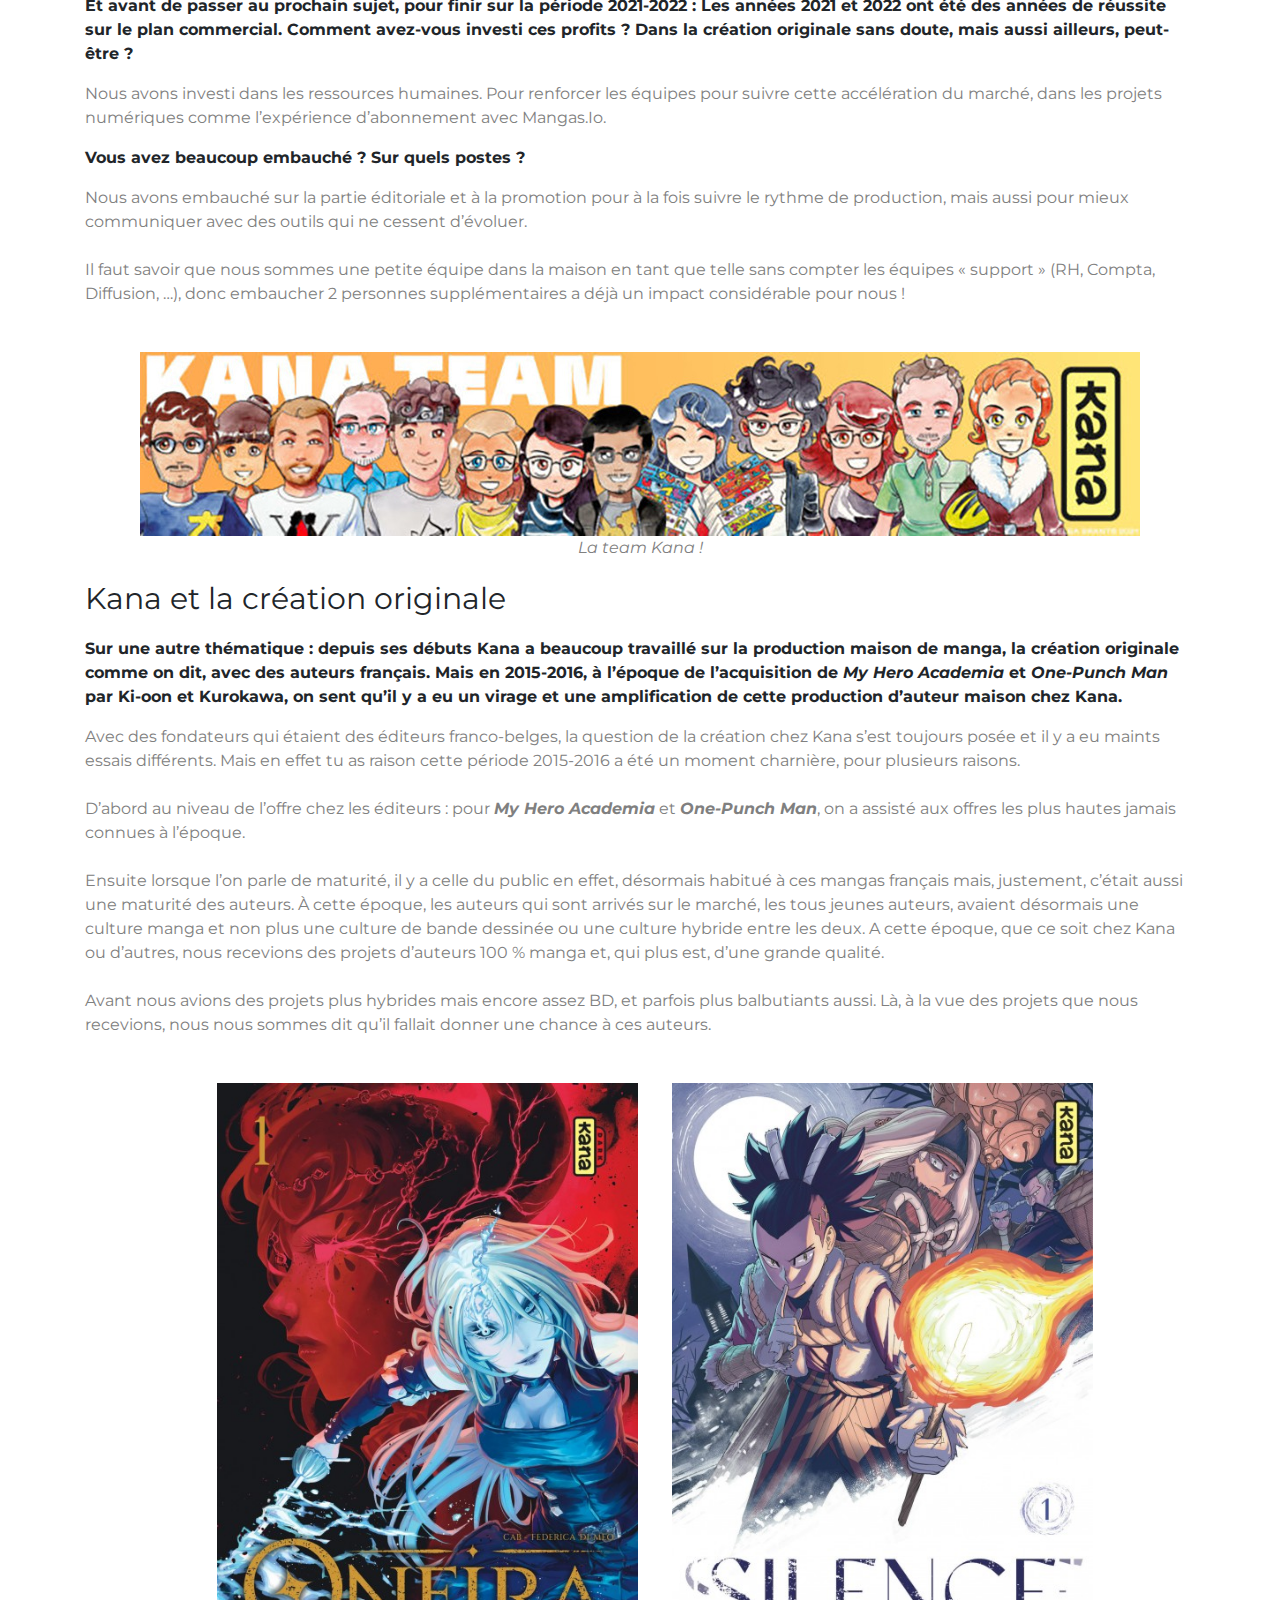
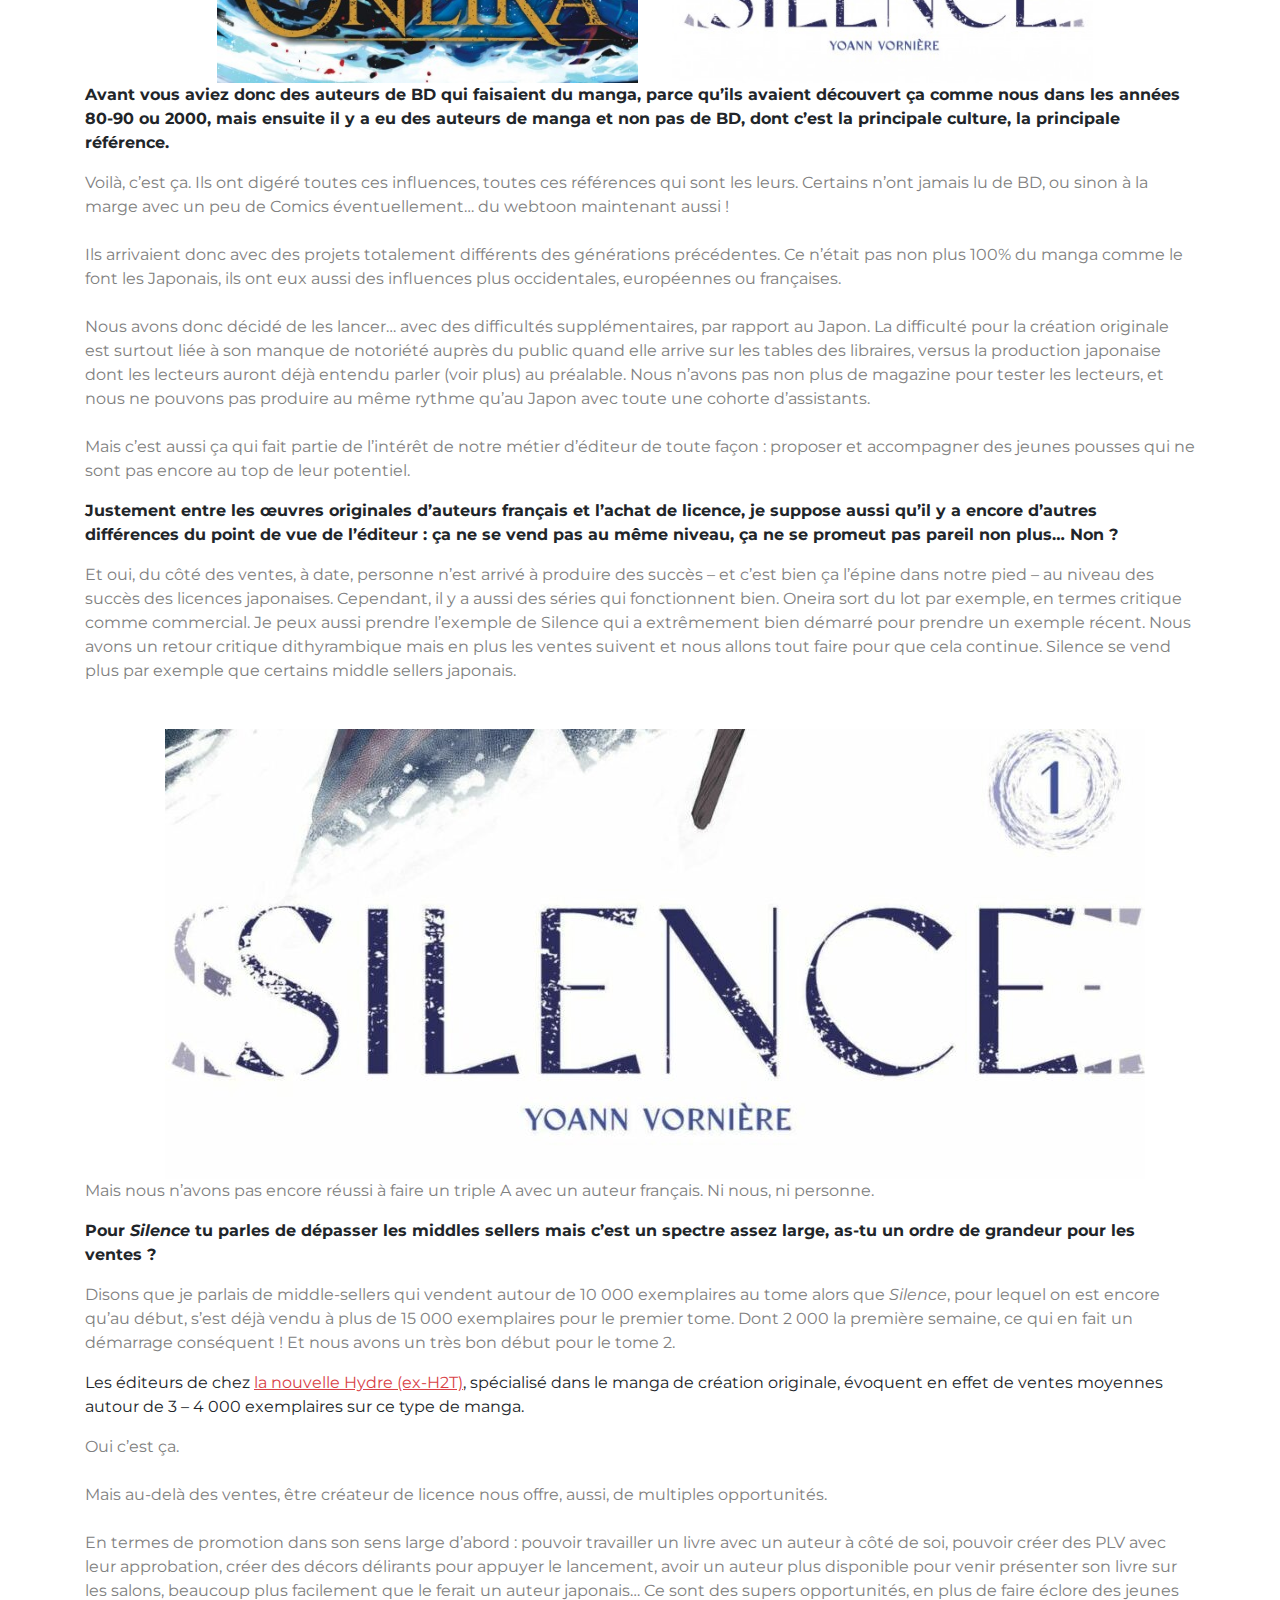
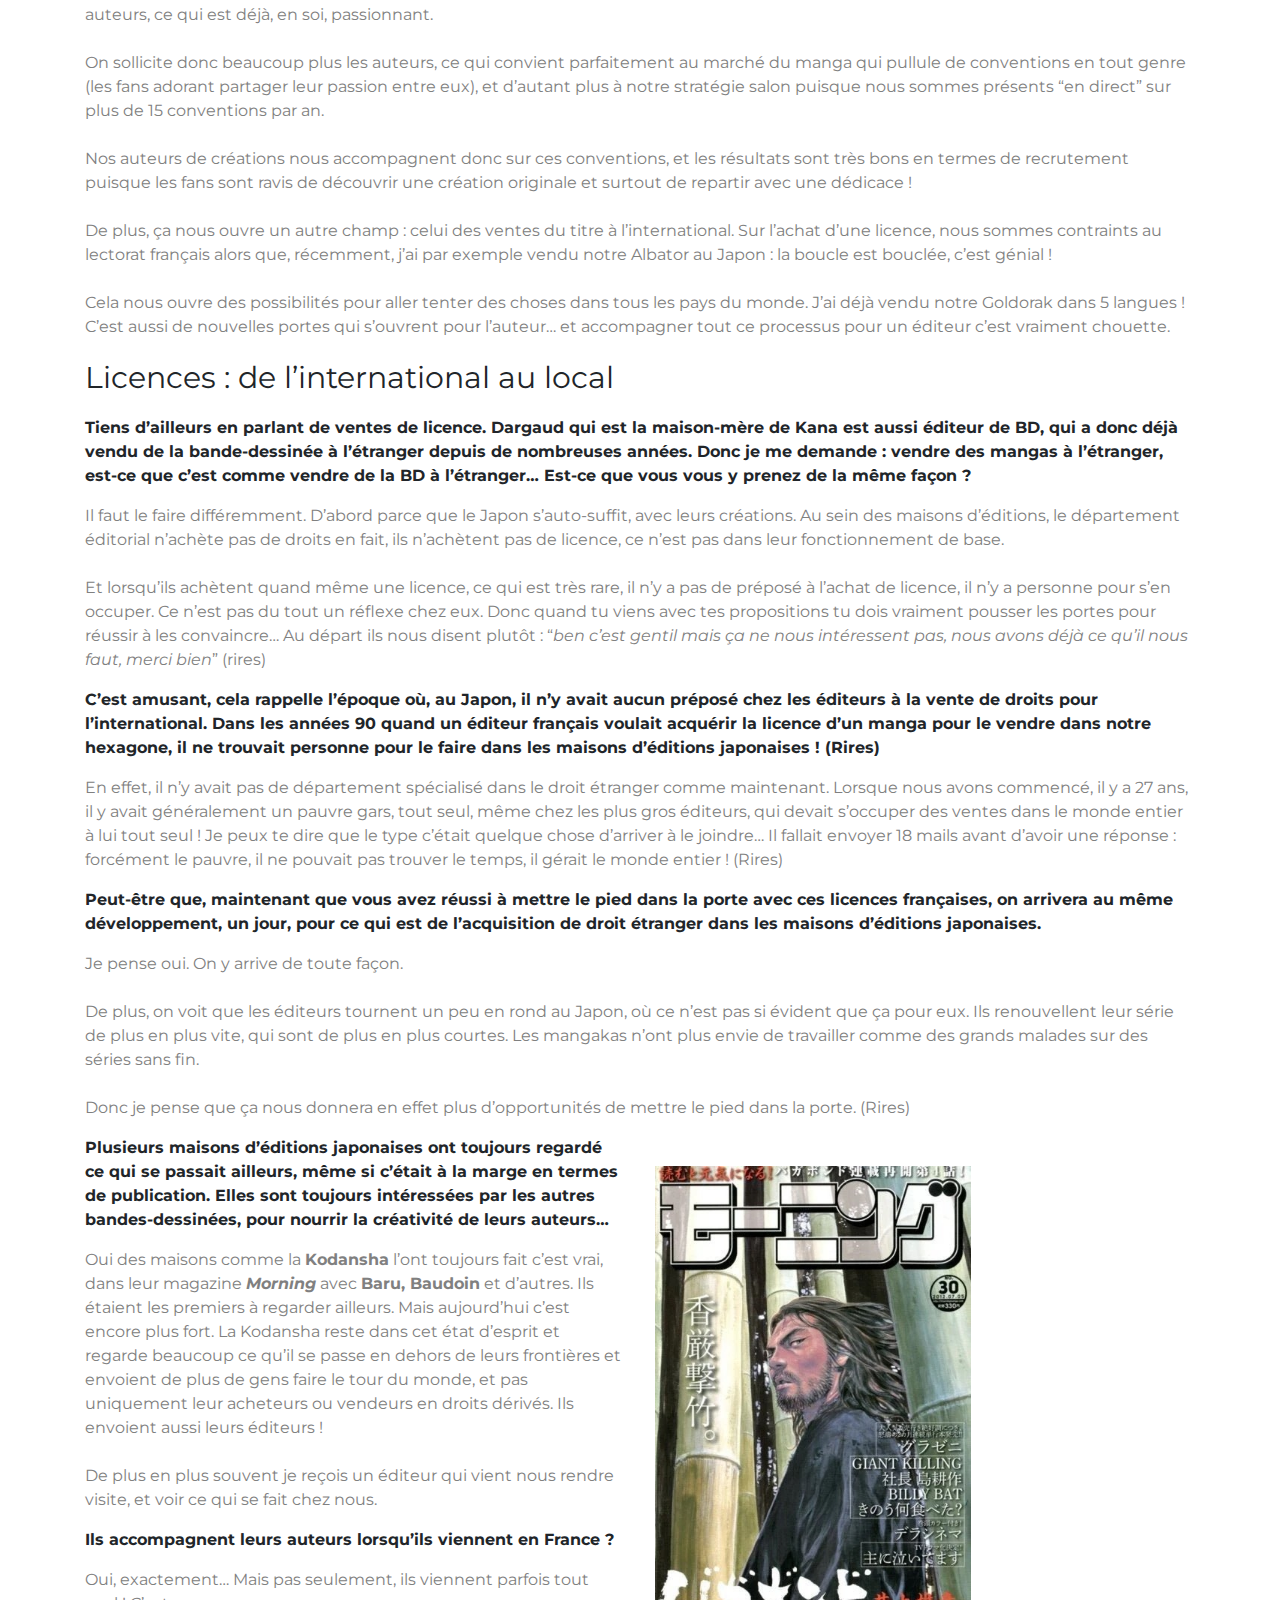
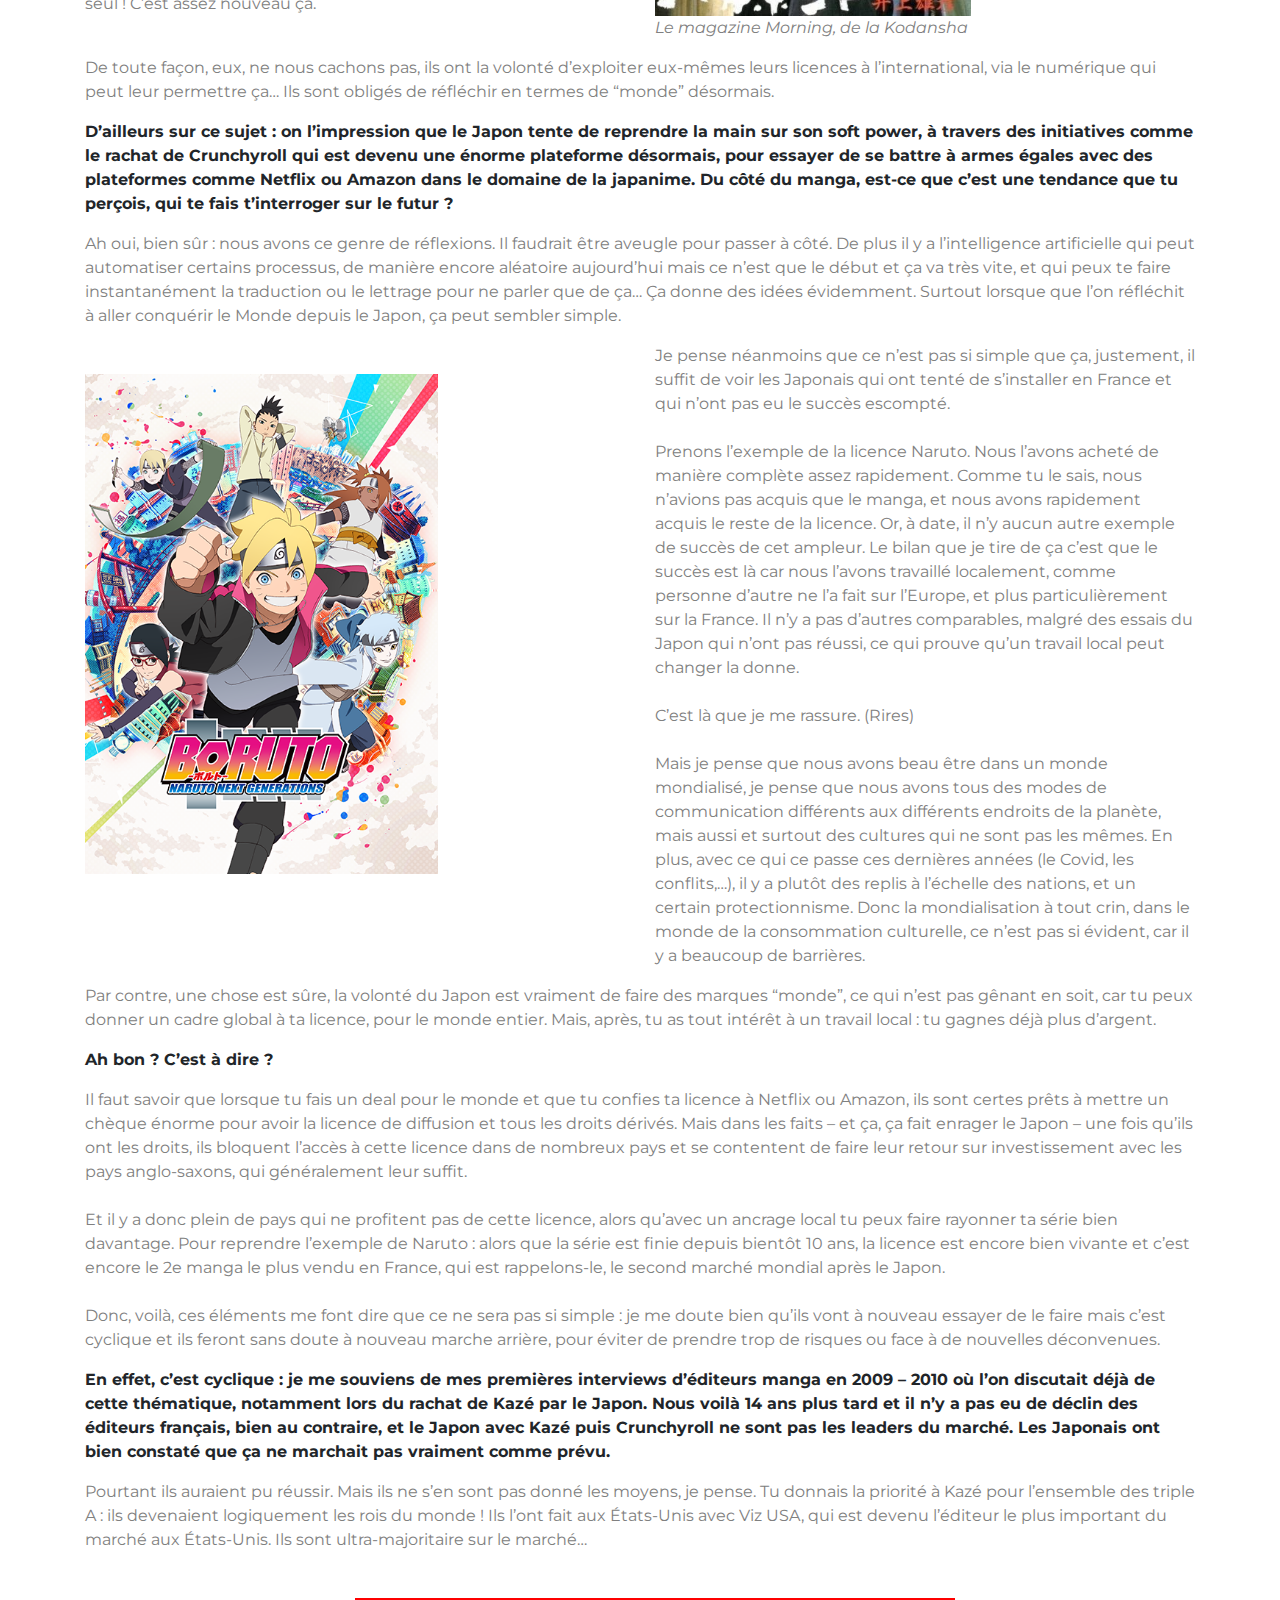
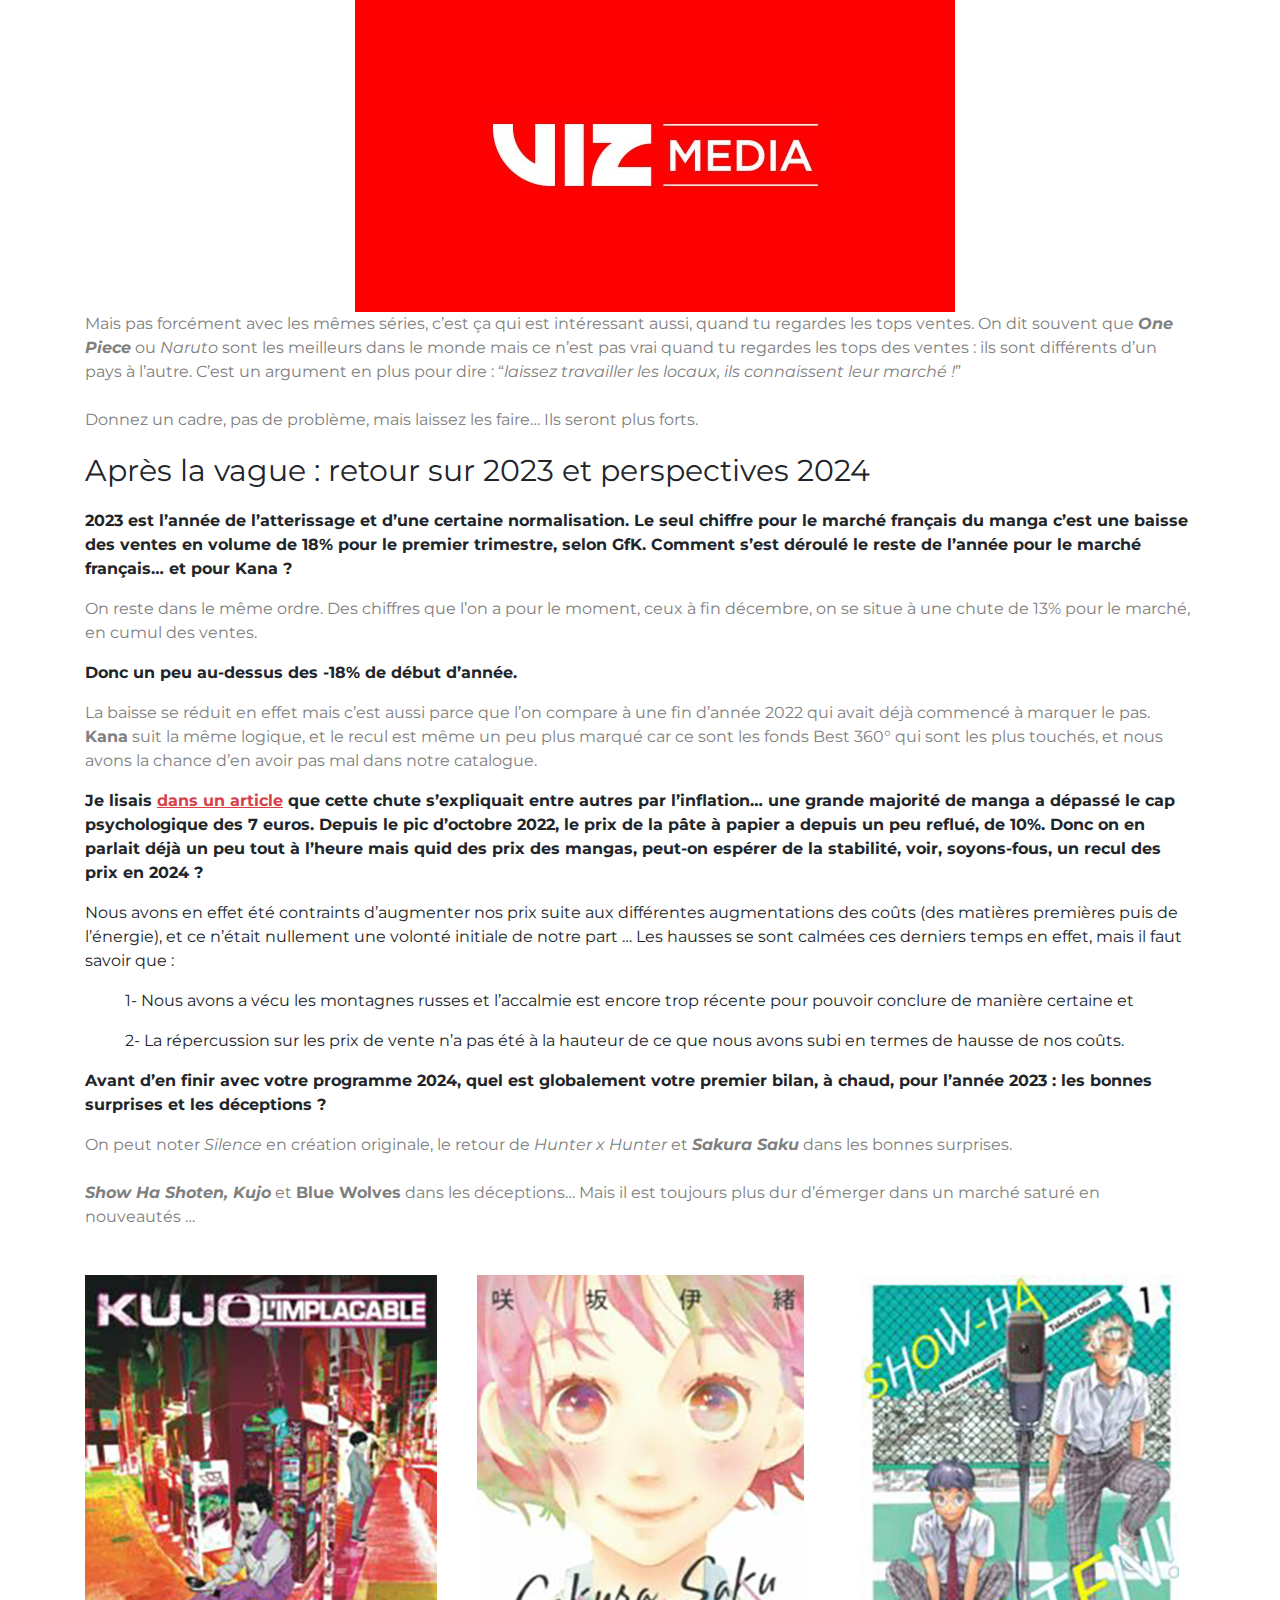
<file: interview.html>
<!DOCTYPE html>
<html lang="fr">
<head>
    <meta charset="UTF-8">
    <meta name="viewport" content="width=device-width, initial-scale=1.0">
    <title>Revue de Presse Manga</title>
    <link href="https://fonts.googleapis.com/css2?family=Montserrat:wght@400;700&display=swap" rel="stylesheet">
    <link href="https://stackpath.bootstrapcdn.com/bootstrap/4.5.2/css/bootstrap.min.css" rel="stylesheet">
    <link rel="stylesheet" href="style.css">
</head>
<body>
    <header class="fixed-top">
        <div class="container text-center">
            <a href="index.html">
                <img src="image/logo-400px.png" alt="Logo" class="logo">
            </a>
        </div>
    </header>

    <div class="banner text-center" style="margin-top: 70px;">
        <h1><strong>Interview - Revue de presse</strong></h1>
        <p>Toutes les news du monde du manga sont ici.</p>
    </div>

<section id="actualites" class="section-padding">
    <div class="container">
        <h2 class="section-title text-center">Interview : Kana et les évolutions du marché du manga</h2>
        <div>
            <div>
                <p style="color: grey;">
                    PAR <span style="color: #d84147;">PAUL OZOUF</span> · PUBLIÉ 11 AVRIL 2024 · MIS À JOUR 14 MAI 2024
                </p>           
            </div>
        </div>
        <div>
            <p>Suite de nos rencontres avec les éditeurs, et pas n’importe lequel puisqu’il s’agit d’un poids lourd du marché : les éditions Kana. Sortis plus vaillant que jamais de la période Covid, l’éditeur franco-belge de la maison Dargaud a de nombreuses cordes à son arc, du classique shônen aux collections diverses autour du josei, du manga français ou de leur collection Classique pour les nostalgiques… Et plus encore ! <br> <br>

                C’est donc avec plaisir que nous sommes retournés à la rencontre de Cristel Hoolans, Directrice générale de Dargaud-Lombard, mais surtout une éditrice passionnée de manga et de BD… <u>qui nous a livré une très très belle annonce, qui va en ravir plus d’un et plus d’une au passage, en fin d’interview !</u></p>
        </div>
        <div class="text-center">
            <p class="text-center" style="font-size: 30px;">2021-2022 : après le covid, la course !</p>
        </div>
        <div>
            <p>Journal du Japon : Bonjour Christel, et merci déjà pour ton temps !</p>
        </div>
        <div class="row">
            <div class="col-md-6">
                <p>Notre dernière interview des éditions Kana c’était avec Timothée, à la rentrée 2020, le premier “déconfinement”. Il s’en est passé des choses depuis ! Fin 2020 c’est le début de la reprise qui va vite devenir un explosion des ventes en 2021. Pour commencer dis-nous ce qui a, justement, explosé en termes de ventes fin 2020 et surtout en 2021 chez vous ? <br> <br>
                    
                    <p style="color: grey;">C’est l’ensemble de notre catalogue qui a bénéficié de l’explosion du marché à partir de fin 2020 et surtout en 2021 ! <br> <br>
                    
                    En 2021 nous réimprimions des millions d’exemplaires tous les mois – pendant tout 2021 ! – entre 1 et 2 millions par mois chez Kana. Nous devions courir après la demande, c’était colossal. Derrière, les nouveautés partaient comme des petits pains car la nouvelle génération était très curieuse et avait envie de découvrir de nouvelles choses : ils y allaient gaiement. <br> <br>
                    
                    À l’image du marché qui a doublé en 2021, notre chiffre d’affaires a connu la même dynamique, avec une croissance à 3 chiffres ! <br><br>
        
                    À noter tout de même que ce sont avant tout les “Best 360°” qui en ont le plus profité.</p>
            </div>
            <div class="col-md-6">
                <img src="interview/Christel-Hoolans.jpg" style="max-height: 300px; margin-top: 30px; margin-bottom: 30px;" alt="">
                <p style="color: grey;">Christel Hoolans, Directrice générale de Dargaud-Lombard. <br> Crédit Photo – Kevin Giraud.</p>
            </div>
        </div>
        <div>        
                <p><strong>Pour ceux qui ne connaissent pas, qu’appelles-tu les Best 360° exactement ?</strong></p>
        </div>
        <div>        
                <p>Ce sont les licences dont nous avons les droits en 360° dans le groupe avec les droits dérivés, vidéos. Nous pouvons vraiment travailler main dans la main avec l’anime et cela porte ses fruits. <strong>Naruto</strong> en est le plus bel exemple, mais aussi <strong>Assassination Classroom, Hunter X Hunter</strong>, etc.. Car l’explosion est notamment venue via les animés pendant les confinements. Or ces adaptations touchent donc ces titres avant tout. Ce sont d’ailleurs ces derniers qui subissent également des “difficultés” en 2023.</p>
        </div>
        <div class="row">
            <div class="col-md-4">
                <div class="text-center">
                    <img src="interview/Hunter-1.jpg" style="max-height: 500px; margin-top: 30px; margin-bottom: 30px;" alt="News 1">
                </div>
            </div>
            <div class="col-md-4">
                <div class="text-center">
                    <img src="interview/Naruto.jpg" style="max-height: 500px; margin-top: 30px; margin-bottom: 30px;" alt="News 1">
                </div>
            </div>
            <div class="col-md-4">
                <div class="text-center">
                    <img src="interview/Assassination-1.jpg" style="max-height: 500px; margin-top: 30px; margin-bottom: 30px;" alt="News 1">
                </div>
            </div>
        </div>
        <div>        
            <p style="color: grey;">D’ailleurs, à l’aune de cette année 2021, quand on dit que le marché recule en 2023, c’est très relatif. D’abord il y a une pléiade de grosses séries qui se sont arrêtées chez certains confrères. Ensuite ce recul est ridicule par rapport à l’ascension connue ces 3 dernières années. <br><br>

                En soit, avant le confinement, 2019 était déjà une année historique, nous avons terminé l’année en sortant le champagne ! Pourtant en 2023 le discours a changé : le marché est en recul, on parle de catastrophe parfois, de morosité souvent… mais dans les faits on est toujours à +134% en chiffre d’affaires par rapport à 2019 qui, comme je viens de le dire, était déjà une très bonne année.</p>
    </div>
    <div>        
        <p><strong>En effet, j’ai souvenir d’un premier rebond du marché vers la fin 2014, début 2015…</strong></p>
        <p>Exactement, en novembre 2014 pour être exact.</p>
        <p><strong>Et donc si on prend le début de ce rebond, <u style="color: #d84147;">on vendait environ 11.5 millions d’exemplaires</u> de manga en France, à comparer avec les 34 millions de 2023. On est quasiment sur une multiplication par 3 des ventes en moins de 10 ans, et ce n’était pas non plus un marché de niche à l’époque, il était déjà installé. Donc on se situe vraiment dans le cas d’un atterrissage normal, dans une logique de cycle.</strong></p>
        <p>Exactement. En 2024 on ne sait pas ce qui va se passer. On va rester sur cette marmite qui va soit se stabiliser soit continuer de légèrement refroidir. Il n’y a, en effet, pas de nouveau triple A à l’horizon, et même les grosses locomotives shônen toujours en cours voient elles aussi leurs ventes freiner, car il n’y a pas que les fins de séries qui impactent le marché. Mais, encore une fois, il ne s’agit que d’un atterrissage, pas d’affolement !</p>
        <p><strong>Pour revenir à cette explosion en 2021, pour l’expliquer en partie, je me permets un parallèle avec le passé. Dans les années 90 et 2000 toutes les séries qui étaient passés à la télévision et au Club Dorothée se vendaient comme des petits pains mais, avec l’arrêt de l’émission en 1997, on n’a plus eu ce genre de mise en avant, même avec les plates formes comme Wakanim, ADN ou Crunchyroll. <br> <br>

            Mais la donne semble avoir changé avec les plateformes de streaming grand public comme Netflix, qui semblent avoir un impact beaucoup plus important, comme tu le signalais sur les best 360°… sans doute car les nouvelles générations de consommateur y passe plus de temps que sur la télé. 20-30 ans plus tard, retrouve-t-on un peu cette dynamique que l’on avait perdu selon toi ?</strong></p>
</div>

        <div class="text-center">
            <img src="interview/Netflix-Anime.jpeg" style="max-height: 500px; margin-top: 30px; margin-bottom: 30px;" alt="">
        </div>

        <div>
            <p style="color: grey;">En effet, et d’ailleurs nous commencions à le percevoir même avant le confinement. Cela faisait quelques années qu’à chaque fois qu’un anime sortait, justement sur ce genre de plate-forme, voir à la télé pour certaines, nous observions un impact sur nos ventes de manga, qu’il n’y avait pas avant. <br><br>

                Avec la construction de ces plateformes qui ont pignon sur rue et un catalogue colossal pour certaines, on retourne un peu à ces années Dorothée en effet. Mais c’est moins linéaire parce que les catalogues sont justement très, très vastes, et disponibles à tout instant : nous n’avons jamais eu accès à autant de titres, et aussi facilement en plus. Plus besoin d’aller te déplacer pour acheter ta vidéo VHS, qu’il fallait en plus choisir avec soin parce que ton budget n’était pas extensible. Maintenant tu peux faire du binge watching d’anime des week-ends entiers. <br><br>
                
                En plus ces plateformes ont une force de frappe avec leurs newsletters, leurs notifications et leurs réseaux sociaux qui font que tu ne rates jamais une sortie. Et même si tu oublies, le jour de la sortie les algorithmes vont te le mettre en fond sur ton écran de télé ! (Rires)</p>
            <p><strong>Beaucoup d’éditeurs nous parlent d’une explosion chez les grands classiques et les best-sellers, mais que c’était plus difficile pour les titres plus de niches, les choses les plus originales ET, parfois, les nouveaux lancements qui avaient du mal à se faire de la place. Quel est votre constat ?</strong></p>
            <p style="color: grey;">En effet nous avons connu le même constat en 2022, avec des lancements qui n’ont malheureusement pas forcément performé malgré la dynamique incroyable du marché. C’est lié au fait qu’il y a toujours plus d’acteurs et donc de nouveautés sur le marché, et qu’il est donc toujours plus difficile d’émerger, un office en chassant un autre sur les tables des libraires … Ce fut le cas pour <strong><em>Diamond in the rough</em></strong> ou <strong><em>Elusive Samurai</em></strong> pourtant par l’auteur d’<strong><em>Assassination Classroom</em></strong>. <br><br>

                Néanmoins nous avons quand même vu l’explosion de <strong><em>Bonne Nuit Punpun</em></strong> et de <strong><em>Sexy Cosplay Doll</em></strong> en titres plus niches et, auxchapitres de belles surprises, il y a eu <strong><em>Adabana</em></strong> en 2022, côté lancement.</p>
            <p><strong>As-tu quelques chiffres sur les tomes 1 de ces séries, l’année de leur lancement ?</strong></p>
            <p style="color: grey;">Pour Adabana, on en a vendu 15 000 exemplaires sur la première année, c’est vraiment un très beau score pour un seinen de ce genre. Les 2 autres de la série ont très bien suivi également. L’anime de Sexy Cosplay Doll a vraiment donné un boost à la série, cela s’est généralisé sur l’ensemble des tomes. C’est dur à quantifier, mais par exemple on a quasiment doublé les ventes à la nouveauté ! <br><br>

                Bonne Nuit PunPun est sorti en 2012, et malgré son ancienneté et uniquement ses 13 tomes, elle est la 12e série la plus vendue en 2023 chez Kana ! Sur les tomes 1, si on enlève les T1 à 3€, le Tome 1 de Punpun est la 4e meilleure vente chez nous ! </p>
        </div>

        <div class="row">
            <div class="col-md-4">
                <div class="text-center">
                    <img src="interview/Punpun-212x300.jpg" style="max-height: 500px; margin-top: 30px; margin-bottom: 30px;" alt="News 1">
                </div>
            </div>
            <div class="col-md-4">
                <div class="text-center">
                    <img src="interview/Sexy-Cosplay-Doll-211x300.jpg" style="max-height: 500px; margin-top: 30px; margin-bottom: 30px;" alt="News 1">
                </div>
            </div>
            <div class="col-md-4">
                <div class="text-center">
                    <img src="interview/9782505113805-couv-M480x680-1-212x300.jpg" style="max-height: 500px; margin-top: 30px; margin-bottom: 30px;" alt="News 1">
                </div>
            </div>
        </div>

        <div>
            <p><strong>Avec ce fort rebond des ventes, comment avez-vous géré votre calendrier de sortie, quels étaient vos priorités et vos critères de sélection pour arbitrer ?</strong></p>
            <p style="color: grey;">Nous avons surtout fait du “ski nautique” avec nos imprimeurs, arbitré tant bien que mal pour éviter les ruptures de stock, sanctuarisant évidemment nos séries à plus forte rotation, et notre service Production a fait des miracles pour limiter le plus possible la casse.</p>
            <p><strong>Avec les éditions Pika nous avons aussi évoqué un autre double problème de taille, en 2021 et 2022 : celui des imprimeurs et du coût du papier. Il fallait tout d’un coup imprimer plus et en plus la matière première coûtait plus cher. Comment cela vous a-t-il affecté et comment avez-vous géré tout cela ?</strong></p>
            <p style="color: grey;">Comme nous te le disions précédemment, nous avons connu la même situation avec un tel emballement du marché que nous avons été obligés de revoir nos indicateurs pour les réimpressions. Nous avons dû pousser le curseur d’autant plus loin que nous savions qu’une fois un titre réimprimé, il y en avait 10 autres qui attendaient leur tour et que nous ne pourrions donc pas réimprimer avant plusieurs mois… <br><br>

                Tout cela dans un contexte où, en effet, le prix de ma matière première a explosé avant que ce ne soit le tarif de l’énergie qui s’envole à son tour, augmentant très significativement nos coûts de production. <br><br>
                
                Résultat, quand le marché s’est “calmé” à partir de la fin du second semestre 2022, nous nous sommes retrouvés avec un niveau de stocks bien plus élevé qu’à l’accoutumée. C’est malheureusement le contre coup de cette année 2021 complètement hors norme…</p>
            <p><strong>En effet. Plus globalement, si on regarde sur 2021 et 2022 quelles sont les bonnes surprises, en plus de celles déjà citées ?</strong></p>
            <p style="color: grey;">On peut citer <strong><em>Mission Yozakura Family, Undead Unluck, Togen Anki, Oneira</em></strong> et la BD <strong><em>Saint Seiya</em></strong> au rayon des bonnes surprises. <br> <br>

                Enfin je pourrais aussi citer <strong><em>Goldorak</em></strong> mais ce ne fut pas vraiment une surprise, c’était juste que nous ne savions pas jusqu’où il allait monter. Ce n’était pas simple dans ce contexte évoqué plus haut du papier.</p>
            <p><strong>Justement puisque tu parles de Saint Seiya ou de Goldorak: c’est une autre piste creusée chez Kana, que je trouve très intéressante, tant dans les livres eux-mêmes que dans leur succès…ce sont les créations originales sur des séries que l’on appelle souvent nostalgiques : Albator, Saint Seiya, Goldorak. Est-ce que vous avez des chiffres de vente ? </strong></p>
            <p style="color: grey;">Les chiffres sont très bons, en effet : Goldorak a dépassé les 300.000 ventes, Saint Seiya en est à 150.000 ex. en 2 tomes, et Albator à 150.000 ex. également, mais sur 3 tomes.</p>
        </div>

        <div class="row">
            <div class="col-md-4">
                <div class="text-center">
                    <img src="interview/Saint-Seiya-226x300.jpg" style="max-height: 500px; margin-top: 30px; margin-bottom: 30px;" alt="News 1">
                </div>
            </div>
            <div class="col-md-4">
                <div class="text-center">
                    <img src="interview/Albator-226x300.jpg" style="max-height: 500px; margin-top: 30px; margin-bottom: 30px;" alt="News 1">
                </div>
            </div>
            <div class="col-md-4">
                <div class="text-center">
                    <img src="interview/Goldorak.jpg" style="max-height: 500px; margin-top: 30px; margin-bottom: 30px;" alt="News 1">
                </div>
            </div>
        </div>

        <div>
        <p><strong>C’est impressionnant en effet, c’est dû à l’essor du marché ou au potentiel nostalgique de ces titres ? Les deux sans doute ?</strong></p>
        <p style="color: grey;">La <strong>collection Classics</strong> vient combler un manque de nostalgie de toutes les personnes qui ont grandi – parfois sans le savoir – avec la culture japonaise. On reprend des personnages adorés pour en faire de nouvelles histoires inédites, on prolonge l’enfance et la redécouverte des licences pour un public plus jeune également. Et cette collection a bien entendu bénéficié de l’envolée du marché ! Tout ça combiné en fait un très beau succès éditorial et commercial ! <br><br>

            Nous avons bien sûr essayé de toucher la fibre nostalgique des lecteurs, d’où ce choix de proposer des albums en couleurs pour que le lien vers le souvenir des dessins animés se fassent plus facilement. Mais au-delà de cet aspect, c’est surtout l’immense respect que les auteurs ont envers ces licences qui a fait que les lecteurs ne se sont pas sentis trahis. S’ils ont pu retrouver les héros de leur enfance « intacts » c’est parce que les auteurs sont eux-mêmes ces enfants qui ont grandi en regardant ces dessins animés à la TV et qu’ils sont les premiers à ne pas vouloir abîmer cette madeleine de Proust qui leur tient tellement à cœur. Le succès de cette collection tient en premier lieu à ça.</p>
        <p><strong>Niveau déceptions tu as déjà cité <em>Diamond in the rough</em> ou <em>Elusive Samurai</em>, y en a-t-il d’autres ?</strong></p>
        <p style="color: grey;">Dans une moindre mesure il y a <strong><em>Darwin Incident</em></strong> pour lequel, vu la qualité de la série, on espérait mieux.</p>
        <p><strong>Cette déception sur <em>Darwin Incident</em>, qui a eu un bon accueil critique pourtant, me pousse à la question de l’impact des prix et récompenses sur la popularité d’une œuvre. Quand je dis les prix, il faut sans doute scinder leur origine en deux : les prix japonais d’abord – parce que <em>Darwin Incident</em> est lauréat des <u style="color: #d84147;">Manga Taisho</u> – et les prix français. Est-ce que ces deux catégories ont un impact sur les ventes ?</strong></p>
        <p style="color: grey;">Malheureusement, nous n’avons pas dans le manga un équivalent du Goncourt. Effectivement les plus grands fans suivent les prix  japonais, ils sont au courant. Sur le net tu peux avoir des envolées autour de ça mais cela n’a pas du tout d’impact sur les ventes. Nous le mettons en avant sur notre site ou sur nos réseaux sociaux car c’est une reconnaissance qui est intéressante, pour attirer l’attention des libraires et des journalistes… donc nous donnons l’information.</p>

        <div class="row">
            <div class="col-md-4">
                <div class="text-center">
                    <img src="interview/Elusive-samurai-1.jpg" style="max-height: 500px; margin-top: 30px; margin-bottom: 30px;" alt="News 1">
                </div>
            </div>
            <div class="col-md-4">
                <div class="text-center">
                    <img src="interview/Diamond-1-211x300.jpg" style="max-height: 500px; margin-top: 30px; margin-bottom: 30px;" alt="News 1">
                </div>
            </div>
            <div class="col-md-4">
                <div class="text-center">
                    <img src="interview/Darwin-Incident-1-210x300.jpg" style="max-height: 500px; margin-top: 30px; margin-bottom: 30px;" alt="News 1">
                </div>
            </div>
        </div>

        <div>
            <p style="color: grey;">Mais il n’y a pas d’impact. En tout cas, nous n’avons jamais pu l’analyser de façon évidente en constatant par exemple que “<em>depuis l’annonce du prix, nous avons multiplié nos ventes par deux</em>”. Ça, ça n’est jamais arrivé. <br><br>

                En plus, malheureusement, en France, je ne connais pas de prix qui ait un quelconque impact si ce n’est critique évidemment. En termes d’articles là oui, on peut parler de retombées.</p>
            <p><strong>Je pensais au prix du FIBD par exemple.</strong></p>
            <p style="color: grey;">Non, l’impact est vraiment très faible, pour ne pas dire quasi nul sur les ventes, que ce soit en BD ou en manga… Enfin disons que si l’on prend l’exemple du Fauve d’Or, qui est généralement décerné à un titre de niche, on peut passer de 500 ventes avant à 1 000 exemplaires après, on double donc mais en partant d’un niveau très bas. Et cela fonctionne uniquement parce que c’est le prix principal, le reste a encore moins d’effet. <br><br>

                Mais évidemment ça a un impact auprès de l’auteur, auprès de son éditeur, nous faisons le plein niveau articles, on parle de son œuvre… C’est génial d’avoir un prix bien sûr, je ne suis pas en train de dire que ça ne sert à rien, bien au contraire. C’est juste que cela ne sert pas aux ventes.</p>
            <p><strong>Cela reste dans une sphère professionnelle, c’est une reconnaissance entre professionnels</strong></p>
            <p style="color: grey;">Exactement. C’est super pour l’auteur : pour lui-même, sa carrière, son CV, de ce point de vue-là c’est très important.

                Mais nous n’avons donc rien d’équivalent au Prix Goncourt. Ce qui est assez embêtant d’ailleurs, et nous en parlons régulièrement entre éditeurs mais aussi au SNEBD, etc. parce que le Goncourt a un effet démultiplicateur sur les ventes, que ce soit le Goncourt jeunesse ou celui en littérature générale. <br><br>
                
                Nous avons eu la chance de recevoir un Goncourt dans le groupe Media Participations et j’ai pu voir l’effet du prix et les ventes s’envoler, jusqu’à être multipliée par 10, parfois. À titre de comparaison dans le domaine littéraire, le Prix Femina et ou le Prix Renaudot n’ont pas le même impact que le Goncourt. <br><br>
                
                Mais voilà : que ce soit le FIBD, les Japan Expo Award ou d’autres, pour répondre à ta question pour savoir si ça a un impact sur les ventes : clairement, non. Nous sommes toujours très contents de le recevoir car cela récompense un certain travail, une certaine qualité mais c’est un impact, comme tu le disais, surtout dans le cadre professionnel, pour l’auteur et l’éditeur.</p>
            <p><strong>Et avant de passer au prochain sujet, pour finir sur la période 2021-2022 : Les années 2021 et 2022 ont été des années de réussite sur le plan commercial. Comment avez-vous investi ces profits ? Dans la création originale sans doute, mais aussi ailleurs, peut-être ?</strong></p>
            <p style="color: grey;">Nous avons investi dans les ressources humaines. Pour renforcer les équipes pour suivre cette accélération du marché, dans les projets numériques comme l’expérience d’abonnement avec Mangas.Io.</p>
            <p><strong>Vous avez beaucoup embauché ? Sur quels postes ?</strong></p>
            <p style="color: grey;">Nous avons embauché sur la partie éditoriale et à la promotion pour à la fois suivre le rythme de production, mais aussi pour mieux communiquer avec des outils qui ne cessent d’évoluer. <br><br>

                Il faut savoir que nous sommes une petite équipe dans la maison en tant que telle sans compter les équipes « support » (RH, Compta, Diffusion, …), donc embaucher 2 personnes supplémentaires a déjà un impact considérable pour nous !</p>
        </div>

        <div class="text-center">
            <img src="interview/Kana-Team-768x141.jpg" style="max-height: 500px; margin-top: 30px;" alt="">
            <p style="color: grey;"><em>La team Kana !</em></p>
        </div>

        <div>
            <p style="font-size: 30px;">Kana et la création originale</p>
            <p><strong>Sur une autre thématique : depuis ses débuts Kana a beaucoup travaillé sur la production maison de manga, la création originale comme on dit, avec des auteurs français.  Mais en 2015-2016, à l’époque de l’acquisition de <em>My Hero Academia</em> et <em>One-Punch Man</em> par Ki-oon et Kurokawa, on sent qu’il y a eu un virage et une amplification de cette production d’auteur maison chez Kana. </strong></p>
            <p style="color: grey;">Avec des fondateurs qui étaient des éditeurs franco-belges, la question de la création chez Kana s’est toujours posée et il y a eu maints essais différents. Mais en effet tu as raison cette période 2015-2016 a été un moment charnière, pour plusieurs raisons. <br><br>

                D’abord au niveau de l’offre chez les éditeurs : pour <strong><em>My Hero Academia</em></strong> et <strong><em>One-Punch Man</em></strong>, on a assisté aux offres les plus hautes jamais connues à l’époque. <br><br>
                
                Ensuite lorsque l’on parle de maturité, il y a celle du public en effet, désormais habitué à ces mangas français mais, justement, c’était aussi une maturité des auteurs. À cette époque, les auteurs qui sont arrivés sur le marché, les tous jeunes auteurs, avaient désormais une culture manga et non plus une culture de bande dessinée ou une culture hybride entre les deux. A cette époque, que ce soit chez Kana ou d’autres, nous recevions des projets d’auteurs 100 % manga et, qui plus est, d’une grande qualité. <br><br>
                
                Avant nous avions des projets plus hybrides mais encore assez BD, et parfois plus balbutiants aussi. Là, à la vue des projets que nous recevions, nous nous sommes dit qu’il fallait donner une chance à ces auteurs.</p>
        </div>

        <div class="text-center">
            <img src="interview/Oneira-1.jpg" style="max-height: 600px; margin-top: 30px; margin-left: 30px;" alt="">
            <img src="interview/Silence.jpg" style="max-height: 600px; margin-top: 30px; margin-left: 30px;" alt="">
        </div>

        <div>
            <p><strong>Avant vous aviez donc des auteurs de BD qui faisaient du manga, parce qu’ils avaient découvert ça comme nous dans les années 80-90 ou 2000, mais ensuite il y a eu des auteurs de manga et non pas de BD, dont c’est la principale culture, la principale référence.</strong></p>
            <p style="color: grey;">Voilà, c’est ça. Ils ont digéré toutes ces influences, toutes ces références qui sont les leurs. Certains n’ont jamais lu de BD, ou sinon à la marge avec un peu de Comics éventuellement… du webtoon maintenant aussi ! <br><br>

                Ils arrivaient donc avec des projets totalement différents des générations précédentes. Ce n’était pas non plus 100% du manga comme le font les Japonais, ils ont eux aussi des influences plus occidentales, européennes ou françaises. <br><br>
                
                Nous avons donc décidé de les lancer… avec des difficultés supplémentaires, par rapport au Japon. La difficulté pour la création originale est surtout liée à son manque de notoriété auprès du public quand elle arrive sur les tables des libraires, versus la production japonaise dont les lecteurs auront déjà entendu parler (voir plus) au préalable. Nous n’avons pas non plus de magazine pour tester les lecteurs, et nous ne pouvons pas produire au même rythme qu’au Japon avec toute une cohorte d’assistants. <br><br>
                
                Mais c’est aussi ça qui fait partie de l’intérêt de notre métier d’éditeur de toute façon : proposer et accompagner des jeunes pousses qui ne sont pas encore au top de leur potentiel.</p>
            <p><strong>Justement entre les œuvres originales d’auteurs français et l’achat de licence, je suppose aussi qu’il y a encore d’autres différences du point de vue de l’éditeur : ça ne se vend pas au même niveau, ça ne se promeut pas pareil non plus… Non ?</strong></p>
            <p style="color: grey;">Et oui, du côté des ventes, à date, personne n’est arrivé à produire des succès – et c’est bien ça l’épine dans notre pied – au niveau des succès des licences japonaises.

                Cependant, il y a aussi des séries qui fonctionnent bien. Oneira sort du lot par exemple, en termes critique comme commercial. Je peux aussi prendre l’exemple de Silence qui a extrêmement bien démarré pour prendre un exemple récent. Nous avons un retour critique dithyrambique mais en plus les ventes suivent et nous allons tout faire pour que cela continue. Silence se vend plus par exemple que certains middle sellers japonais. </p>  
        </div>

        <div class="text-center">
            <img src="interview/Silence_couv_t-1-980x450.jpg" style="max-height: 600px; margin-top: 30px; margin-left: 30px;" alt="">
        </div>

        <div>
            <p style="color: grey;">Mais nous n’avons pas encore réussi à faire un triple A avec un auteur français. Ni nous, ni personne. </p>
            <p><strong>Pour <em>Silence</em> tu parles de dépasser les middles sellers mais c’est un spectre assez large, as-tu un ordre de grandeur pour les ventes ?</strong></p>
            <p style="color: grey;">Disons que je parlais de middle-sellers qui vendent autour de 10 000 exemplaires au tome alors que <em>Silence</em>, pour lequel on est encore qu’au début, s’est déjà vendu à plus de 15 000 exemplaires pour le premier tome. Dont 2 000 la première semaine, ce qui en fait un démarrage conséquent ! Et nous avons un très bon début pour le tome 2. </p>
            <p><strong></strong>Les éditeurs de chez <u style="color: #d84147;">la nouvelle Hydre (ex-H2T)</u>, spécialisé dans le manga de création originale, évoquent en effet de ventes moyennes autour de 3 – 4 000 exemplaires sur ce type de manga.</p>
            <p style="color: grey;">Oui c’est ça. <br><br>

                Mais au-delà des ventes, être créateur de licence nous offre, aussi, de multiples opportunités. <br><br>
                
                En termes de promotion dans son sens large d’abord : pouvoir travailler un livre avec un auteur à côté de soi, pouvoir créer des PLV avec leur approbation, créer des décors délirants pour appuyer le lancement, avoir un auteur plus disponible pour venir présenter son livre sur les salons, beaucoup plus facilement que le ferait un auteur japonais… Ce sont des supers opportunités, en plus de faire éclore des jeunes auteurs, ce qui est déjà, en soi, passionnant. <br><br>
                
                On sollicite donc beaucoup plus les auteurs, ce qui convient parfaitement au marché du manga qui pullule de conventions en tout genre (les fans adorant partager leur passion entre eux), et d’autant plus à notre stratégie salon puisque nous sommes présents “en direct” sur plus de 15 conventions par an. <br><br>
                
                Nos auteurs de créations nous accompagnent donc sur ces conventions, et les résultats sont très bons en termes de recrutement puisque les fans sont ravis de découvrir une création originale et surtout de repartir avec une dédicace !  <br><br>
                
                De plus, ça nous ouvre un autre champ : celui des ventes du titre à l’international. Sur l’achat d’une licence, nous sommes contraints au lectorat français alors que, récemment, j’ai par exemple vendu notre Albator au Japon : la boucle est bouclée, c’est génial ! <br><br>
                
                Cela nous ouvre des possibilités pour aller tenter des choses dans tous les pays du monde. J’ai déjà vendu notre Goldorak dans 5 langues ! C’est aussi de nouvelles portes qui s’ouvrent pour l’auteur… et accompagner tout ce processus pour un éditeur c’est vraiment chouette.</p>
            <p style="font-size: 30px;">Licences : de l’international au local</p>
            <p><strong>Tiens d’ailleurs en parlant de ventes de licence. Dargaud qui est la maison-mère de Kana est aussi éditeur de BD, qui a donc déjà vendu de la bande-dessinée à l’étranger depuis de nombreuses années. Donc je me demande : vendre des mangas à l’étranger, est-ce que c’est comme vendre de la BD à l’étranger… Est-ce que vous vous y prenez de la même façon ?</strong></p>
            <p style="color: grey;">Il faut le faire différemment. D’abord parce que le Japon s’auto-suffit, avec leurs créations. Au sein des maisons d’éditions, le département éditorial n’achète pas de droits en fait, ils n’achètent pas de licence, ce n’est pas dans leur fonctionnement de base. <br><br>

                Et lorsqu’ils achètent quand même une licence, ce qui est très rare, il n’y a pas de préposé à l’achat de licence, il n’y a personne pour s’en occuper. Ce n’est pas du tout un réflexe chez eux. Donc quand tu viens avec tes propositions tu dois vraiment pousser les portes pour réussir à les convaincre… Au départ ils nous disent plutôt : “<em>ben c’est gentil mais ça ne nous intéressent pas, nous avons déjà ce qu’il nous faut, merci bien</em>” (rires)</p>
            <p><strong>C’est amusant, cela rappelle l’époque où, au Japon, il n’y avait aucun préposé chez les éditeurs à la vente de droits pour l’international. Dans les années 90 quand un éditeur français voulait acquérir la licence d’un manga pour le vendre dans notre hexagone, il ne trouvait personne pour le faire dans les maisons d’éditions japonaises ! (Rires)</strong></p>
            <p style="color: grey;">En effet, il n’y avait pas de département spécialisé dans le droit étranger comme maintenant. Lorsque nous avons commencé, il y a 27 ans, il y avait généralement un pauvre gars, tout seul, même chez les plus gros éditeurs, qui devait s’occuper des ventes dans le monde entier à lui tout seul ! 

                Je peux te dire que le type c’était quelque chose d’arriver à le joindre… Il fallait envoyer 18 mails avant d’avoir une réponse : forcément le pauvre, il ne pouvait pas trouver le temps, il gérait le monde entier ! (Rires)</p>
            <p><strong>Peut-être que, maintenant que vous avez réussi à mettre le pied dans la porte avec ces licences françaises, on arrivera au même développement, un jour, pour ce qui est de l’acquisition de droit étranger dans les maisons d’éditions japonaises. </strong></p>
            <p style="color: grey;">Je pense oui. On y arrive de toute façon. <br><br>

                De plus, on voit que les éditeurs tournent un peu en rond au Japon, où ce n’est pas si évident que ça pour eux. Ils renouvellent leur série de plus en plus vite, qui sont de plus en plus courtes. Les mangakas n’ont plus envie de travailler comme des grands malades sur des séries sans fin. <br><br>
                
                Donc je pense que ça nous donnera en effet plus d’opportunités de mettre le pied dans la porte. (Rires)</p>
        </div>

        <div class="row">
            <div class="col-md-6">
                <p><strong>Plusieurs maisons d’éditions japonaises ont toujours regardé ce qui se passait ailleurs, même si c’était à la marge en termes de publication. Elles sont toujours intéressées par les autres bandes-dessinées, pour nourrir la créativité de leurs auteurs…</strong></p>
                <p style="color: grey;">Oui des maisons comme la <strong>Kodansha</strong> l’ont toujours fait c’est vrai, dans leur magazine <strong><em>Morning</em></strong> avec <strong>Baru, Baudoin</strong> et d’autres. Ils étaient les premiers à regarder ailleurs. Mais aujourd’hui c’est encore plus fort. La Kodansha reste dans cet état d’esprit et regarde beaucoup ce qu’il se passe en dehors de leurs frontières et envoient de plus de gens faire le tour du monde, et pas uniquement leur acheteurs ou vendeurs en droits dérivés. Ils envoient aussi leurs éditeurs ! <br><br>

                    De plus en plus souvent je reçois un éditeur qui vient nous rendre visite, et voir ce qui se fait chez nous.</p>
                <p><strong>Ils accompagnent leurs auteurs lorsqu’ils viennent en France ?</strong></p>
                <p style="color: grey;">Oui, exactement… Mais pas seulement, ils viennent parfois tout seul ! C’est assez nouveau ça.</p>
            </div>
            <div class="col-md-6">
                <img src="interview/morning-30-2012-vagabond-559853_421x600.jpg" style="max-height: 450px; margin-top: 30px;" alt="">
                <p style="color: grey;"><em>Le magazine Morning, de la Kodansha</em></p>
            </div>
        </div>

        <div>
            <p style="color: grey;">De toute façon, eux, ne nous cachons pas, ils ont la volonté d’exploiter eux-mêmes leurs licences à l’international, via le numérique qui peut leur permettre ça… Ils sont obligés de réfléchir en termes de “monde” désormais.</p>
            <p><strong>D’ailleurs sur ce sujet : on l’impression que le Japon tente de reprendre la main sur son soft power, à travers des initiatives comme le rachat de Crunchyroll qui est devenu une énorme plateforme désormais, pour essayer de se battre à armes égales avec des plateformes comme Netflix ou Amazon dans le domaine de la japanime. Du côté du manga, est-ce que c’est une tendance que tu perçois, qui te fais t’interroger sur le futur ?</strong></p>
            <p style="color: grey;">Ah oui, bien sûr : nous avons ce genre de réflexions. Il faudrait être aveugle pour passer à côté. De plus il y a l’intelligence artificielle qui peut automatiser certains processus, de manière encore aléatoire aujourd’hui mais ce n’est que le début et ça va très vite, et qui peux te faire instantanément la traduction ou le lettrage pour ne parler que de ça… Ça donne des idées évidemment. Surtout lorsque que l’on réfléchit à aller conquérir le Monde depuis le Japon, ça peut sembler simple.</p>
        </div>

        <div class="row">
            <div class="col-md-6">
                <img src="interview/Boruto-anime-KHV.png" style="max-height: 500px; margin-top: 30px;" alt="">
            </div>
            <div class="col-md-6">
                <p style="color: grey;">Je pense néanmoins que ce n’est pas si simple que ça, justement, il suffit de voir les Japonais qui ont tenté de s’installer en France et qui n’ont pas eu le succès escompté. <br><br>

                    Prenons l’exemple de la licence Naruto. Nous l’avons acheté de manière complète assez rapidement. Comme tu le sais, nous n’avions pas acquis que le manga, et nous avons rapidement acquis le reste de la licence. Or, à date, il n’y aucun autre exemple de succès de cet ampleur. Le bilan que je tire de ça c’est que le succès est là car nous l’avons travaillé localement, comme personne d’autre ne l’a fait sur l’Europe, et plus particulièrement sur la France. Il n’y a pas d’autres comparables, malgré des essais du Japon qui n’ont pas réussi, ce qui prouve qu’un travail local peut changer la donne. <br><br> 
                    
                    C’est là que je me rassure. (Rires) <br><br>

                    Mais je pense que nous avons beau être dans un monde mondialisé, je pense que nous avons tous des modes de communication différents aux différents endroits de la planète, mais aussi et surtout des cultures qui ne sont pas les mêmes. En plus, avec ce qui ce passe ces dernières années (le Covid, les conflits,…), il y a plutôt des replis à l’échelle des nations, et un certain protectionnisme. Donc la mondialisation à tout crin, dans le monde de la consommation culturelle, ce n’est pas si évident, car il y a beaucoup de barrières.</p>
            </div>
        </div>
        
        <div>
            <p style="color: grey;">Par contre, une chose est sûre, la volonté du Japon est vraiment de faire des marques “monde”, ce qui n’est pas gênant en soit, car tu peux donner un cadre global à ta licence, pour le monde entier. Mais, après, tu as tout intérêt à un travail local : tu gagnes déjà plus d’argent. </p>
            <p><strong>Ah bon ? C’est à dire ?</strong></p>
            <p style="color: grey;">Il faut savoir que lorsque tu fais un deal pour le monde et que tu confies ta licence à Netflix ou Amazon, ils sont certes prêts à mettre un chèque énorme pour avoir la licence de diffusion et tous les droits dérivés. Mais dans les faits – et ça, ça fait enrager le Japon – une fois qu’ils ont les droits, ils bloquent l’accès à cette licence dans de nombreux pays et se contentent de faire leur retour sur investissement avec les pays anglo-saxons, qui généralement leur suffit. <br><br>

                Et il y a donc plein de pays qui ne profitent pas de cette licence, alors qu’avec un ancrage local tu peux faire rayonner ta série bien davantage. Pour reprendre l’exemple de Naruto : alors que la série est finie depuis bientôt 10 ans, la licence est encore bien vivante et c’est encore le 2e manga le plus vendu en France, qui est rappelons-le, le second marché mondial après le Japon. <br><br>
                
                Donc, voilà, ces éléments me font dire que ce ne sera pas si simple : je me doute bien qu’ils vont à nouveau essayer de le faire mais c’est cyclique et ils feront sans doute à nouveau marche arrière, pour éviter de prendre trop de risques ou face à de nouvelles déconvenues.</p>
            <p><strong>En effet, c’est cyclique : je me souviens de mes premières interviews d’éditeurs manga en 2009 – 2010 où l’on discutait déjà de cette thématique, notamment lors du rachat de Kazé par le Japon. Nous voilà 14 ans plus tard et il n’y a pas eu de déclin des éditeurs français, bien au contraire, et le Japon avec Kazé puis Crunchyroll ne sont pas les leaders du marché. Les Japonais ont bien constaté que ça ne marchait pas vraiment comme prévu.</strong></p>
            <p style="color: grey;">Pourtant ils auraient pu réussir. Mais ils ne s’en sont pas donné les moyens, je pense. Tu donnais la priorité à Kazé pour l’ensemble des triple A : ils devenaient logiquement les rois du monde ! Ils l’ont fait aux États-Unis avec Viz USA, qui est devenu l’éditeur le plus important du marché aux États-Unis. Ils sont ultra-majoritaire sur le marché… </p>
        </div>

        <div class="text-center">
            <img src="interview/Viz-Media.jpg" style="max-height: 600px; margin-top: 30px; margin-left: 30px;" alt="">
        </div>

        <div>
            <p style="color: grey;">Mais pas forcément avec les mêmes séries, c’est ça qui est intéressant aussi, quand tu regardes les tops ventes. On dit souvent que <strong><em>One Piece</em></strong> ou <em>Naruto</em> sont les meilleurs dans le monde mais ce n’est pas vrai quand tu regardes les tops des ventes : ils sont différents d’un pays à l’autre. C’est un argument en plus pour dire : “<em>laissez travailler les locaux, ils connaissent leur marché !</em>” <br><br>

                Donnez un cadre, pas de problème, mais laissez les faire… Ils seront plus forts.</p>
            <p style="font-size: 30px;">Après la vague : retour sur 2023 et perspectives 2024</p>
            <p><strong>2023 est l’année de l’atterissage et d’une certaine normalisation. Le seul chiffre pour le marché français du manga c’est une baisse des ventes en volume de 18% pour le premier trimestre, selon GfK. Comment s’est déroulé le reste de l’année pour le marché français… et pour Kana ?</strong></p>
            <p style="color: grey;">On reste dans le même ordre. Des chiffres que l’on a pour le moment, ceux à fin décembre, on se situe à une chute de 13% pour le marché, en cumul des ventes. </p>
            <p><strong>Donc un peu au-dessus des -18% de début d’année.</strong></p>
            <p style="color: grey;">La baisse se réduit en effet mais c’est aussi parce que l’on compare à une fin d’année 2022 qui avait déjà commencé à marquer le pas. <strong>Kana</strong> suit la même logique, et le recul est même un peu plus marqué car ce sont les fonds Best 360° qui sont les plus touchés, et nous avons la chance d’en avoir pas mal dans notre catalogue.</p>
            <p><strong>Je lisais <u style="color: #d84147;">dans un article</u> que cette chute s’expliquait entre autres par l’inflation… une grande majorité de manga a dépassé le cap psychologique des 7 euros. Depuis le pic d’octobre 2022, le prix de la pâte à papier a depuis un peu reflué, de 10%. Donc on en parlait déjà un peu tout à l’heure mais quid des prix des mangas, peut-on espérer de la stabilité, voir, soyons-fous, un recul des prix en 2024 ?</strong></p>
            <p>Nous avons en effet été contraints d’augmenter nos prix suite aux différentes augmentations des coûts (des matières premières puis de l’énergie), et ce n’était nullement une volonté initiale de notre part … 

                Les hausses se sont calmées ces derniers temps en effet, mais il faut savoir que :
                
                <ul>1- Nous avons a vécu les montagnes russes et l’accalmie est encore trop récente pour pouvoir conclure de manière certaine et</ul>
                <ul>2- La répercussion sur les prix de vente n’a pas été à la hauteur de ce que nous avons subi en termes de hausse de nos coûts.</ul></p>
            <p><strong>Avant d’en finir avec votre programme 2024, quel est globalement votre premier bilan, à chaud, pour l’année 2023 : les bonnes surprises et les déceptions ?</strong></p>
            <p style="color: grey;">On peut noter <em>Silence</em> en création originale, le retour de <em>Hunter x Hunter</em> et <strong><em>Sakura Saku</em></strong> dans les bonnes surprises. <br><br>

                <strong><em>Show Ha Shoten, Kujo</em></strong> et <strong><em></em>Blue Wolves</em></strong> dans les déceptions… Mais il est toujours plus dur d’émerger dans un marché saturé en nouveautés …</p>
        </div>

        <div class="row">
            <div class="col-md-4">
                <div class="text-center">
                    <img src="interview/Kujo-211x300.jpg" style="max-height: 500px; margin-top: 30px; margin-bottom: 30px;" alt="News 1">
                </div>
            </div>
            <div class="col-md-4">
                <div class="text-center">
                    <img src="interview/Sakura-saku-196x300.jpg" style="max-height: 500px; margin-top: 30px; margin-bottom: 30px;" alt="News 1">
                </div>
            </div>
            <div class="col-md-4">
                <div class="text-center">
                    <img src="interview/Show-ha-Shoten-191x300.jpg" style="max-height: 500px; margin-top: 30px; margin-bottom: 30px;" alt="News 1">
                </div>
            </div>
        </div>

        <div>
            <p><strong>Et pour faire la transition 2023-2024, petite question de lecteur aussi : comment va la collection Life, que nous apprécions beaucoup chez Journal du Japon !</strong></p>
            <p style="color: grey;">Nous allons continuer à publier des titres et des nouveautés en 2024 et 2025, il y a de belles choses qui arrivent. Nous sommes très heureux de cette collection et de l’avoir lancé parce qu’il y a plein de petites pépites qui arrivent au fur et à mesure. Néanmoins, pour le moment, nous n’avons pas de succès dans cette série.</p>
            <p><strong>Pour bien comprendre, l’objectif en termes de vente de cette collection était d’obtenir des middle-sellers ?</strong></p>
            <p style="color: grey;">Oui voilà, avoir de bons middle-sellers. Nous savions qu’en tapant josei et jeunes femmes nous n’aurions pas des triple A de toute façon. (<em>Rires</em>) <br><br>

                Mais pour le moment, nous restons sur des chiffres de niches. Ce n’est pas pour ça que ces titres ne sont pas rentables pour autant ; nous ne parlons pas de fermer cette collection, pas du tout. Mais par rapport à nos espoirs, nous sommes un peu en deçà. Cela dit, il y a des pépites qui arrivent auxquelles nous croyons beaucoup. <br><br>
                
                En fait le principe d’une collection c’est d’arriver à chaque fois à remettre en lumière les autres séries de la collection, le fond du catalogue, et que cette collection devienne une référence dans ce genre-là. C’est pour cela que dans cette collection, nous ne sommes pas du tout dans une politique de remplissage, et nous choisissons nos titres un à un. Malheureusement, comme tu le sais et c’est encore arrivé récemment, la concurrence est telle que même sur ces titres là, nous n’obtenons pas tous ceux que nous voulons !</p>
            <p><strong>Dans notre interview avec Pika on parlait de cette bataille pour des titres plus confidentiels qui a gagné en intensité avec l’explosion des ventes de 2020…</strong></p>
            <p style="color: grey;">Complètement. Autant avant nous avions déjà des batailles sur les middle-sellers, ça je dirais que ça fait déjà un moment. Mais maintenant c’est aussi devenu vrai pour des titres de niches, et c’est assez hallucinant. Nous n’avons par exemple pas réussi à acquérir un titre shôjo qui doit avoir quelque chose comme déjà 50 ans ! Nous sommes allés le chercher assez loin et nous avons donc été très surpris d’apprendre que ce ne serait pas nous qui le publierions en France (je ne sais toujours pas qui c’est, d’ailleurs !).</p>
            <p><strong>Et, pour finir, en 2024 : comment voyez-vous le marché français ?</strong></p>
            <p style="color: grey;">Nous pensons qu’il va continuer à baisser, en moindre mesure qu’en 2023, mais il est monté tellement haut que ce rééquilibrage est obligatoire car il était impossible de rester sur de tels standards. Dans tous les cas, ce rééquilibrage restera largement positif et il y aura toujours un avant et après Covid pour le marché du manga… <br><br>

                Bien évidemment, pour 2024 nous ne sommes pas à l’abri d’une bonne surprise parce qu’il y a des belles choses qui arrivent. Elles n’ont pas le potentiel d’un triple A selon moi, mais si on pouvait prédire précisément le potentiel des titres, ça se saurait ! (<em>Rires</em>) <br><br>
                
                Donc, oui, nous serons stables ou nous continuerons cet atterrissage mais qui ne sera toujours pas dramatique après les années de folie que nous avons vécu. En 2019 le marché dépassait les 16 millions d’exemplaires et fin 2023 on cumule tout de même à 34 millions de manga vendus.</p>
            <p><strong>C’est sûr que si fin 2019 on avait dit aux éditeurs : “<em>dans 4 ans on sera à 34 millions de manga vendus</em>“, on nous aurait dit de ralentir notre consommation de produits illicites… Et qu’est-ce que l’on peut attendre chez Kana ? Quels sont les axes que vous avez envie de pousser ?</strong></p>
            <p style="color: grey;">Il y a plusieurs choses : nous allons d’abord accompagner à la fois nos nouvelles séries, évidemment. Mais plusieurs séries de fond de notre catalogue vont aussi avoir le droit à des adaptations animées, et cela concerne plus d’une dizaine de titres de notre catalogue, qui vont arriver sur des plateformes spécialisées ou généralistes. C’est plutôt une bonne nouvelle pour 2024 et pour le marché du manga comme on l’évoquait plus haut et, forcément, nous allons appuyer l’arrivée de ces adaptations. <br><br>

                Nous préparons aussi gentiment nos 30 ans qui arrivent, on garde aussi quelques cartouches pour ça. Et avant ça nous allons continuer de travailler sur les nouvelles éditions de notre fond. Nous avons de très belles rééditions qui arrivent.</p>
        </div>

        <div class="text-center">
            <img src="interview/Slam-Dunk_Shohoku-1320x500.jpg" style="max-height: 400px; margin-top: 30px; margin-bottom: 30px;" alt="">
        </div>

        <div>
            <p><strong><em>Slam Dunk</em> déjà, <em>Capitaine Flam</em> ensuite ?</strong></p>
            <p style="color: grey;">Nous sommes en effet ravis de lancer un nouveau tome dans la <strong>collection Classics</strong> avec <strong><em>Capitaine Flam</em></strong> qui arrivera fin septembre ! <br><br>

                C’est génial d’avoir grandi avec et de pouvoir en être l’éditeur actuel ! Contrairement aux autres, nous avons décidé avec les auteurs – <strong>Alexis Tallone</strong> et <strong>Sylvain Runberg</strong> – de repartir de l’histoire originale et non d’en créer une nouvelle. Il nous a semblé plus judicieux de revenir sur la véritable histoire moins ancré dans le collectif que le sont <em>Goldora</em>k ou <em>Saint Seiya</em> ! Mais nous ne nous fermons pas la porte à faire une histoire 100% originale !</p>
        </div>

        <div class="text-center">
            <img src="interview/Capitaine-Flam-2024-1024x1024.jpg" style="max-height: 800px; margin-top: 30px;" alt="">
            <p style="color: grey;"><em>Capitaine Flam : <strong>Sylvain Runberg</strong> pour l’écriture du scénario, et <strong>Alexis Tallone</strong> au dessin (les couleurs seront  <br> réalisées par <strong>Annelise Sauvêtre</strong>).</em></p>
        </div>

        <div>
            <p><strong>Enfin il y aussi un super gros projet que tu peux aujourd’hui annoncer, et qui concerne <em>Naruto</em>. Ce projet va se construire en deux temps : en mai puis cet été, avec quelque chose d’assez fou justement… Dis-nous en plus !</strong></p>
            <p style="color: grey;">Comme tu le sais, <em>Naruto</em> est arrivé chez nous en 2002 pour devenir le succès que nous connaissons aujourd’hui : plus de 30 000 000 d’exemplaires vendus en français. Et malgré sa longueur, la série est devenue un vrai classique du manga. Elle reste une valeur sûre et un pilier incontournable du marché français, qui se transmet de génération en génération. <br><br>

                C’est pour ca que nous sommes ravis d’annoncer deux gros évènements : <br> <br>
                
                <strong>L’incontournable licence Naruto s’associe à ASO pour l’événement Adidas 10K Paris qui aura lieu le dimanche 26 mai</strong>. L’occasion de faire rencontrer 2 publics, les coureurs et les fans de Naruto, autour de valeurs communes : la persévérance, le dépassement de soi, l’amitié et la course ! Une opération menée par <strong>ADN</strong> et <strong>Kana</strong> qui événementialiseront un segment de la course ainsi que le village d’arrivée. Goodies, photobooth, cosplay seront au rendez-vous ! <br><br>
                
                <strong>Mais le plus incroyable va se dérouler le weekend du 24 et 25 août. Nous aurons l’immense honneur d’accueillir en France Masashi KISHIMOTO</strong>, l’auteur de <em>Naruto</em>, et <strong>Mikio IKEMOTO</strong>, <strong>le dessinateur de <em>Boruto</em></strong> ! Et pour accompagner leur venue exceptionnelle, nous avons avancé la sortie du tome 1 de <strong><em>Boruto Two Blue Vortex</em></strong> !</p>
        </div>

        <div class="text-center">
            <img src="interview/Masashi_Kishimoto-692x1024.png" style="max-height: 600px; margin-top: 30px;" alt="">
            <p style="color: grey;"><em>Masashi KISHIMOTO, l’auteur de Naruto</em></p>
        </div>

        <div>
            <p style="color: grey;">On ne réalise pas encore ce qui est en train de se passer, tellement cette nouvelle nous anime. Nous ferons de notre mieux pour satisfaire les lecteurs, la communauté et montrer aux auteurs la puissance de <em>Naruto</em> et <em>Boruto</em> en France !</p>
            <p><strong>Voilà en effet deux superbes nouvelles, vivement mai… ET VIVEMENT AOUT ! <br><br>
                Encore merci pour ton temps, belle année 2024 à Kana ! <br><br>
                
                Retrouvez toutes les informations autour des titres des <u style="color: #d84147;">éditions Kana sur leur site web</u> ou suivez-les sur les réseaux sociaux : <u style="color: #d84147;">Facebook</u>, <u style="color: #d84147;">Twitter</u>, <u style="color: #d84147;">Instagram</u> ou <u style="color: #d84147;">Tik Tok</u>.</strong></p>
            
            <ul style="color: grey;"><em>Remerciements à Christel Hoolans pour son temps et ses réponses ainsi qu’à Stéphanie Nunez pour la mise en place de cette interview.</em></ul>
        </div>
    
        </div>

    </div>
</section>

    <section id="contact" class="section-padding">
        <div class="container">
            <h2 class="section-title">Contact</h2>
            <form>
                <div class="form-group">
                    <label for="name">Nom</label>
                    <input type="text" class="form-control" id="name" placeholder="Votre nom">
                </div>
                <div class="form-group">
                    <label for="email">Email</label>
                    <input type="email" class="form-control" id="email" placeholder="Votre email">
                </div>
                <div class="form-group">
                    <label for="message">Message</label>
                    <textarea class="form-control" id="message" rows="3" placeholder="Votre message"></textarea>
                </div>
                <button type="submit" class="btn btn-primary">Envoyer</button>
            </form>
        </div>
    </section>

    <footer class="text-center">
        <p>&copy; 2024 Revue de Presse Manga. Tous droits réservés.</p>
    </footer>

    <script src="https://code.jquery.com/jquery-3.5.1.slim.min.js"></script>
    <script src="https://cdn.jsdelivr.net/npm/@popperjs/core@2.9.2/dist/umd/popper.min.js"></script>
    <script src="https://stackpath.bootstrapcdn.com/bootstrap/4.5.2/js/bootstrap.min.js"></script>
</body>
</html>
</file>
<file: style.css>
/* Global styles */
body {
    font-family: 'Montserrat', sans-serif;
}

header {
    background-color: #d84147;
    padding: 10px 0;
}

header .logo {
    height: 50px;
}

header .nav-link {
    color: #fff;
}

.nav-link {
    position: relative;
    transition: color 0.3s, box-shadow 0.3s;
}

.nav-link::before {
    content: '';
    position: absolute;
    top: 0;
    left: 0;
    width: 100%;
    height: 100%;
    background-color: rgba(0, 0, 0, 0.5);
    opacity: 0;
    transition: opacity 0.3s;
    z-index: -1;
}

.nav-link:hover::before {
    opacity: 1;
}

.nav-link:hover {
    color: white; /* Changer la couleur du texte au survol */
    box-shadow: 0 0 10px 2px rgba(0, 0, 0, 0.5); /* Ajouter une ombre portée */
}

.clicked {
    color: #000000 !important; /* Couleur du texte au clic */
}

.banner {
    background-image: url('image/header.jpg');
    background-repeat: no-repeat;
    background-position: center;
    background-size: cover;
    color: white;
    padding: 160px;
    margin-top: 110px;
    text-align: center;
}

.section-padding {
    padding: 60px 0;
}

.section-title {
    text-align: center;
    margin-bottom: 40px;
    font-weight: 700;
}

.card {
    margin-bottom: 30px;
}

.category-label {
    position: absolute;
    top: 10px;
    left: 10px;
    background-color: rgba(0, 0, 0, 0.7);
    color: white;
    padding: 5px 10px;
    border-radius: 5px;
    font-size: 14px;
}

.category-label-2 {
    position: absolute;
    top: 10px;
    left: 190px;
    background-color: rgba(0, 0, 0, 0.7);
    color: white;
    padding: 5px 10px;
    border-radius: 5px;
    font-size: 11px;
}

.media img {
    width: 100px;
    height: 100px;
    object-fit: cover;
}

.btn-primary {
    background-color: #d84147;
    border-color: #d84147;
}

.btn-primary:hover {
    background-color: #000000;
    border-color: #000000;
}

.btn-primary:active {
    background-color: #000000;
    border-color: #000000;
}

footer {
    background-color: #343a40;
    color: #fff;
    padding: 20px 0;
}

/* Media Queries */

/* Extra Small Devices, Phones */
@media (min-width: 100px) {
    .banner {
        padding: 60px;
        margin-top: 60px;
    }

    .section-title {
        font-size: 24px;
    }

    .card-title {
        font-size: 16px;
    }
}

/* Small Devices, Phones */
@media (min-width: 420px) {
    .banner {
        padding: 80px;
        margin-top: 80px;
    }

    .section-title {
        font-size: 28px;
    }

    .card-title {
        font-size: 18px;
    }
}

/* Medium Devices, Tablets */
@media (min-width: 768px) {
    .banner {
        padding: 120px;
        margin-top: 100px;
    }

    .section-title {
        font-size: 32px;
    }

    .card-title {
        font-size: 20px;
    }

    .card {
        margin-bottom: 40px;
    }
}

/* Large Devices, Desktops */
@media (min-width: 1080px) {
    .banner {
        padding: 160px;
        margin-top: 110px;
    }

    .section-title {
        font-size: 36px;
    }

    .card-title {
        font-size: 22px;
    }

    .card {
        margin-bottom: 50px;
    }
}
</file>
